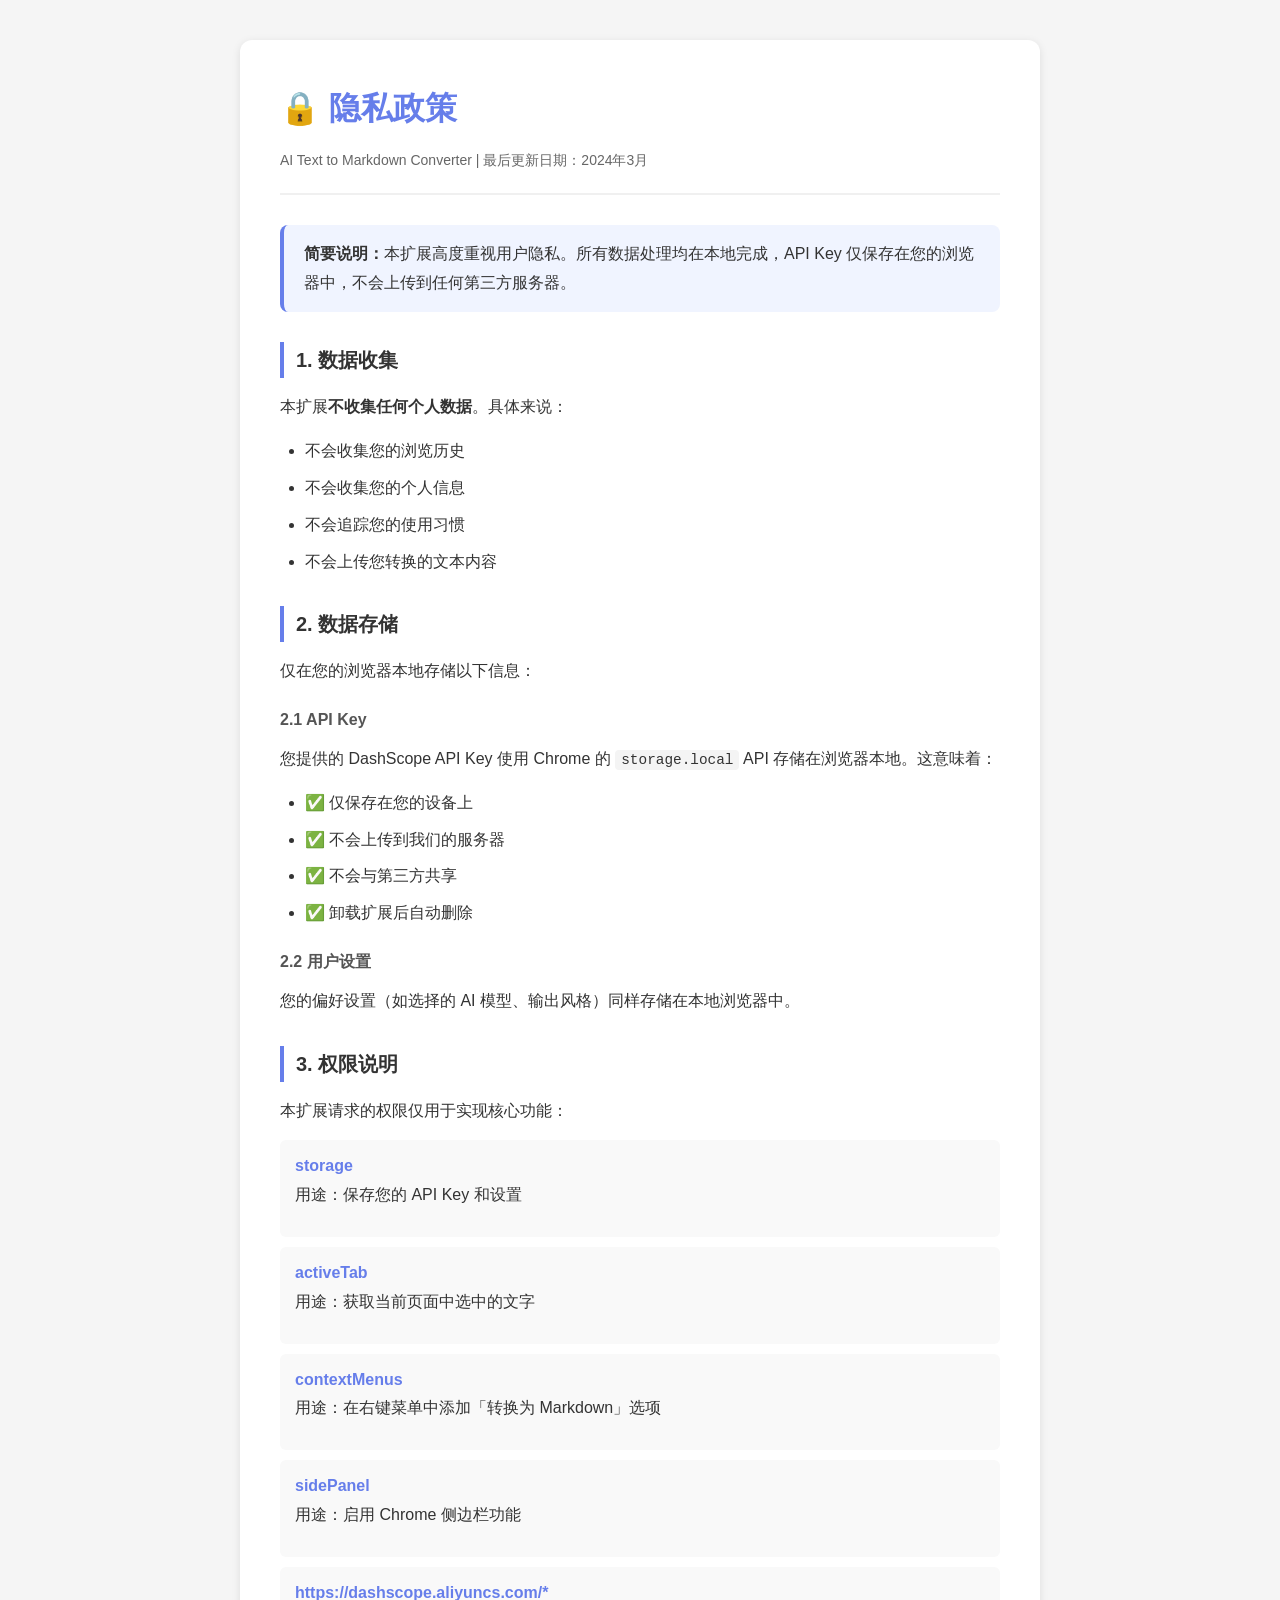
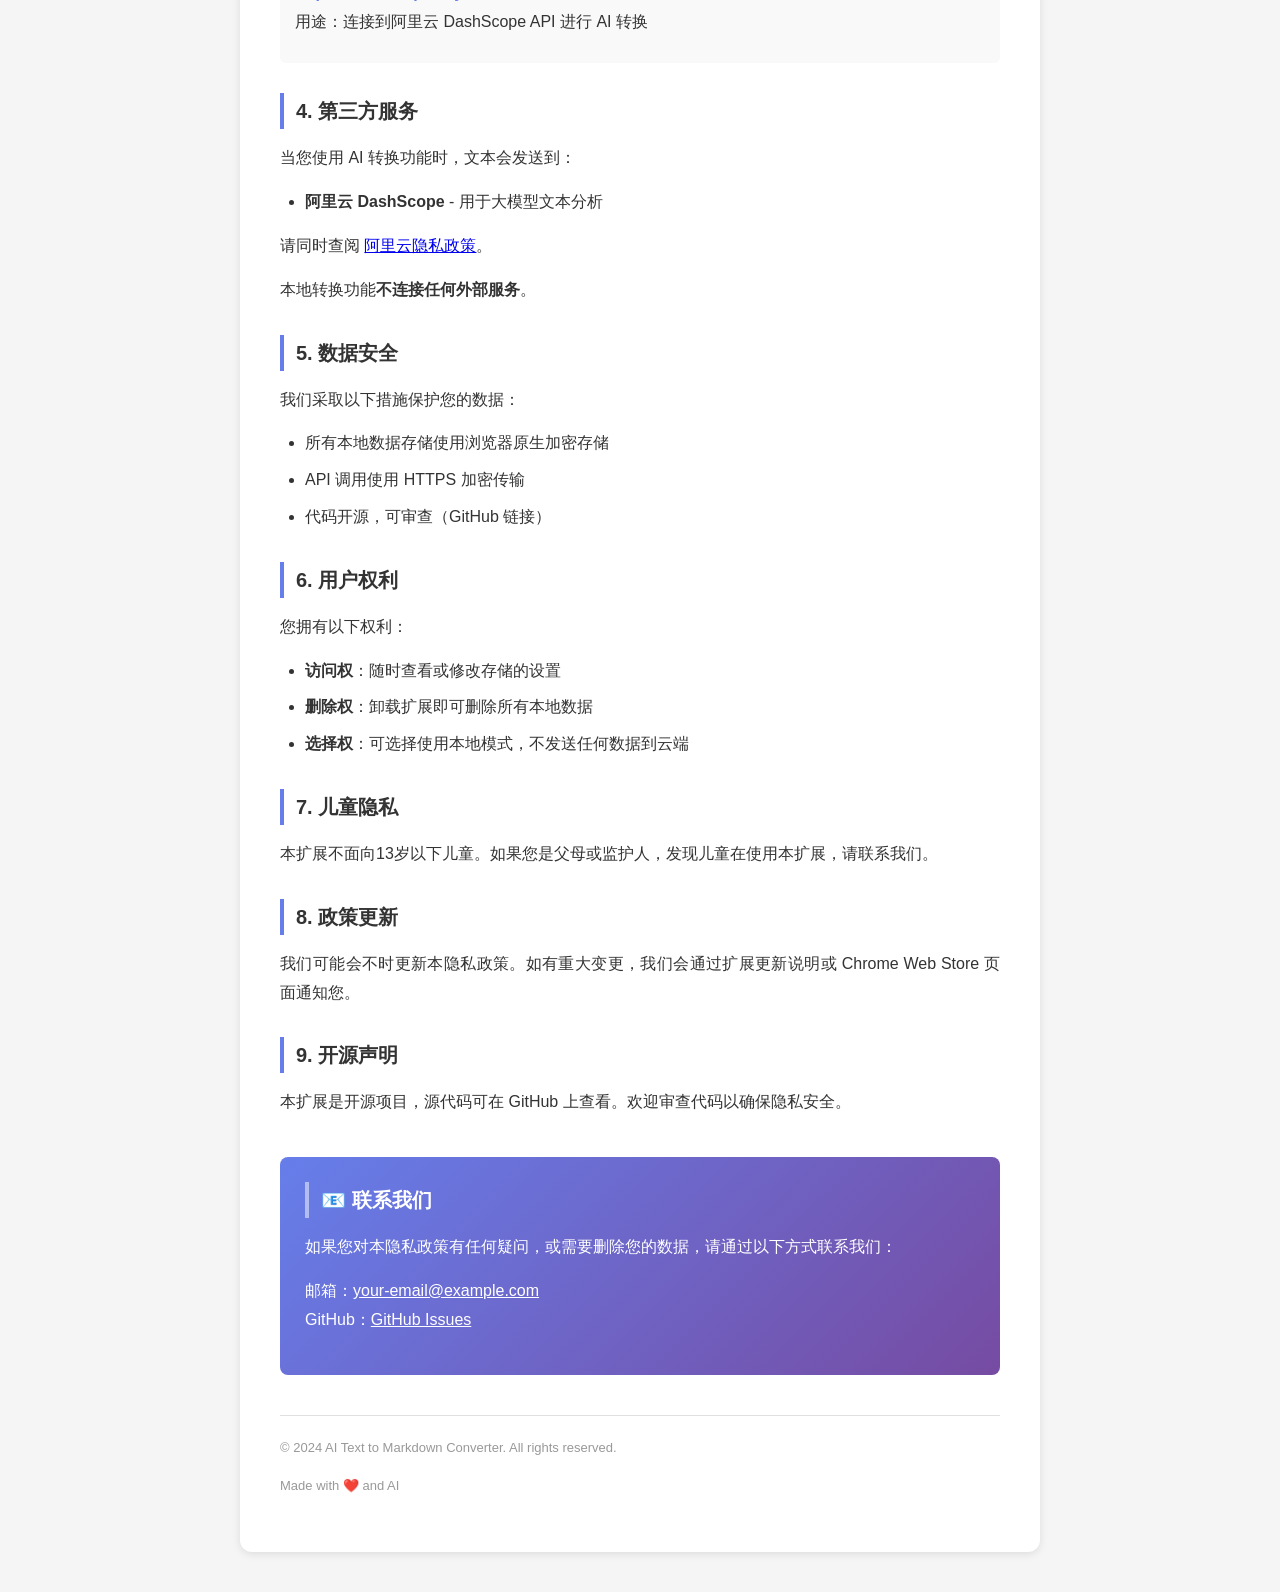
<file: privacy-policy/index.html>
<!DOCTYPE html>
<html lang="zh-CN">
<head>
    <meta charset="UTF-8">
    <meta name="viewport" content="width=device-width, initial-scale=1.0">
    <title>隐私政策 - AI Text to Markdown Converter</title>
    <style>
        * {
            margin: 0;
            padding: 0;
            box-sizing: border-box;
        }
        
        body {
            font-family: -apple-system, BlinkMacSystemFont, 'Segoe UI', Roboto, 'Helvetica Neue', Arial, sans-serif;
            line-height: 1.8;
            color: #333;
            background: #f5f5f5;
            padding: 40px 20px;
        }
        
        .container {
            max-width: 800px;
            margin: 0 auto;
            background: white;
            padding: 40px;
            border-radius: 12px;
            box-shadow: 0 2px 8px rgba(0,0,0,0.1);
        }
        
        h1 {
            color: #667eea;
            font-size: 32px;
            margin-bottom: 10px;
        }
        
        .subtitle {
            color: #666;
            font-size: 14px;
            margin-bottom: 30px;
            padding-bottom: 20px;
            border-bottom: 2px solid #f0f0f0;
        }
        
        h2 {
            color: #333;
            font-size: 20px;
            margin-top: 30px;
            margin-bottom: 15px;
            padding-left: 12px;
            border-left: 4px solid #667eea;
        }
        
        h3 {
            color: #555;
            font-size: 16px;
            margin-top: 20px;
            margin-bottom: 10px;
        }
        
        p {
            margin-bottom: 15px;
            text-align: justify;
        }
        
        ul, ol {
            margin-bottom: 15px;
            padding-left: 25px;
        }
        
        li {
            margin-bottom: 8px;
        }
        
        .highlight {
            background: #f0f4ff;
            padding: 15px 20px;
            border-radius: 8px;
            margin: 20px 0;
            border-left: 4px solid #667eea;
        }
        
        .contact {
            background: linear-gradient(135deg, #667eea, #764ba2);
            color: white;
            padding: 25px;
            border-radius: 8px;
            margin-top: 40px;
        }
        
        .contact h2 {
            color: white;
            border-left-color: rgba(255,255,255,0.5);
            margin-top: 0;
        }
        
        .contact a {
            color: #fff;
            text-decoration: underline;
        }
        
        code {
            background: #f4f4f4;
            padding: 2px 6px;
            border-radius: 4px;
            font-family: 'Consolas', monospace;
            font-size: 0.9em;
        }
        
        .permission-item {
            background: #f9f9f9;
            padding: 12px 15px;
            border-radius: 6px;
            margin-bottom: 10px;
        }
        
        .permission-name {
            font-weight: 600;
            color: #667eea;
        }
        
        footer {
            text-align: center;
            margin-top: 40px;
            padding-top: 20px;
            border-top: 1px solid #e0e0e0;
            color: #999;
            font-size: 13px;
        }
    </style>
</head>
<body>
    <div class="container">
        <h1>🔒 隐私政策</h1>
        <p class="subtitle">AI Text to Markdown Converter | 最后更新日期：2024年3月</p>
        
        <div class="highlight">
            <strong>简要说明：</strong>本扩展高度重视用户隐私。所有数据处理均在本地完成，API Key 仅保存在您的浏览器中，不会上传到任何第三方服务器。
        </div>
        
        <h2>1. 数据收集</h2>
        <p>本扩展<strong>不收集任何个人数据</strong>。具体来说：</p>
        <ul>
            <li>不会收集您的浏览历史</li>
            <li>不会收集您的个人信息</li>
            <li>不会追踪您的使用习惯</li>
            <li>不会上传您转换的文本内容</li>
        </ul>
        
        <h2>2. 数据存储</h2>
        <p>仅在您的浏览器本地存储以下信息：</p>
        
        <h3>2.1 API Key</h3>
        <p>您提供的 DashScope API Key 使用 Chrome 的 <code>storage.local</code> API 存储在浏览器本地。这意味着：</p>
        <ul>
            <li>✅ 仅保存在您的设备上</li>
            <li>✅ 不会上传到我们的服务器</li>
            <li>✅ 不会与第三方共享</li>
            <li>✅ 卸载扩展后自动删除</li>
        </ul>
        
        <h3>2.2 用户设置</h3>
        <p>您的偏好设置（如选择的 AI 模型、输出风格）同样存储在本地浏览器中。</p>
        
        <h2>3. 权限说明</h2>
        <p>本扩展请求的权限仅用于实现核心功能：</p>
        
        <div class="permission-item">
            <span class="permission-name">storage</span>
            <p>用途：保存您的 API Key 和设置</p>
        </div>
        
        <div class="permission-item">
            <span class="permission-name">activeTab</span>
            <p>用途：获取当前页面中选中的文字</p>
        </div>
        
        <div class="permission-item">
            <span class="permission-name">contextMenus</span>
            <p>用途：在右键菜单中添加「转换为 Markdown」选项</p>
        </div>
        
        <div class="permission-item">
            <span class="permission-name">sidePanel</span>
            <p>用途：启用 Chrome 侧边栏功能</p>
        </div>
        
        <div class="permission-item">
            <span class="permission-name">https://dashscope.aliyuncs.com/*</span>
            <p>用途：连接到阿里云 DashScope API 进行 AI 转换</p>
        </div>
        
        <h2>4. 第三方服务</h2>
        <p>当您使用 AI 转换功能时，文本会发送到：</p>
        <ul>
            <li><strong>阿里云 DashScope</strong> - 用于大模型文本分析</li>
        </ul>
        <p>请同时查阅 <a href="https://www.aliyun.com/legal/privacy" target="_blank">阿里云隐私政策</a>。</p>
        
        <p>本地转换功能<strong>不连接任何外部服务</strong>。</p>
        
        <h2>5. 数据安全</h2>
        <p>我们采取以下措施保护您的数据：</p>
        <ul>
            <li>所有本地数据存储使用浏览器原生加密存储</li>
            <li>API 调用使用 HTTPS 加密传输</li>
            <li>代码开源，可审查（GitHub 链接）</li>
        </ul>
        
        <h2>6. 用户权利</h2>
        <p>您拥有以下权利：</p>
        <ul>
            <li><strong>访问权</strong>：随时查看或修改存储的设置</li>
            <li><strong>删除权</strong>：卸载扩展即可删除所有本地数据</li>
            <li><strong>选择权</strong>：可选择使用本地模式，不发送任何数据到云端</li>
        </ul>
        
        <h2>7. 儿童隐私</h2>
        <p>本扩展不面向13岁以下儿童。如果您是父母或监护人，发现儿童在使用本扩展，请联系我们。</p>
        
        <h2>8. 政策更新</h2>
        <p>我们可能会不时更新本隐私政策。如有重大变更，我们会通过扩展更新说明或 Chrome Web Store 页面通知您。</p>
        
        <h2>9. 开源声明</h2>
        <p>本扩展是开源项目，源代码可在 GitHub 上查看。欢迎审查代码以确保隐私安全。</p>
        
        <div class="contact">
            <h2>📧 联系我们</h2>
            <p>如果您对本隐私政策有任何疑问，或需要删除您的数据，请通过以下方式联系我们：</p>
            <p style="margin-top: 15px;">
                邮箱：<a href="mailto:your-email@example.com">your-email@example.com</a><br>
                GitHub：<a href="https://github.com/yourusername/ai-text-to-markdown" target="_blank">GitHub Issues</a>
            </p>
        </div>
        
        <footer>
            <p>© 2024 AI Text to Markdown Converter. All rights reserved.</p>
            <p style="margin-top: 10px;">Made with ❤️ and AI</p>
        </footer>
    </div>
</body>
</html>
</file>
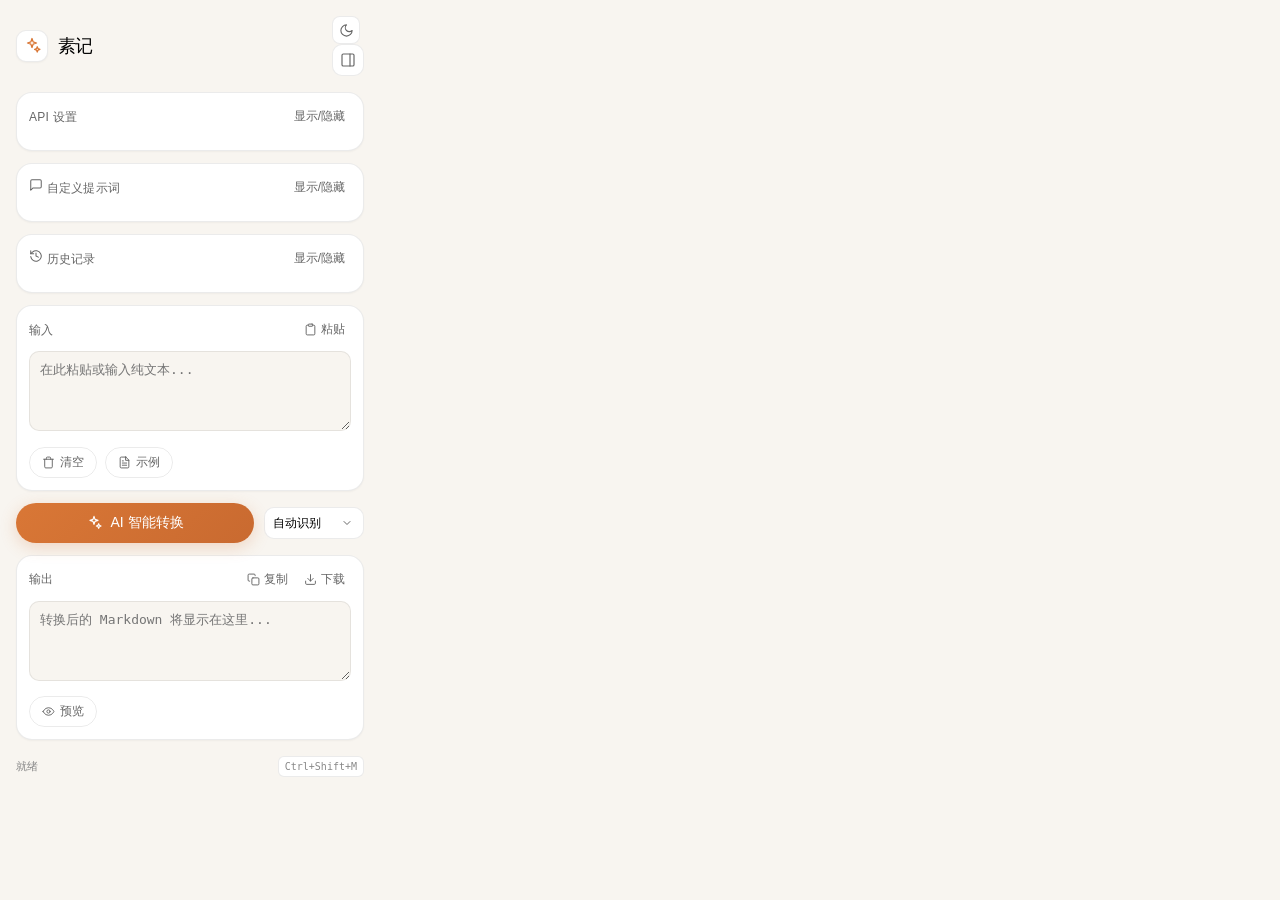
<file: plaintext-to-markdown-chrome/popup.html>
<!DOCTYPE html>
<html lang="zh-CN">
<head>
    <meta charset="UTF-8">
    <meta name="viewport" content="width=device-width, initial-scale=1.0">
    <title>素记</title>
    <link rel="stylesheet" href="popup.css">
</head>
<body>
    <!-- Icon sprite -->
    <svg width="0" height="0" style="position:absolute;" aria-hidden="true">
        <defs>
            <symbol id="icon-sparkle" viewBox="0 0 24 24" fill="none" stroke="currentColor" stroke-width="1.75" stroke-linecap="round" stroke-linejoin="round">
                <path d="M12 2l1.5 4.5L18 8l-4.5 1.5L12 14l-1.5-4.5L6 8l4.5-1.5L12 2z"/>
                <path d="M19 13l1 2.5 2.5 1-2.5 1-1 2.5-1-2.5-2.5-1 2.5-1 1-2.5z"/>
            </symbol>
            <symbol id="icon-panel" viewBox="0 0 24 24" fill="none" stroke="currentColor" stroke-width="1.75" stroke-linecap="round" stroke-linejoin="round">
                <rect x="3" y="3" width="18" height="18" rx="2"/>
                <path d="M15 3v18"/>
            </symbol>
            <symbol id="icon-sun" viewBox="0 0 24 24" fill="none" stroke="currentColor" stroke-width="1.75" stroke-linecap="round" stroke-linejoin="round">
                <circle cx="12" cy="12" r="4"/>
                <path d="M12 2v2"/>
                <path d="M12 20v2"/>
                <path d="M4.93 4.93l1.41 1.41"/>
                <path d="M17.66 17.66l1.41 1.41"/>
                <path d="M2 12h2"/>
                <path d="M20 12h2"/>
                <path d="M6.34 17.66l-1.41 1.41"/>
                <path d="M19.07 4.93l-1.41 1.41"/>
            </symbol>
            <symbol id="icon-moon" viewBox="0 0 24 24" fill="none" stroke="currentColor" stroke-width="1.75" stroke-linecap="round" stroke-linejoin="round">
                <path d="M12 3a6 6 0 0 0 9 9 9 9 0 1 1-9-9Z"/>
            </symbol>
            <symbol id="icon-history" viewBox="0 0 24 24" fill="none" stroke="currentColor" stroke-width="1.75" stroke-linecap="round" stroke-linejoin="round">
                <path d="M3 3v5h5"/>
                <path d="M3.05 13A9 9 0 1 0 6 5.3L3 8"/>
                <path d="M12 7v5l4 2"/>
            </symbol>
            <symbol id="icon-prompt" viewBox="0 0 24 24" fill="none" stroke="currentColor" stroke-width="1.75" stroke-linecap="round" stroke-linejoin="round">
                <path d="M21 15a2 2 0 0 1-2 2H7l-4 4V5a2 2 0 0 1 2-2h14a2 2 0 0 1 2 2z"/>
            </symbol>
            <symbol id="icon-paste" viewBox="0 0 24 24" fill="none" stroke="currentColor" stroke-width="1.75" stroke-linecap="round" stroke-linejoin="round">
                <path d="M15 2H9a1 1 0 0 0-1 1v2a1 1 0 0 0 1 1h6a1 1 0 0 0 1-1V3a1 1 0 0 0-1-1Z"/>
                <path d="M8 4H6a2 2 0 0 0-2 2v14a2 2 0 0 0 2 2h12a2 2 0 0 0 2-2V6a2 2 0 0 0-2-2h-2"/>
            </symbol>
            <symbol id="icon-trash" viewBox="0 0 24 24" fill="none" stroke="currentColor" stroke-width="1.75" stroke-linecap="round" stroke-linejoin="round">
                <path d="M3 6h18"/>
                <path d="M19 6v14a2 2 0 0 1-2 2H7a2 2 0 0 1-2-2V6"/>
                <path d="M8 6V4a2 2 0 0 1 2-2h4a2 2 0 0 1 2 2v2"/>
            </symbol>
            <symbol id="icon-file" viewBox="0 0 24 24" fill="none" stroke="currentColor" stroke-width="1.75" stroke-linecap="round" stroke-linejoin="round">
                <path d="M14.5 2H6a2 2 0 0 0-2 2v16a2 2 0 0 0 2 2h12a2 2 0 0 0 2-2V7.5L14.5 2z"/>
                <polyline points="14 2 14 8 20 8"/>
                <line x1="16" y1="13" x2="8" y2="13"/>
                <line x1="16" y1="17" x2="8" y2="17"/>
                <line x1="10" y1="9" x2="8" y2="9"/>
            </symbol>
            <symbol id="icon-copy" viewBox="0 0 24 24" fill="none" stroke="currentColor" stroke-width="1.75" stroke-linecap="round" stroke-linejoin="round">
                <rect x="9" y="9" width="13" height="13" rx="2" ry="2"/>
                <path d="M5 15H4a2 2 0 0 1-2-2V4a2 2 0 0 1 2-2h9a2 2 0 0 1 2 2v1"/>
            </symbol>
            <symbol id="icon-download" viewBox="0 0 24 24" fill="none" stroke="currentColor" stroke-width="1.75" stroke-linecap="round" stroke-linejoin="round">
                <path d="M21 15v4a2 2 0 0 1-2 2H5a2 2 0 0 1-2-2v-4"/>
                <polyline points="7 10 12 15 17 10"/>
                <line x1="12" y1="15" x2="12" y2="3"/>
            </symbol>
            <symbol id="icon-eye" viewBox="0 0 24 24" fill="none" stroke="currentColor" stroke-width="1.75" stroke-linecap="round" stroke-linejoin="round">
                <path d="M2 12s3-7 10-7 10 7 10 7-3 7-10 7-10-7-10-7Z"/>
                <circle cx="12" cy="12" r="3"/>
            </symbol>
        </defs>
    </svg>

    <div class="container">
        <!-- Header -->
        <header class="header">
            <div class="logo">
                <span class="logo-icon">
                    <svg class="icon icon-lg" aria-hidden="true"><use href="#icon-sparkle"/></svg>
                </span>
                <span class="logo-text">素记</span>
            </div>
            <div class="header-actions">
                <button id="theme-toggle" class="theme-toggle" title="切换深色模式" aria-label="切换深色模式">
                    <svg class="icon" aria-hidden="true"><use href="#icon-moon"/></svg>
                </button>
                <button id="open-sidepanel" class="icon-btn" title="在侧边栏打开" aria-label="在侧边栏打开">
                    <svg class="icon" aria-hidden="true"><use href="#icon-panel"/></svg>
                </button>
            </div>
        </header>

        <!-- API Settings -->
        <div class="section">
            <div class="section-header">
                <span>API 设置</span>
                <button id="toggle-api" class="link-btn">显示/隐藏</button>
            </div>
            <div id="api-panel" class="api-panel hidden">
                <select id="ai-provider" class="select"></select>
                <input type="password" id="api-key" placeholder="API Key" class="input">
                <p class="help-text"><a id="api-key-link" href="#" target="_blank">获取 API Key</a></p>
                <div class="setting-row">
                    <select id="ai-model" class="select"></select>
                    <select id="heading-level" class="select">
                        <option value="1"># H1</option>
                        <option value="2">## H2</option>
                        <option value="3">### H3</option>
                        <option value="4">#### H4</option>
                    </select>
                </div>
                <p class="help-text">标题起始级别：输出的最高级标题</p>

                <div class="switch-row">
                    <span>转换完成自动复制</span>
                    <input type="checkbox" id="auto-copy" class="switch">
                </div>

                <button id="test-api" class="btn-small">测试连接</button>
                <div class="style-template-header">
                    <label class="template-label">风格模板</label>
                    <span id="style-template-counter" class="char-counter">0 / 800</span>
                </div>
                <textarea id="style-template" class="textarea style-template-area"
                    placeholder="粘贴喜欢的 Markdown 样例，AI 会模仿其格式风格..."></textarea>
                <button id="clear-style-template" class="btn-small secondary" style="align-self:flex-end">清除</button>
            </div>
        </div>

        <!-- Custom Prompts -->
        <div class="section">
            <div class="section-header">
                <span>
                    <svg class="icon" aria-hidden="true"><use href="#icon-prompt"/></svg>
                    自定义提示词
                </span>
                <button id="toggle-prompts" class="link-btn">显示/隐藏</button>
            </div>
            <div id="prompts-panel" class="api-panel hidden">
                <select id="prompt-doc-type" class="select prompt-type-select"></select>
                <div class="prompt-editor">
                    <label>系统角色</label>
                    <textarea id="custom-system" class="textarea" placeholder="你是专业的 Markdown 格式化专家..."></textarea>
                    <span class="hint">可用占位符：{HEADING_INSTRUCTION}、{TEXT}</span>
                    <label>转换模板</label>
                    <textarea id="custom-template" class="textarea" placeholder="将以下文本转换为 Markdown..."></textarea>
                </div>
                <div class="toolbar">
                    <button id="save-prompt" class="btn-small">保存</button>
                    <button id="reset-prompt" class="btn-small secondary">重置默认</button>
                </div>
            </div>
        </div>

        <!-- History -->
        <div class="section">
            <div class="section-header">
                <span>
                    <svg class="icon" aria-hidden="true"><use href="#icon-history"/></svg>
                    历史记录
                </span>
                <button id="toggle-history" class="link-btn">显示/隐藏</button>
            </div>
            <div id="history-panel" class="history-panel hidden">
                <div class="history-empty">暂无历史记录</div>
            </div>
        </div>

        <!-- Input Area -->
        <div class="section">
            <div class="section-header">
                <span>输入</span>
                <button id="paste-btn" class="link-btn">
                    <svg class="icon" aria-hidden="true"><use href="#icon-paste"/></svg>
                    粘贴
                </button>
            </div>
            <textarea id="input-text" placeholder="在此粘贴或输入纯文本..." class="textarea"></textarea>
            <div class="toolbar">
                <button id="clear-btn" class="btn-small secondary">
                    <svg class="icon" aria-hidden="true"><use href="#icon-trash"/></svg>
                    清空
                </button>
                <button id="sample-btn" class="btn-small secondary">
                    <svg class="icon" aria-hidden="true"><use href="#icon-file"/></svg>
                    示例
                </button>
            </div>
        </div>

        <!-- Convert Button -->
        <div class="convert-row">
            <button id="convert-btn" class="btn-primary">
                <svg class="icon btn-icon-svg" aria-hidden="true"><use href="#icon-sparkle"/></svg>
                <span id="btn-text">AI 智能转换</span>
            </button>
            <select id="doc-type-override" class="select doc-type-select" title="文档类型">
                <option value="auto">自动识别</option>
                <option value="technical_doc">技术文档</option>
                <option value="meeting_notes">会议记录</option>
                <option value="code_snippet">代码片段</option>
                <option value="data_report">数据报告</option>
                <option value="general_prose">通用文本</option>
            </select>
        </div>

        <!-- Loading Indicator -->
        <div id="loading" class="loading hidden">
            <div class="spinner"></div>
            <span>AI 正在分析...</span>
        </div>

        <!-- Output Area -->
        <div class="section">
            <div class="section-header">
                <span>输出</span>
                <div class="output-actions">
                    <button id="copy-btn" class="link-btn">
                        <svg class="icon" aria-hidden="true"><use href="#icon-copy"/></svg>
                        复制
                    </button>
                    <button id="download-btn" class="link-btn">
                        <svg class="icon" aria-hidden="true"><use href="#icon-download"/></svg>
                        下载
                    </button>
                </div>
            </div>
            <textarea id="output-text" placeholder="转换后的 Markdown 将显示在这里..." class="textarea output" readonly></textarea>
            <div id="output-preview" class="preview hidden"></div>
            <div class="toolbar">
                <button id="preview-toggle" class="btn-small secondary">
                    <svg class="icon" aria-hidden="true"><use href="#icon-eye"/></svg>
                    预览
                </button>
            </div>
        </div>

        <!-- Footer -->
        <footer class="footer">
            <span id="status-text">就绪</span>
            <span class="shortcuts">Ctrl+Shift+M</span>
        </footer>
    </div>

    <script src="utils.js"></script>
    <script src="popup.js"></script>
</body>
</html>
</file>
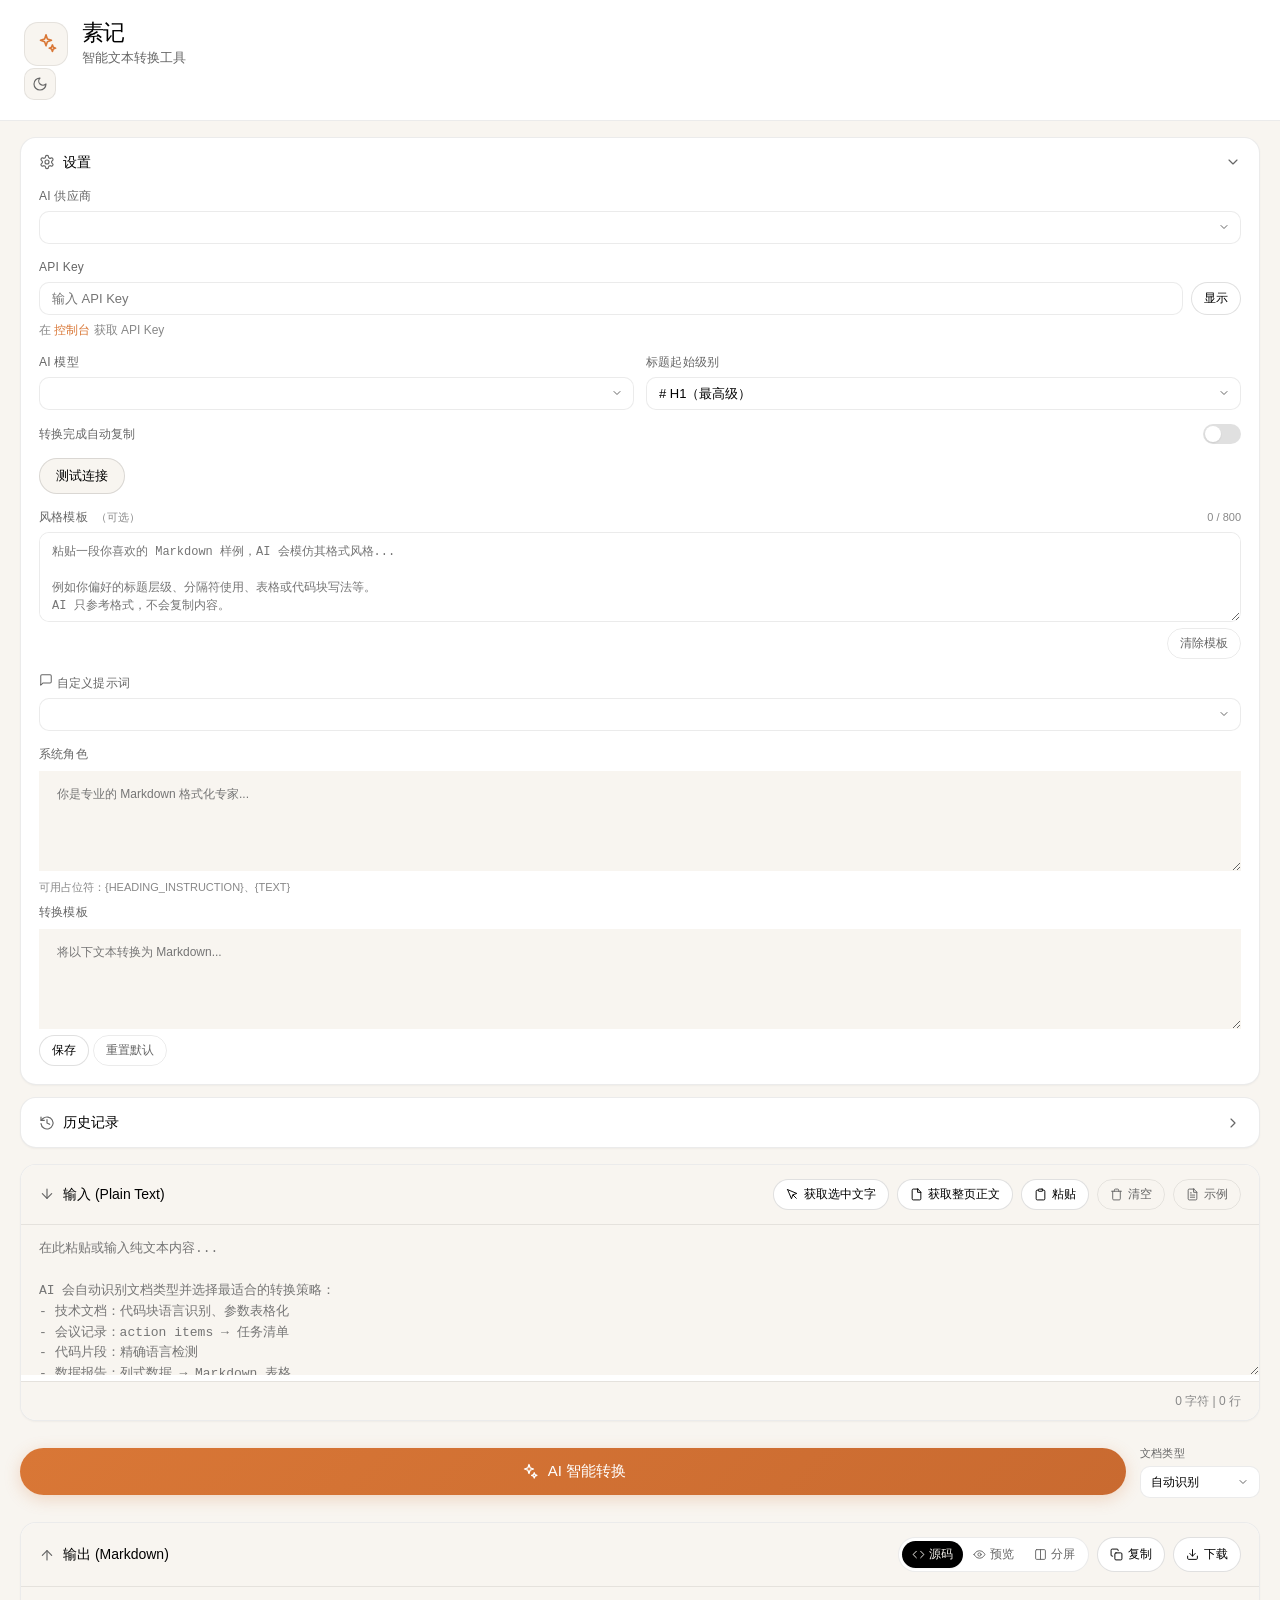
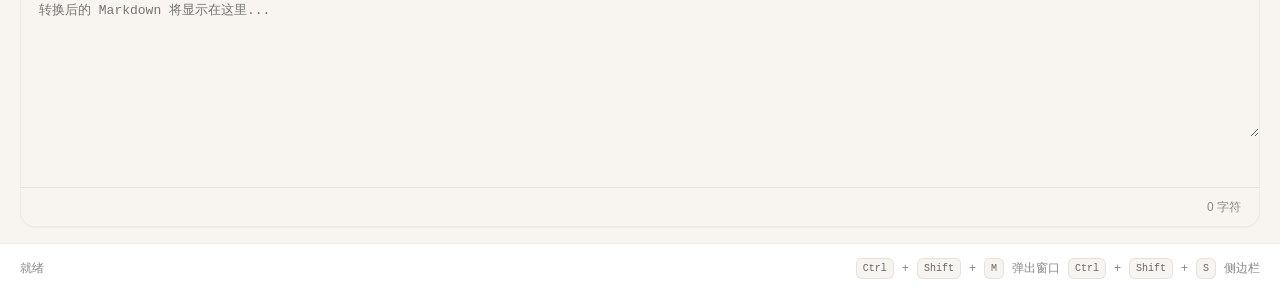
<file: plaintext-to-markdown-chrome/sidepanel.html>
<!DOCTYPE html>
<html lang="zh-CN">
<head>
    <meta charset="UTF-8">
    <meta name="viewport" content="width=device-width, initial-scale=1.0">
    <title>素记 - Side Panel</title>
    <link rel="stylesheet" href="sidepanel.css">
</head>
<body>
    <!-- Icon sprite -->
    <svg width="0" height="0" style="position:absolute;" aria-hidden="true">
        <defs>
            <symbol id="icon-sparkle" viewBox="0 0 24 24" fill="none" stroke="currentColor" stroke-width="1.75" stroke-linecap="round" stroke-linejoin="round">
                <path d="M12 2l1.5 4.5L18 8l-4.5 1.5L12 14l-1.5-4.5L6 8l4.5-1.5L12 2z"/>
                <path d="M19 13l1 2.5 2.5 1-2.5 1-1 2.5-1-2.5-2.5-1 2.5-1 1-2.5z"/>
            </symbol>
            <symbol id="icon-settings" viewBox="0 0 24 24" fill="none" stroke="currentColor" stroke-width="1.75" stroke-linecap="round" stroke-linejoin="round">
                <path d="M12.22 2h-.44a2 2 0 0 0-2 2v.18a2 2 0 0 1-1 1.73l-.43.25a2 2 0 0 1-2 0l-.15-.08a2 2 0 0 0-2.73.73l-.22.38a2 2 0 0 0 .73 2.73l.15.1a2 2 0 0 1 1 1.72v.51a2 2 0 0 1-1 1.74l-.15.09a2 2 0 0 0-.73 2.73l.22.38a2 2 0 0 0 2.73.73l.15-.08a2 2 0 0 1 2 0l.43.25a2 2 0 0 1 1 1.73V20a2 2 0 0 0 2 2h.44a2 2 0 0 0 2-2v-.18a2 2 0 0 1 1-1.73l.43-.25a2 2 0 0 1 2 0l.15.08a2 2 0 0 0 2.73-.73l.22-.39a2 2 0 0 0-.73-2.73l-.15-.08a2 2 0 0 1-1-1.74v-.47a2 2 0 0 1 1-1.74l.15-.09a2 2 0 0 0 .73-2.73l-.22-.38a2 2 0 0 0-2.73-.73l-.15.08a2 2 0 0 1-2 0l-.43-.25a2 2 0 0 1-1-1.73V4a2 2 0 0 0-2-2z"/>
                <circle cx="12" cy="12" r="3"/>
            </symbol>
            <symbol id="icon-chevron" viewBox="0 0 24 24" fill="none" stroke="currentColor" stroke-width="1.75" stroke-linecap="round" stroke-linejoin="round">
                <path d="m6 9 6 6 6-6"/>
            </symbol>
            <symbol id="icon-sun" viewBox="0 0 24 24" fill="none" stroke="currentColor" stroke-width="1.75" stroke-linecap="round" stroke-linejoin="round">
                <circle cx="12" cy="12" r="4"/>
                <path d="M12 2v2"/>
                <path d="M12 20v2"/>
                <path d="M4.93 4.93l1.41 1.41"/>
                <path d="M17.66 17.66l1.41 1.41"/>
                <path d="M2 12h2"/>
                <path d="M20 12h2"/>
                <path d="M6.34 17.66l-1.41 1.41"/>
                <path d="M19.07 4.93l-1.41 1.41"/>
            </symbol>
            <symbol id="icon-moon" viewBox="0 0 24 24" fill="none" stroke="currentColor" stroke-width="1.75" stroke-linecap="round" stroke-linejoin="round">
                <path d="M12 3a6 6 0 0 0 9 9 9 9 0 1 1-9-9Z"/>
            </symbol>
            <symbol id="icon-history" viewBox="0 0 24 24" fill="none" stroke="currentColor" stroke-width="1.75" stroke-linecap="round" stroke-linejoin="round">
                <path d="M3 3v5h5"/>
                <path d="M3.05 13A9 9 0 1 0 6 5.3L3 8"/>
                <path d="M12 7v5l4 2"/>
            </symbol>
            <symbol id="icon-prompt" viewBox="0 0 24 24" fill="none" stroke="currentColor" stroke-width="1.75" stroke-linecap="round" stroke-linejoin="round">
                <path d="M21 15a2 2 0 0 1-2 2H7l-4 4V5a2 2 0 0 1 2-2h14a2 2 0 0 1 2 2z"/>
            </symbol>
            <symbol id="icon-page" viewBox="0 0 24 24" fill="none" stroke="currentColor" stroke-width="1.75" stroke-linecap="round" stroke-linejoin="round">
                <path d="M14.5 2H6a2 2 0 0 0-2 2v16a2 2 0 0 0 2 2h12a2 2 0 0 0 2-2V7.5L14.5 2z"/>
                <polyline points="14 2 14 8 20 8"/>
            </symbol>
            <symbol id="icon-cursor" viewBox="0 0 24 24" fill="none" stroke="currentColor" stroke-width="1.75" stroke-linecap="round" stroke-linejoin="round">
                <path d="M3 3l7.07 16.97 2.51-7.39 7.39-2.51L3 3z"/>
                <path d="M13 13l6 6"/>
            </symbol>
            <symbol id="icon-paste" viewBox="0 0 24 24" fill="none" stroke="currentColor" stroke-width="1.75" stroke-linecap="round" stroke-linejoin="round">
                <path d="M15 2H9a1 1 0 0 0-1 1v2a1 1 0 0 0 1 1h6a1 1 0 0 0 1-1V3a1 1 0 0 0-1-1Z"/>
                <path d="M8 4H6a2 2 0 0 0-2 2v14a2 2 0 0 0 2 2h12a2 2 0 0 0 2-2V6a2 2 0 0 0-2-2h-2"/>
            </symbol>
            <symbol id="icon-trash" viewBox="0 0 24 24" fill="none" stroke="currentColor" stroke-width="1.75" stroke-linecap="round" stroke-linejoin="round">
                <path d="M3 6h18"/>
                <path d="M19 6v14a2 2 0 0 1-2 2H7a2 2 0 0 1-2-2V6"/>
                <path d="M8 6V4a2 2 0 0 1 2-2h4a2 2 0 0 1 2 2v2"/>
            </symbol>
            <symbol id="icon-file" viewBox="0 0 24 24" fill="none" stroke="currentColor" stroke-width="1.75" stroke-linecap="round" stroke-linejoin="round">
                <path d="M14.5 2H6a2 2 0 0 0-2 2v16a2 2 0 0 0 2 2h12a2 2 0 0 0 2-2V7.5L14.5 2z"/>
                <polyline points="14 2 14 8 20 8"/>
                <line x1="16" y1="13" x2="8" y2="13"/>
                <line x1="16" y1="17" x2="8" y2="17"/>
                <line x1="10" y1="9" x2="8" y2="9"/>
            </symbol>
            <symbol id="icon-code" viewBox="0 0 24 24" fill="none" stroke="currentColor" stroke-width="1.75" stroke-linecap="round" stroke-linejoin="round">
                <polyline points="16 18 22 12 16 6"/>
                <polyline points="8 6 2 12 8 18"/>
            </symbol>
            <symbol id="icon-eye" viewBox="0 0 24 24" fill="none" stroke="currentColor" stroke-width="1.75" stroke-linecap="round" stroke-linejoin="round">
                <path d="M2 12s3-7 10-7 10 7 10 7-3 7-10 7-10-7-10-7Z"/>
                <circle cx="12" cy="12" r="3"/>
            </symbol>
            <symbol id="icon-split" viewBox="0 0 24 24" fill="none" stroke="currentColor" stroke-width="1.75" stroke-linecap="round" stroke-linejoin="round">
                <rect x="3" y="3" width="18" height="18" rx="2"/>
                <path d="M12 3v18"/>
            </symbol>
            <symbol id="icon-copy" viewBox="0 0 24 24" fill="none" stroke="currentColor" stroke-width="1.75" stroke-linecap="round" stroke-linejoin="round">
                <rect x="9" y="9" width="13" height="13" rx="2" ry="2"/>
                <path d="M5 15H4a2 2 0 0 1-2-2V4a2 2 0 0 1 2-2h9a2 2 0 0 1 2 2v1"/>
            </symbol>
            <symbol id="icon-download" viewBox="0 0 24 24" fill="none" stroke="currentColor" stroke-width="1.75" stroke-linecap="round" stroke-linejoin="round">
                <path d="M21 15v4a2 2 0 0 1-2 2H5a2 2 0 0 1-2-2v-4"/>
                <polyline points="7 10 12 15 17 10"/>
                <line x1="12" y1="15" x2="12" y2="3"/>
            </symbol>
            <symbol id="icon-arrow-down" viewBox="0 0 24 24" fill="none" stroke="currentColor" stroke-width="1.75" stroke-linecap="round" stroke-linejoin="round">
                <path d="M12 3v14"/>
                <path d="m19 10-7 7-7-7"/>
            </symbol>
            <symbol id="icon-arrow-up" viewBox="0 0 24 24" fill="none" stroke="currentColor" stroke-width="1.75" stroke-linecap="round" stroke-linejoin="round">
                <path d="M12 21V7"/>
                <path d="m5 14 7-7 7 7"/>
            </symbol>
        </defs>
    </svg>

    <div class="container">
        <!-- Header -->
        <header class="header">
            <div class="logo">
                <span class="logo-icon">
                    <svg class="icon icon-lg" aria-hidden="true"><use href="#icon-sparkle"/></svg>
                </span>
                <div>
                    <div class="logo-title">素记</div>
                    <div class="logo-subtitle">智能文本转换工具</div>
                </div>
            </div>
            <button id="theme-toggle" class="theme-toggle" title="切换深色模式" aria-label="切换深色模式">
                <svg class="icon" aria-hidden="true"><use href="#icon-moon"/></svg>
            </button>
        </header>

        <!-- Settings Panel -->
        <div class="settings-panel" id="settings-panel">
            <div class="panel-header" id="toggle-settings">
                <span class="panel-title">
                    <svg class="icon" aria-hidden="true"><use href="#icon-settings"/></svg>
                    设置
                </span>
                <svg class="icon chevron" aria-hidden="true"><use href="#icon-chevron"/></svg>
            </div>
            <div class="panel-content" id="settings-content">
                <div class="setting-group">
                    <label>AI 供应商</label>
                    <select id="ai-provider" class="select"></select>
                </div>

                <div class="setting-group">
                    <label>API Key</label>
                    <div class="input-group">
                        <input type="password" id="api-key" class="input" placeholder="输入 API Key">
                        <button id="toggle-key-visibility" class="btn-small">显示</button>
                    </div>
                    <p class="help-text">在 <a id="api-key-link" href="#" target="_blank">控制台</a> 获取 API Key</p>
                </div>

                <div class="setting-row">
                    <div class="setting-group">
                        <label>AI 模型</label>
                        <select id="ai-model" class="select"></select>
                    </div>

                    <div class="setting-group">
                        <label>标题起始级别</label>
                        <select id="heading-level" class="select">
                            <option value="1"># H1（最高级）</option>
                            <option value="2">## H2</option>
                            <option value="3">### H3</option>
                            <option value="4">#### H4</option>
                        </select>
                    </div>
                </div>

                <div class="switch-row">
                    <span>转换完成自动复制</span>
                    <input type="checkbox" id="auto-copy" class="switch">
                </div>

                <button id="test-api" class="btn-secondary">测试连接</button>

                <div class="setting-group">
                    <div class="style-template-header">
                        <label>风格模板 <span class="label-optional">（可选）</span></label>
                        <span id="style-template-counter" class="char-counter">0 / 800</span>
                    </div>
                    <textarea id="style-template" class="textarea style-template-area"
                        placeholder="粘贴一段你喜欢的 Markdown 样例，AI 会模仿其格式风格...

例如你偏好的标题层级、分隔符使用、表格或代码块写法等。
AI 只参考格式，不会复制内容。"></textarea>
                    <button id="clear-style-template" class="btn-small secondary" style="align-self:flex-end">清除模板</button>
                </div>

                <div class="setting-group">
                    <div class="style-template-header">
                        <label>
                            <svg class="icon" aria-hidden="true"><use href="#icon-prompt"/></svg>
                            自定义提示词
                        </label>
                    </div>
                    <select id="prompt-doc-type" class="select prompt-type-select"></select>
                    <div class="prompt-editor">
                        <label>系统角色</label>
                        <textarea id="custom-system" class="textarea" placeholder="你是专业的 Markdown 格式化专家..."></textarea>
                        <span class="hint">可用占位符：{HEADING_INSTRUCTION}、{TEXT}</span>
                        <label>转换模板</label>
                        <textarea id="custom-template" class="textarea" placeholder="将以下文本转换为 Markdown..."></textarea>
                    </div>
                    <div class="toolbar">
                        <button id="save-prompt" class="btn-small">保存</button>
                        <button id="reset-prompt" class="btn-small secondary">重置默认</button>
                    </div>
                </div>
            </div>
        </div>

        <!-- History -->
        <div class="settings-panel" style="margin-top:12px;">
            <div class="panel-header" id="toggle-history">
                <span class="panel-title">
                    <svg class="icon" aria-hidden="true"><use href="#icon-history"/></svg>
                    历史记录
                </span>
                <svg class="icon chevron" aria-hidden="true"><use href="#icon-chevron"/></svg>
            </div>
            <div class="panel-content collapsed" id="history-panel">
                <div class="history-empty">暂无历史记录</div>
            </div>
        </div>

        <!-- Main Content -->
        <div class="main-content">
            <!-- Input Section -->
            <div class="section">
                <div class="section-header">
                    <div class="section-title">
                        <svg class="icon" aria-hidden="true"><use href="#icon-arrow-down"/></svg>
                        输入 (Plain Text)
                    </div>
                    <div class="section-actions">
                        <button id="get-page-text" class="btn-small">
                            <svg class="icon" aria-hidden="true"><use href="#icon-cursor"/></svg>
                            获取选中文字
                        </button>
                        <button id="get-page-content" class="btn-small">
                            <svg class="icon" aria-hidden="true"><use href="#icon-page"/></svg>
                            获取整页正文
                        </button>
                        <button id="paste-btn" class="btn-small">
                            <svg class="icon" aria-hidden="true"><use href="#icon-paste"/></svg>
                            粘贴
                        </button>
                        <button id="clear-btn" class="btn-small secondary">
                            <svg class="icon" aria-hidden="true"><use href="#icon-trash"/></svg>
                            清空
                        </button>
                        <button id="sample-btn" class="btn-small secondary">
                            <svg class="icon" aria-hidden="true"><use href="#icon-file"/></svg>
                            示例
                        </button>
                    </div>
                </div>
                <textarea id="input-text" class="textarea" placeholder="在此粘贴或输入纯文本内容...

AI 会自动识别文档类型并选择最适合的转换策略：
- 技术文档：代码块语言识别、参数表格化
- 会议记录：action items → 任务清单
- 代码片段：精确语言检测
- 数据报告：列式数据 → Markdown 表格
- 通用文本：标准结构化转换"></textarea>
                <div class="input-stats" id="input-stats">0 字符 | 0 行</div>
            </div>

            <!-- Convert Button -->
            <div class="convert-bar">
                <div class="convert-row">
                    <button id="convert-btn" class="btn-convert">
                        <svg class="icon btn-icon-svg" aria-hidden="true"><use href="#icon-sparkle"/></svg>
                        <span id="btn-text">AI 智能转换</span>
                    </button>
                    <div class="doc-type-selector">
                        <label class="selector-label">文档类型</label>
                        <select id="doc-type-override" class="select doc-type-select">
                            <option value="auto">自动识别</option>
                            <option value="technical_doc">技术文档</option>
                            <option value="meeting_notes">会议记录</option>
                            <option value="code_snippet">代码片段</option>
                            <option value="data_report">数据报告</option>
                            <option value="general_prose">通用文本</option>
                        </select>
                    </div>
                </div>
                <div id="loading-indicator" class="loading hidden">
                    <div class="spinner"></div>
                    <span id="loading-text">分析文档结构...</span>
                </div>
            </div>

            <!-- Output Section -->
            <div class="section">
                <div class="section-header">
                    <div class="section-title">
                        <svg class="icon" aria-hidden="true"><use href="#icon-arrow-up"/></svg>
                        输出 (Markdown)
                    </div>
                    <div class="section-actions">
                        <div class="view-toggle">
                            <button class="view-btn active" data-view="source">
                                <svg class="icon" aria-hidden="true"><use href="#icon-code"/></svg>
                                源码
                            </button>
                            <button class="view-btn" data-view="preview">
                                <svg class="icon" aria-hidden="true"><use href="#icon-eye"/></svg>
                                预览
                            </button>
                            <button class="view-btn" data-view="split">
                                <svg class="icon" aria-hidden="true"><use href="#icon-split"/></svg>
                                分屏
                            </button>
                        </div>
                        <button id="copy-btn" class="btn-small">
                            <svg class="icon" aria-hidden="true"><use href="#icon-copy"/></svg>
                            复制
                        </button>
                        <button id="download-btn" class="btn-small">
                            <svg class="icon" aria-hidden="true"><use href="#icon-download"/></svg>
                            下载
                        </button>
                    </div>
                </div>

                <div class="output-container">
                    <!-- Source View -->
                    <div id="view-source" class="view-content">
                        <textarea id="output-text" class="textarea output" readonly placeholder="转换后的 Markdown 将显示在这里..."></textarea>
                    </div>

                    <!-- Preview View -->
                    <div id="view-preview" class="view-content hidden">
                        <div id="preview-content" class="preview-area"></div>
                    </div>

                    <!-- Split View -->
                    <div id="view-split" class="view-content split hidden">
                        <textarea id="output-text-split" class="textarea output" readonly></textarea>
                        <div id="preview-content-split" class="preview-area"></div>
                    </div>
                </div>

                <div class="output-stats" id="output-stats">0 字符</div>
            </div>
        </div>

        <!-- Footer -->
        <footer class="footer">
            <span id="status-text">就绪</span>
            <div class="shortcuts">
                <kbd>Ctrl</kbd>+<kbd>Shift</kbd>+<kbd>M</kbd> 弹出窗口
                <kbd>Ctrl</kbd>+<kbd>Shift</kbd>+<kbd>S</kbd> 侧边栏
            </div>
        </footer>
    </div>

    <script src="utils.js"></script>
    <script src="sidepanel.js"></script>
</body>
</html>
</file>
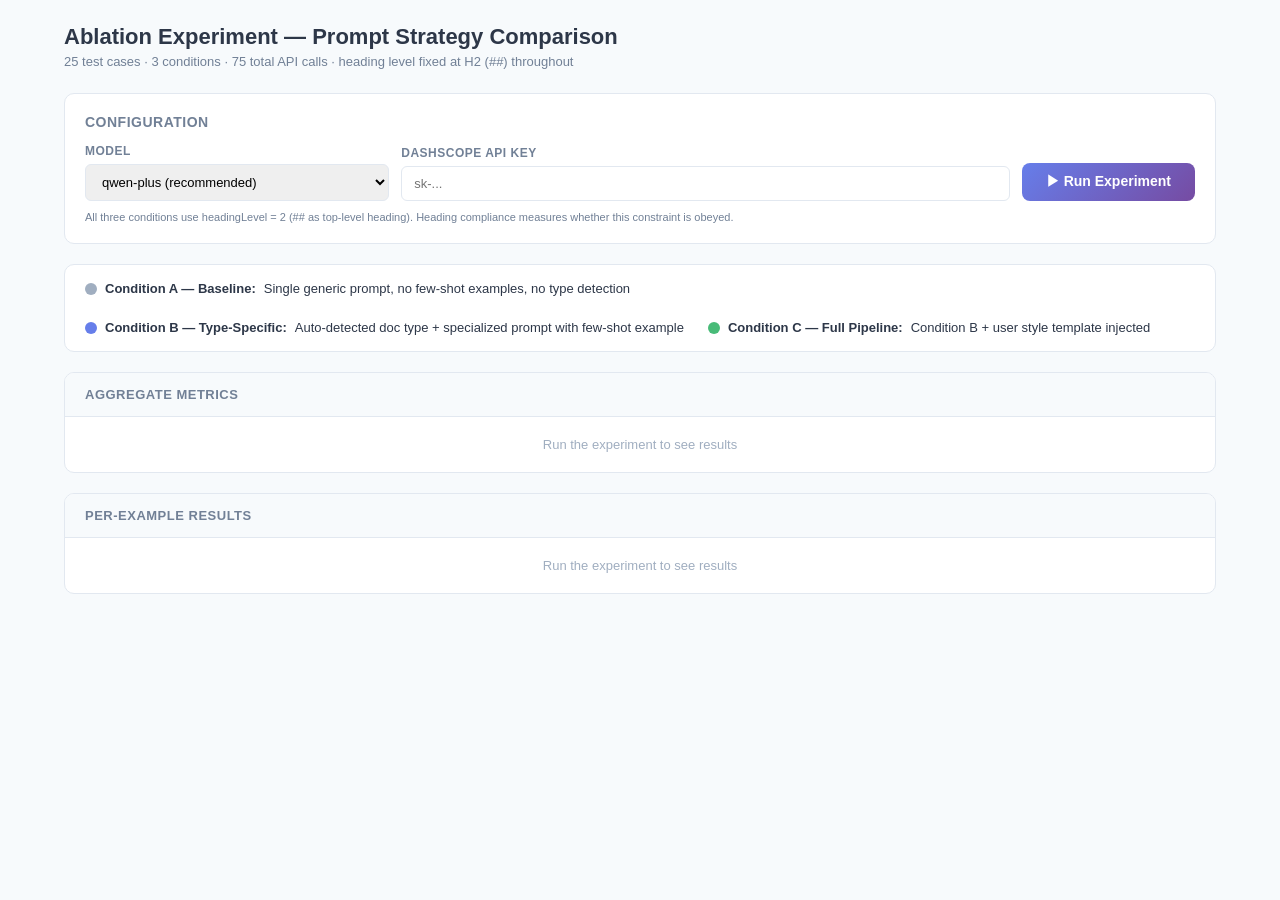
<file: plaintext-to-markdown-chrome/test-ablation.html>
<!DOCTYPE html>
<html lang="zh-CN">
<head>
<meta charset="UTF-8">
<title>Ablation Experiment — Prompt Strategy Comparison</title>
<style>
  * { box-sizing: border-box; margin: 0; padding: 0; }
  body { font-family: -apple-system, BlinkMacSystemFont, 'Segoe UI', sans-serif; background: #f7fafc; color: #2d3748; font-size: 14px; }
  .container { max-width: 1200px; margin: 0 auto; padding: 24px; }
  h1 { font-size: 22px; font-weight: 700; margin-bottom: 4px; }
  .subtitle { color: #718096; margin-bottom: 24px; font-size: 13px; }
  .setup { background: white; border-radius: 10px; border: 1px solid #e2e8f0; padding: 20px; margin-bottom: 20px; }
  .setup h2 { font-size: 14px; font-weight: 600; margin-bottom: 14px; color: #718096; text-transform: uppercase; letter-spacing: 0.5px; }
  .setup-row { display: grid; grid-template-columns: 1fr 2fr auto; gap: 12px; align-items: end; }
  label { font-size: 12px; font-weight: 600; color: #718096; text-transform: uppercase; letter-spacing: 0.5px; display: block; margin-bottom: 6px; }
  input, select { width: 100%; padding: 9px 12px; border: 1px solid #e2e8f0; border-radius: 6px; font-size: 13px; outline: none; }
  input:focus, select:focus { border-color: #667eea; }
  .run-btn { background: linear-gradient(135deg, #667eea, #764ba2); color: white; border: none; padding: 10px 24px; border-radius: 8px; font-size: 14px; font-weight: 600; cursor: pointer; white-space: nowrap; }
  .run-btn:hover { opacity: 0.9; }
  .run-btn:disabled { opacity: 0.5; cursor: not-allowed; }
  .legend { background: white; border-radius: 10px; border: 1px solid #e2e8f0; padding: 16px 20px; margin-bottom: 20px; display: flex; gap: 24px; flex-wrap: wrap; }
  .legend-item { display: flex; align-items: center; gap: 8px; font-size: 13px; }
  .dot { width: 12px; height: 12px; border-radius: 50%; flex-shrink: 0; }
  .dot-a { background: #a0aec0; }
  .dot-b { background: #667eea; }
  .dot-c { background: #48bb78; }
  .progress-bar { background: white; border-radius: 10px; border: 1px solid #e2e8f0; padding: 16px 20px; margin-bottom: 20px; }
  .progress-track { background: #e2e8f0; border-radius: 4px; height: 8px; margin: 10px 0; }
  .progress-fill { background: linear-gradient(90deg, #667eea, #764ba2); height: 100%; border-radius: 4px; transition: width 0.3s; }
  .progress-label { font-size: 12px; color: #718096; }
  .section { background: white; border-radius: 10px; border: 1px solid #e2e8f0; margin-bottom: 20px; overflow: hidden; }
  .section-title { padding: 14px 20px; font-weight: 600; border-bottom: 1px solid #e2e8f0; background: #f7fafc; font-size: 13px; text-transform: uppercase; letter-spacing: 0.5px; color: #718096; }
  /* Summary cards */
  .summary-grid { display: grid; grid-template-columns: repeat(5, 1fr); gap: 1px; background: #e2e8f0; }
  .metric-card { background: white; padding: 16px; text-align: center; }
  .metric-name { font-size: 11px; color: #718096; text-transform: uppercase; letter-spacing: 0.5px; margin-bottom: 8px; }
  .metric-row { display: flex; justify-content: center; gap: 12px; }
  .metric-val { font-size: 18px; font-weight: 700; }
  .val-a { color: #a0aec0; }
  .val-b { color: #667eea; }
  .val-c { color: #48bb78; }
  .metric-delta { font-size: 11px; margin-top: 2px; }
  .delta-pos { color: #48bb78; }
  .delta-neg { color: #f56565; }
  /* Results table */
  .results-wrap { padding: 0; overflow-x: auto; }
  table.results { width: 100%; border-collapse: collapse; font-size: 13px; }
  .results th { padding: 10px 14px; background: #f7fafc; font-size: 11px; font-weight: 600; text-transform: uppercase; letter-spacing: 0.5px; color: #718096; border-bottom: 1px solid #e2e8f0; text-align: left; }
  .results td { padding: 10px 14px; border-bottom: 1px solid #f7fafc; vertical-align: top; }
  .results tr:hover td { background: #f7fafc; }
  .tag-ct { display: inline-block; padding: 2px 8px; border-radius: 10px; font-size: 11px; font-weight: 600; }
  .tag-td { background: #bee3f8; color: #2c5282; }
  .tag-mn { background: #fefcbf; color: #744210; }
  .tag-cs { background: #c6f6d5; color: #22543d; }
  .tag-dr { background: #e9d8fd; color: #44337a; }
  .tag-gp { background: #e2e8f0; color: #4a5568; }
  .check { color: #48bb78; font-weight: 700; }
  .cross { color: #f56565; font-weight: 700; }
  .cell-a { color: #a0aec0; }
  .cell-b { color: #667eea; font-weight: 600; }
  .cell-c { color: #48bb78; font-weight: 600; }
  .pending { color: #cbd5e0; font-style: italic; font-size: 12px; }
  .running { color: #667eea; font-style: italic; font-size: 12px; }
  .error-cell { color: #f56565; font-size: 11px; }
  .input-preview { font-size: 11px; color: #718096; font-family: monospace; max-width: 200px; overflow: hidden; text-overflow: ellipsis; white-space: nowrap; }
  .empty-note { color: #a0aec0; font-size: 13px; padding: 20px; text-align: center; }
  .heading-note { font-size: 11px; color: #718096; margin-top: 4px; }
  .warn { background: #fffbeb; border: 1px solid #f6e05e; border-radius: 8px; padding: 10px 14px; font-size: 13px; color: #744210; margin-bottom: 16px; }
</style>
</head>
<body>
<div class="container">
  <h1>Ablation Experiment — Prompt Strategy Comparison</h1>
  <p class="subtitle">25 test cases · 3 conditions · 75 total API calls · heading level fixed at H2 (##) throughout</p>

  <div class="setup">
    <h2>Configuration</h2>
    <div class="setup-row">
      <div>
        <label>Model</label>
        <select id="model-select">
          <option value="qwen-turbo">qwen-turbo (faster, cheaper)</option>
          <option value="qwen-plus" selected>qwen-plus (recommended)</option>
          <option value="qwen-max">qwen-max (best quality)</option>
        </select>
      </div>
      <div>
        <label>DashScope API Key</label>
        <input type="password" id="api-key" placeholder="sk-...">
      </div>
      <button class="run-btn" id="run-btn" onclick="startExperiment()">▶ Run Experiment</button>
    </div>
    <p class="heading-note" style="margin-top:10px">All three conditions use headingLevel = 2 (## as top-level heading). Heading compliance measures whether this constraint is obeyed.</p>
  </div>

  <div class="legend">
    <div class="legend-item"><div class="dot dot-a"></div><strong>Condition A — Baseline:</strong> Single generic prompt, no few-shot examples, no type detection</div>
    <div class="legend-item"><div class="dot dot-b"></div><strong>Condition B — Type-Specific:</strong> Auto-detected doc type + specialized prompt with few-shot example</div>
    <div class="legend-item"><div class="dot dot-c"></div><strong>Condition C — Full Pipeline:</strong> Condition B + user style template injected</div>
  </div>

  <div class="progress-bar" id="progress-bar" style="display:none">
    <div id="progress-label" class="progress-label">Starting...</div>
    <div class="progress-track"><div class="progress-fill" id="progress-fill" style="width:0%"></div></div>
  </div>

  <div class="section">
    <div class="section-title">Aggregate Metrics</div>
    <div id="summary">
      <div class="empty-note">Run the experiment to see results</div>
    </div>
  </div>

  <div class="section">
    <div class="section-title">Per-Example Results</div>
    <div class="results-wrap" id="results-wrap">
      <div class="empty-note">Run the experiment to see results</div>
    </div>
  </div>
</div>

<script>
// ─── Shared helpers (mirrored from sidepanel.js) ─────────────────────────────

function buildHeadingInstruction(level) {
  const h = n => '#'.repeat(n);
  return `标题层级规则：最高级标题使用 ${h(level)}（H${level}），二级标题使用 ${h(level+1)}，三级标题使用 ${h(level+2)}，文档中不得出现比 ${h(level)} 级别更高的标题。`;
}

class DocumentFeatureExtractor {
  extract(text) {
    const lines = text.split('\n');
    const nonEmpty = lines.filter(l => l.trim().length > 0);
    if (nonEmpty.length === 0) return this._empty();
    const codeKwRx = /\b(function|class|def|const|let|var|return|import|from|select|if|for|while|public|private|void|int|float|double|bool|#include|namespace|struct|interface|extends|implements|fn|func|async|await|enum|impl|trait)\b/i;
    const codeDensity = nonEmpty.filter(l => codeKwRx.test(l)).length / nonEmpty.length;
    const indentDepth = Math.max(0, ...nonEmpty.map(l => {
      const m = l.match(/^(\t+| +)/);
      if (!m) return 0;
      return m[0].includes('\t') ? m[0].length : Math.floor(m[0].length / 2);
    }));
    const upperRatio = nonEmpty.filter(l => {
      const t = l.trim();
      return t.length > 3 && t.length < 60 && t === t.toUpperCase() && /[A-Z]/.test(t);
    }).length / nonEmpty.length;
    const hasTable = lines.filter(l => l.trim().split(/\s{2,}/).filter(Boolean).length >= 3).length >= 2;
    const avgLen = nonEmpty.reduce((s, l) => s + l.length, 0) / nonEmpty.length;
    const dateRx = /\b(\d{4}[-/]\d{1,2}[-/]\d{1,2}|\d{1,2}[-/]\d{1,2}[-/]\d{2,4}|Q[1-4]\s*\d{4}|(Jan|Feb|Mar|Apr|May|Jun|Jul|Aug|Sep|Oct|Nov|Dec)\s+\d{1,2})/i;
    const hasDate = lines.some(l => dateRx.test(l));
    const hasEmailHeaders = lines.some(l => /^(From|To|Subject|Cc|Bcc|Date)\s*:/i.test(l.trim()));
    const numericDensity = (text.match(/\d/g) || []).length / Math.max(text.length, 1);
    const proseSentenceRx = /^[A-Z][a-zA-Z].{38,}/;
    const proseDensity = nonEmpty.filter(l => proseSentenceRx.test(l.trim())).length / nonEmpty.length;
    const indentedCodeLines = nonEmpty.filter(l => /^(\s{2,}|\t)/.test(l) && codeKwRx.test(l));
    const hasCodeBlock = indentedCodeLines.length >= 2;
    const sqlStartRx = /^\s*(SELECT\b|FROM\s+\w|INSERT\s+INTO\b|UPDATE\s+\w|DELETE\s+FROM\b|CREATE\s+(TABLE|INDEX|VIEW)\b|WITH\s+\w+\s+AS\b|GROUP\s+BY\b|ORDER\s+BY\b|HAVING\b)/i;
    const hasSqlBlock = nonEmpty.filter(l => sqlStartRx.test(l)).length >= 2;
    const techDocPatterns = [
      /^(GET|POST|PUT|DELETE|PATCH|HEAD|OPTIONS)\s+\//i,
      /^--[\w-]+/,
      /^\w[\w.]*:\s+(int|str|string|bool|float|number|void|array|list|object|any)\b/i,
      /^\w[\w.-]*\s{3,}(int|str|string|bool|float|number|array|list)\b/i,
      /^[A-Z][A-Z_0-9]{3,}\b/,
      /^[2-5]\d{2}\s+[A-Z][a-z]/,
    ];
    const hasTechPatterns = nonEmpty.filter(l => techDocPatterns.some(p => p.test(l.trim()))).length >= 2;
    const meetKwRx = /\b(attendees?|action\s+items?|agenda|sprint\s+(review|planning|goal|retro)|retrospective|stand[\s-]?up|blockers?|next\s+steps?)\b/i;
    const hasMeetingKeywords = meetKwRx.test(text);
    const firstLine = (nonEmpty[0] || '').trim();
    const firstLineIsTitle =
      firstLine.length >= 3 && firstLine.length <= 50 &&
      /\s/.test(firstLine) &&
      !/[(){}[\];=<>@#]/.test(firstLine) &&
      !/:$/.test(firstLine) &&
      /[a-z]/.test(firstLine);
    return { codeDensity, indentDepth, upperRatio, hasTable, avgLen, hasDate, hasEmailHeaders, numericDensity, proseDensity, hasCodeBlock, hasSqlBlock, hasTechPatterns, hasMeetingKeywords, firstLineIsTitle };
  }
  classify(f) {
    if (f.numericDensity > 0.08 && f.hasTable) return { type: 'data_report', label: '数据报告' };
    if (f.numericDensity > 0.13) return { type: 'data_report', label: '数据报告' };
    if (f.hasDate && (f.upperRatio > 0.08 || f.avgLen < 50 || f.hasMeetingKeywords)) return { type: 'meeting_notes', label: '会议记录' };
    if (f.hasEmailHeaders) return { type: 'meeting_notes', label: '会议记录' };
    if (f.hasMeetingKeywords && f.upperRatio > 0.05) return { type: 'meeting_notes', label: '会议记录' };
    if ((f.codeDensity > 0.15 || f.hasSqlBlock) && f.proseDensity < 0.20 && !f.firstLineIsTitle) return { type: 'code_snippet', label: '代码片段' };
    if (f.firstLineIsTitle && f.indentDepth >= 3) return { type: 'technical_doc', label: '技术文档' };
    if (f.codeDensity > 0.02 && f.indentDepth >= 2 && f.proseDensity < 0.50) return { type: 'technical_doc', label: '技术文档' };
    if (f.hasCodeBlock && f.indentDepth >= 2) return { type: 'technical_doc', label: '技术文档' };
    if (f.hasTechPatterns) return { type: 'technical_doc', label: '技术文档' };
    return { type: 'general_prose', label: '通用文本' };
  }
  _empty() {
    return { codeDensity: 0, indentDepth: 0, upperRatio: 0, hasTable: false, avgLen: 0, hasDate: false, hasEmailHeaders: false, numericDensity: 0 };
  }
}

// ─── Prompt definitions ───────────────────────────────────────────────────────

const BASELINE_SYSTEM = '你是一位专业的文档格式分析专家，请将用户提供的纯文本转换为格式规范的 Markdown 文档。';
const BASELINE_TEMPLATE = `{HEADING_INSTRUCTION}

请将以下纯文本转换为格式规范的 Markdown 文档。要求：
1. 识别标题层级和文档结构
2. 代码片段用 fenced code block 包裹并标注语言
3. 识别列表、表格、链接
4. 只输出 Markdown，不要添加解释

待转换文本：
{TEXT}`;

const TYPE_CONFIGS = {
  technical_doc: {
    system: '你是专业的技术文档格式化专家，擅长将混合了代码、配置和说明的技术文本转换为规范 Markdown。',
    template: `{HEADING_INSTRUCTION}

将以下技术文档转换为 Markdown。规则：
1. 代码、命令、配置内容用 fenced code block 包裹并标注语言
2. 函数名、变量名、路径用 \`inline code\` 标记
3. 参数/选项列表优先转为 Markdown 表格
4. 保留所有技术细节，不做解释性改动

示例输入：
INSTALLATION
    Requirements: Python 3.8+
    pip install mylib
    Config options
        timeout: int  default 30
        retry: bool   default True

示例输出：
## Installation
**Requirements:** Python 3.8+
\`\`\`bash
pip install mylib
\`\`\`
### Config Options
| 参数 | 类型 | 默认值 |
|------|------|--------|
| \`timeout\` | int | 30 |
| \`retry\` | bool | True |

---
待转换文本：
{TEXT}`
  },
  meeting_notes: {
    system: '你是专业的会议记录整理助手，擅长将非结构化会议文本转换为结构清晰的 Markdown。',
    template: `{HEADING_INSTRUCTION}

将以下会议记录转换为 Markdown。规则：
1. Action items / 待办事项转换为 GitHub 任务列表格式 \`- [ ] 内容\`
2. 日期时间精确保留，不得修改
3. 与会人员列为无序列表
4. 决策结论用粗体标注

示例输入：
Sprint Review  2024-01-15
Attendees: Alice, Bob
Action Items
    Alice: send report by Friday
    Bob: fix the bug

示例输出：
## Sprint Review
**日期：** 2024-01-15
**与会人员：** Alice、Bob
### Action Items
- [ ] Alice：在周五前发送报告
- [ ] Bob：修复 bug

---
待转换文本：
{TEXT}`
  },
  code_snippet: {
    system: '你是代码文档专家。输入文本主体是源代码，需要正确格式化为带语言标注的 Markdown 代码块。',
    template: `{HEADING_INSTRUCTION}

将以下内容转换为 Markdown。规则：
1. 代码主体用 fenced code block 包裹并标注编程语言
2. 注释和说明性文字保留在代码块外作为正文
3. 多段代码之间用简短说明文字分隔
4. 只输出 Markdown，不添加原文没有的解释

---
待转换文本：
{TEXT}`
  },
  data_report: {
    system: '你是数据报告格式化专家，擅长将含有大量数字、表格和统计数据的文本转换为规范 Markdown。',
    template: `{HEADING_INSTRUCTION}

将以下数据报告转换为 Markdown。规则：
1. 对齐的列式数据必须转换为 Markdown 表格
2. 所有数字和百分比精确保留，不得四舍五入或省略
3. 关键指标用粗体标注

---
待转换文本：
{TEXT}`
  },
  general_prose: {
    system: '你是专业的文档格式化助手，将纯文本转换为格式规范的 Markdown。',
    template: `{HEADING_INSTRUCTION}

将以下文本转换为 Markdown。规则：
1. 根据上方标题层级规则分配各级标题
2. 识别并转换列表、链接、邮箱地址
3. 保持原文语义，不添加原文没有的内容
4. 只输出 Markdown，不要添加解释

---
待转换文本：
{TEXT}`
  }
};

// Style template injected for Condition C
const STYLE_TEMPLATE = `## 示例章节

这是一个标准段落，说明主要概念。

### 子章节

**关键点：** 重要内容用粗体标注。

- 列表项使用短横线
- 保持简洁
- 避免过度嵌套

\`\`\`python
# 代码块带语言标注
def example():
    return "示例"
\`\`\`

| 列1 | 列2 | 说明 |
|-----|-----|------|
| 数据 | 数据 | 描述 |`;

// ─── Test dataset (5 per type = 25 total) ────────────────────────────────────

const TEST_CASES = [
  // technical_doc × 5
  { type: 'technical_doc', label: '技术文档', text: `REST API Authentication

All requests must include an Authorization header with a Bearer token.

Endpoints
    GET /api/users
        Returns list of users.
        Params: limit (int, default 20), offset (int, default 0)
        Response: 200 OK with users array

    POST /api/users
        Create new user.
        Body: { name: string, email: string, role?: string }
        Errors: 400 validation, 409 duplicate email

Rate Limits
    100 requests per minute per API key
    Exceeded: 429 Too Many Requests with Retry-After header` },

  { type: 'technical_doc', label: '技术文档', text: `Redis Cache Configuration

    REDIS_HOST=localhost
    REDIS_PORT=6379
    REDIS_PASSWORD=your_password_here
    REDIS_DB=0
    REDIS_MAX_CONNECTIONS=20
    REDIS_TIMEOUT=5000
    REDIS_TTL_DEFAULT=3600

TTL Values by Data Type
    user_session      86400    24 hours
    search_results    300      5 minutes
    config_values     30       30 seconds
    rate_limit        60       1 minute` },

  { type: 'technical_doc', label: '技术文档', text: `WebSocket Event Reference

    Client-to-Server Events
        join_room      { roomId: string }
        send_message   { roomId: string, content: string, type: 'text'|'image' }
        leave_room     { roomId: string }
        typing_start   { roomId: string }
        typing_stop    { roomId: string }

    Server-to-Client Events
        message_received   { id, roomId, sender, content, timestamp }
        user_joined        { roomId, user }
        user_left          { roomId, userId }
        room_updated       { roomId, changes }
        error              { code, message }

    Connection Setup
        const socket = io(SERVER_URL, { auth: { token: JWT_TOKEN } });` },

  { type: 'technical_doc', label: '技术文档', text: `Build and Deploy Pipeline

    build:
        docker build \
            --build-arg VERSION=$(git describe --tags) \
            --build-arg BUILD_DATE=$(date -u +%Y-%m-%dT%H:%M:%SZ) \
            -t $(IMAGE):$(TAG) .

    test:
        docker run --rm $(IMAGE):$(TAG) npm test

    push:
        docker tag $(IMAGE):$(TAG) $(REGISTRY)/$(IMAGE):$(TAG)
        docker push $(REGISTRY)/$(IMAGE):$(TAG)

    deploy:
        helm upgrade --install $(APP) ./charts/$(APP) \
            --set image.tag=$(TAG) \
            --set env=$(ENV) \
            --namespace $(NAMESPACE) \
            --wait --timeout 300s` },

  { type: 'technical_doc', label: '技术文档', text: `Pagination API

All list endpoints support cursor-based pagination.

Request Parameters
    cursor    string   Opaque cursor from previous response (omit for first page)
    limit     int      Items per page, default 20, max 100
    order     string   Sort field, default created_at
    direction string   asc or desc, default desc

Response Structure
    {
      "data": [...],
      "pagination": {
        "next_cursor": "eyJpZCI6MTIzfQ==",
        "has_more": true,
        "total_count": 847
      }
    }

To fetch subsequent pages, pass next_cursor as the cursor parameter.` },

  // meeting_notes × 5
  { type: 'meeting_notes', label: '会议记录', text: `Sprint 18 Planning  2024-02-05  10am

Attendees: Sarah (PM), Marcus (EM), 5 Engineers

SPRINT GOAL
    Complete SSO integration foundation and ship search improvements

STORIES COMMITTED
    #1842  SSO: SAML 2.0 implementation       13 pts
    #1851  Search: result highlighting          5 pts
    #1867  Search: filter persistence           3 pts
    #1871  Perf: reduce API latency for /feed   8 pts
    Total: 29 points (team capacity 32)

ACTION ITEMS
    Sarah: share SSO requirements doc by Feb 6
    Marcus: assign #1842 to senior engineer today
    All: review system design for SSO before Wednesday standup` },

  { type: 'meeting_notes', label: '会议记录', text: `Quarterly Business Review  Q1 2024  April 10

ATTENDEES
    CEO, CTO, VP Product, VP Sales, VP Engineering, CFO

Q1 RESULTS SUMMARY
    Revenue: $3.73M vs $3.20M target (+16.6%)
    Gross Margin: 71.3% (target 70%)
    New Logos: 47 vs 40 target
    NRR: 118% (target 115%)
    Churn: 2.3% (target <3%)

CONCERNS
    Engineering velocity dropped 18% in March (two key engineers on leave)
    Customer support SLA compliance at 89%, below 95% target

DECISIONS
    Hire 2 additional support engineers, priority for Q2
    Conduct engineering capacity review before Q2 planning

ACTION ITEMS
    CTO: capacity analysis ready by April 15
    HR: open support engineer reqs by April 12
    VP Product: adjust Q2 roadmap for reduced eng capacity by April 17` },

  { type: 'meeting_notes', label: '会议记录', text: `Technical Debt Review  March 22, 2024  2pm

Attendees: CTO, 3 Tech Leads, 1 Architect

ITEMS REVIEWED

    High Priority
        Legacy auth service (Node 14, EOL) — security risk
        Monolithic job queue needs breaking apart — blocks scaling

    Medium Priority
        Frontend bundle size 2.8MB (target <1.5MB)
        Missing database indexes on 6 high-traffic queries

    Low Priority
        Outdated internal library versions
        Inconsistent error handling patterns

DECISIONS
    Allocate 20% of each sprint to tech debt starting Sprint 19
    Auth service migration is P1, start Q2

ACTION ITEMS
    Arch: create auth migration RFC by March 29
    FE Lead: bundle analysis and reduction plan by March 28
    DB Lead: index audit and PR by March 25` },

  { type: 'meeting_notes', label: '会议记录', text: `Customer Success Review  Feb 28 2024

Attendees: CS Lead (Dana), Sales (Mike), Product (Elena)

AT-RISK ACCOUNTS
    Acme Corp (ARR $84K): unhappy with API rate limits, renewal in 45 days
    TechStart (ARR $24K): low product adoption, 3 users out of 20 seats

EXPANSION OPPORTUNITIES
    GlobalFirm: considering upgrade to Enterprise (worth +$60K ARR)
    DataCo: wants data export feature, would expand seat count significantly

ACTION ITEMS
    Dana: schedule EBR with Acme Corp this week, offer rate limit increase
    Elena: add API rate limit flexibility to Q2 roadmap consideration
    Dana: kick off activation campaign for TechStart with CS playbook
    Mike: begin GlobalFirm expansion conversation, loop in solutions eng
    Elena: get DataCo export requirements for scoping` },

  { type: 'meeting_notes', label: '会议记录', text: `Post-Launch Review  v3.0  2024-01-19  3pm

Attendees: Full product and engineering team (12 people)

WHAT WENT WELL
    Deployment went smoothly, zero rollbacks needed
    Performance improvements exceeded targets (43% p95 reduction vs 30% goal)
    Customer feedback on new dashboard overwhelmingly positive
    Zero P1 incidents in first 7 days post-launch

WHAT COULD IMPROVE
    Documentation published 2 days late, caused support ticket spike
    QA sign-off took 3 days longer than planned due to unclear criteria
    Not all team members were aware of go-live timing

ACTION ITEMS
    PM: add doc deadline to release checklist as hard dependency
    QA Lead: define written acceptance criteria template for future releases
    EM: add launch comms to sprint planning as explicit task
    Team: retrospective doc to be written and shared by Jan 26` },

  // code_snippet × 5
  { type: 'code_snippet', label: '代码片段', text: `async def fetch_with_retry(url: str, max_retries: int = 3) -> dict:
    for attempt in range(max_retries):
        try:
            async with aiohttp.ClientSession() as session:
                async with session.get(url, timeout=aiohttp.ClientTimeout(total=10)) as resp:
                    resp.raise_for_status()
                    return await resp.json()
        except (aiohttp.ClientError, asyncio.TimeoutError) as e:
            if attempt == max_retries - 1:
                raise
            await asyncio.sleep(2 ** attempt)` },

  { type: 'code_snippet', label: '代码片段', text: `class Singleton:
    _instance = None
    _lock = threading.Lock()

    def __new__(cls):
        if cls._instance is None:
            with cls._lock:
                if cls._instance is None:
                    cls._instance = super().__new__(cls)
        return cls._instance

    def __init__(self):
        if not hasattr(self, 'initialized'):
            self.initialized = True
            self.data = {}` },

  { type: 'code_snippet', label: '代码片段', text: `function throttle(fn, limit) {
    let lastCall = 0;
    let timeout = null;

    return function(...args) {
        const now = Date.now();
        const remaining = limit - (now - lastCall);

        if (remaining <= 0) {
            if (timeout) {
                clearTimeout(timeout);
                timeout = null;
            }
            lastCall = now;
            return fn.apply(this, args);
        }

        if (!timeout) {
            timeout = setTimeout(() => {
                lastCall = Date.now();
                timeout = null;
                fn.apply(this, args);
            }, remaining);
        }
    };
}` },

  { type: 'code_snippet', label: '代码片段', text: `WITH monthly_cohorts AS (
    SELECT
        DATE_TRUNC('month', first_active_date) AS cohort_month,
        user_id
    FROM users
),
activity AS (
    SELECT
        u.user_id,
        c.cohort_month,
        DATE_TRUNC('month', e.event_date) AS activity_month,
        DATE_DIFF('month', c.cohort_month, DATE_TRUNC('month', e.event_date)) AS month_number
    FROM events e
    JOIN monthly_cohorts c USING (user_id)
)
SELECT
    cohort_month,
    month_number,
    COUNT(DISTINCT user_id) AS active_users
FROM activity
GROUP BY 1, 2
ORDER BY 1, 2;` },

  { type: 'code_snippet', label: '代码片段', text: `pub async fn process_batch<T: Send + 'static>(
    items: Vec<T>,
    concurrency: usize,
    processor: impl Fn(T) -> impl Future<Output = Result<(), Error>> + Send + Sync + 'static,
) -> Vec<Result<(), Error>> {
    let processor = Arc::new(processor);
    let semaphore = Arc::new(Semaphore::new(concurrency));

    let tasks: Vec<_> = items.into_iter().map(|item| {
        let sem = semaphore.clone();
        let proc = processor.clone();
        tokio::spawn(async move {
            let _permit = sem.acquire().await.unwrap();
            proc(item).await
        })
    }).collect();

    futures::future::join_all(tasks)
        .await
        .into_iter()
        .map(|r| r.unwrap_or_else(|e| Err(Error::TaskPanic(e.to_string()))))
        .collect()
}` },

  // data_report × 5
  { type: 'data_report', label: '数据报告', text: `Weekly Active Users  Week of April 8-14, 2024

Day          WAU        New Users   Returning   Sessions
Monday       18,420     1,204       17,216      52,840
Tuesday      19,840     1,387       18,453      57,120
Wednesday    21,300     1,498       19,802      62,440
Thursday     20,180     1,344       18,836      58,920
Friday       17,640     982         16,658      49,380
Saturday     12,840     1,120       11,720      34,220
Sunday       11,200     1,040       10,160      29,180
Total (WAU)  121,420    8,575       112,845     344,100

vs Prior Week: +8.4%   +12.3%      +7.9%       +9.1%` },

  { type: 'data_report', label: '数据报告', text: `Q1 Infrastructure Costs vs Budget

Service            Budget       Actual       Variance     % Over/Under
Compute            $145,000     $154,300     +$9,300      +6.4%
Database           $62,000      $67,200      +$5,200      +8.4%
CDN                $18,000      $19,600      +$1,600      +8.9%
Storage            $24,000      $26,500      +$2,500      +10.4%
Networking         $12,000      $13,500      +$1,500      +12.5%
Monitoring         $9,000       $9,700       +$700        +7.8%
Other              $8,000       $8,800       +$800        +10.0%
Total              $278,000     $299,600     +$21,600     +7.8%

Primary driver of overage: unexpected 34% traffic growth in March` },

  { type: 'data_report', label: '数据报告', text: `Benchmark Results  Search Service  April 2024

Test Setup: 4 vCPU / 16 GB RAM / NVMe SSD, warm cache, 10k document index

Query Type           QPS      p50 (ms)   p95 (ms)   p99 (ms)   CPU%
Simple keyword       2,840    8          24          67         38%
Multi-field query    1,920    14         48          124        52%
Fuzzy search         1,240    22         89          247        71%
Aggregation          840      38         142         389        84%
Complex filter       680      51         198         542        91%

vs Previous Version (v2.8)
Simple keyword:    +22% QPS, -31% p99
Aggregation:       +15% QPS, -28% p99
Complex filter:    +8% QPS, -19% p99` },

  { type: 'data_report', label: '数据报告', text: `Conversion Rate by Acquisition Channel  Q1 2024

Channel              Visitors    Trials     Trial Rate   Paid Conv.   CAC
Organic Search       84,200      6,740      8.0%         1,820        $0
Paid Search (SEM)    31,840      4,780      15.0%        1,290        $124
Product Hunt         8,420       2,106      25.0%        589          $0
Referral             12,300      1,845      15.0%        499          $0
Direct               41,280      3,302      8.0%         892          $0
Social (paid)        18,600      1,302      7.0%         260          $248
Email nurture        9,840       1,968      20.0%        689          $18
Total               206,480     22,043     10.7%         6,039        $68` },

  { type: 'data_report', label: '数据报告', text: `Reliability Report  March 2024

Service SLA Compliance (target: 99.9%)
Service              Uptime     Downtime    SLA Met    Incidents
API Gateway          99.97%     13 min      Yes        1 (P2)
Auth Service         100.00%    0 min       Yes        0
Payment Service      99.99%     4 min       Yes        0
Search               99.94%     35 min      No         2 (1×P2, 1×P3)
Notifications        99.91%     47 min      No         1 (P2)

MTTR by Priority
    P1: N/A (no P1 incidents)
    P2: 24 minutes average (3 incidents)
    P3: 8 minutes average (1 incident)

On-call pages: 4 total (1 false positive)` },

  // general_prose × 5
  { type: 'general_prose', label: '通用文本', text: `The Problem with Feature Flags

Feature flags are a powerful technique for separating deployment from release. When used well, they let you ship code to production before it is visible to users, run gradual rollouts, and quickly disable a feature if something goes wrong.

But feature flags accumulate. Developers add them and then forget to remove them. The codebase fills up with branching conditions that nobody fully understands. Testing becomes harder because the number of possible combinations grows exponentially.

The discipline that makes feature flags work is treating them as temporary. Every flag should have a planned removal date. Cleaning up old flags should be a first-class engineering task, not something that happens when somebody finally gets annoyed enough.` },

  { type: 'general_prose', label: '通用文本', text: `Understanding Our Pricing Model

We offer three plans designed to fit teams of every size.

The Starter plan is built for individuals and small teams just getting started. It includes the core features you need to be productive, with room to grow.

The Professional plan adds advanced features like custom integrations, priority support, and higher usage limits. It is our most popular choice for growing teams.

The Enterprise plan is designed for organizations that need additional security controls, compliance features, dedicated support, and custom contract terms. Pricing is customized based on your specific needs.

All plans come with a 14-day free trial. No credit card required. You can switch plans or cancel at any time from your account settings.` },

  { type: 'general_prose', label: '通用文本', text: `Why Documentation Matters

Good documentation is one of the highest-leverage investments an engineering team can make. It reduces the time new engineers spend getting up to speed. It reduces interruptions for senior engineers who would otherwise be answering the same questions repeatedly. And it forces clarity of thought: you cannot write clearly about something you do not understand.

The biggest obstacle to good documentation is the belief that writing it takes too much time. This calculation is usually wrong. The time spent writing a good document is almost always less than the cumulative time that would be spent answering questions, debugging misunderstandings, and reworking decisions made on incorrect assumptions.

The second biggest obstacle is not knowing where to put things. A documentation strategy that everyone understands matters more than the quality of any individual document.` },

  { type: 'general_prose', label: '通用文本', text: `What We Look for in Engineering Candidates

We care deeply about how you think and how you work with others. We do not believe in trivia questions or algorithm puzzles that have no relationship to the actual work.

Our interview process is designed to simulate the kind of work you would actually do here. You will talk through a system design problem to see how you approach ambiguity and tradeoffs. You will write code in a real environment with access to documentation. You will talk with your potential teammates about past projects and how you handle disagreement.

We are looking for engineers who communicate clearly, who take ownership of outcomes rather than just tasks, and who make the people around them more effective. We believe strongly in giving honest and specific feedback after every interview, regardless of the outcome.` },

  { type: 'general_prose', label: '通用文本', text: `The Value of Small Pull Requests

Large pull requests are harder to review well. When a reviewer is faced with eight hundred lines of changes across twenty files, they cannot give each part the careful attention it deserves. They approve quickly to clear their queue, and the subtle bugs slip through.

Small pull requests are not just easier to review. They are also faster to ship. A small change can go from idea to production in a few hours. A large change requires scheduling and coordination, accumulates merge conflicts, and sits in code review limbo while the author waits.

The discipline of keeping pull requests small is mostly about breaking problems down. Almost every large change can be decomposed into a sequence of smaller changes, each of which moves the system forward without breaking anything.` },
];

// ─── Metric measurement ───────────────────────────────────────────────────────

function measureOutput(output, expectedType) {
  const headingLevel = 2; // fixed for all conditions
  const h1Count = (output.match(/^# [^#]/gm) || []).length; // strict H1 detection
  const codeBlocks = Math.floor((output.match(/^```/gm) || []).length / 2);
  const taskItems = (output.match(/^- \[ \]/gm) || []).length;
  const tableRows = (output.match(/^\|[-: |]+\|$/gm) || []).length; // separator rows = tables
  const inlineCode = (output.match(/`[^`]+`/g) || []).length;
  const headings = (output.match(/^#{1,6} /gm) || []).length;
  const boldItems = (output.match(/\*\*[^*]+\*\*/g) || []).length;

  const headingCompliant = h1Count === 0;

  let typeScore = 0;
  switch(expectedType) {
    case 'code_snippet':    typeScore = codeBlocks > 0 ? 1 : 0; break;
    case 'meeting_notes':   typeScore = taskItems > 0 ? 1 : 0; break;
    case 'data_report':     typeScore = tableRows > 0 ? 1 : 0; break;
    case 'technical_doc':   typeScore = (codeBlocks > 0 || tableRows > 0 || inlineCode > 0) ? 1 : 0; break;
    case 'general_prose':   typeScore = headings > 0 ? 1 : 0; break;
  }

  return { headingCompliant, typeScore, codeBlocks, taskItems, tableRows, inlineCode, headings, boldItems };
}

// ─── API call ─────────────────────────────────────────────────────────────────

async function callAPI(apiKey, model, system, prompt) {
  const response = await fetch('https://dashscope.aliyuncs.com/compatible-mode/v1/chat/completions', {
    method: 'POST',
    headers: { 'Content-Type': 'application/json', 'Authorization': `Bearer ${apiKey}` },
    body: JSON.stringify({
      model,
      messages: [{ role: 'system', content: system }, { role: 'user', content: prompt }],
      temperature: 0.3
    })
  });
  if (!response.ok) {
    const err = await response.json().catch(() => ({}));
    throw new Error(err.error?.message || `HTTP ${response.status}`);
  }
  const data = await response.json();
  let result = data.choices[0].message.content;
  result = result.replace(/^```markdown\n/, '').replace(/^```\n/, '').replace(/\n```$/, '');
  if ((result.match(/^```/gm) || []).length % 2 !== 0) result = result.trimEnd() + '\n```';
  return result;
}

// ─── Run experiment ────────────────────────────────────────────────────────────

const extractor = new DocumentFeatureExtractor();
let allResults = [];

async function startExperiment() {
  const apiKey = document.getElementById('api-key').value.trim();
  const model = document.getElementById('model-select').value;
  if (!apiKey) { alert('Please enter your DashScope API Key.'); return; }

  const btn = document.getElementById('run-btn');
  btn.disabled = true;

  document.getElementById('progress-bar').style.display = 'block';
  const totalCalls = TEST_CASES.length * 3;
  let completedCalls = 0;

  allResults = TEST_CASES.map(tc => ({ ...tc, a: null, b: null, c: null, error: null }));

  // Build initial table
  renderResultsTable(allResults);
  renderSummary(allResults);

  for (let i = 0; i < TEST_CASES.length; i++) {
    const tc = TEST_CASES[i];
    const hi = buildHeadingInstruction(2);
    const features = extractor.extract(tc.text);
    const detectedType = extractor.classify(features).type;

    // Condition A: baseline
    updateProgress(completedCalls, totalCalls, `[${i+1}/25] ${tc.label} — Condition A`);
    try {
      const prompt = BASELINE_TEMPLATE.replace('{HEADING_INSTRUCTION}', hi).replace('{TEXT}', tc.text);
      const output = await callAPI(apiKey, model, BASELINE_SYSTEM, prompt);
      allResults[i].a = { output, metrics: measureOutput(output, tc.type) };
    } catch(e) { allResults[i].a = { error: e.message }; }
    completedCalls++;
    renderResultsTable(allResults);

    // Condition B: type-specific
    updateProgress(completedCalls, totalCalls, `[${i+1}/25] ${tc.label} — Condition B`);
    try {
      const cfg = TYPE_CONFIGS[detectedType] || TYPE_CONFIGS.general_prose;
      const prompt = cfg.template.replace('{HEADING_INSTRUCTION}', hi).replace('{TEXT}', tc.text);
      const output = await callAPI(apiKey, model, cfg.system, prompt);
      allResults[i].b = { output, metrics: measureOutput(output, tc.type), detectedType };
    } catch(e) { allResults[i].b = { error: e.message }; }
    completedCalls++;
    renderResultsTable(allResults);

    // Condition C: type-specific + style template
    updateProgress(completedCalls, totalCalls, `[${i+1}/25] ${tc.label} — Condition C`);
    try {
      const cfg = TYPE_CONFIGS[detectedType] || TYPE_CONFIGS.general_prose;
      const prompt = cfg.template.replace('{HEADING_INSTRUCTION}', hi).replace('{TEXT}', tc.text)
        + `\n\n## 用户风格参考\n\n以下是用户提供的 Markdown 风格样例，请模仿其格式习惯，但不要复制内容：\n\n${STYLE_TEMPLATE}\n\n**最终约束（优先级高于上方样例）：** ${hi}`;
      const output = await callAPI(apiKey, model, cfg.system, prompt);
      allResults[i].c = { output, metrics: measureOutput(output, tc.type), detectedType };
    } catch(e) { allResults[i].c = { error: e.message }; }
    completedCalls++;
    renderResultsTable(allResults);
    renderSummary(allResults);

    // Brief pause to avoid rate limiting
    await new Promise(r => setTimeout(r, 400));
  }

  updateProgress(totalCalls, totalCalls, 'Complete!');
  btn.disabled = false;
}

function updateProgress(done, total, label) {
  document.getElementById('progress-label').textContent = `${label} (${done}/${total} API calls)`;
  document.getElementById('progress-fill').style.width = `${(done/total*100).toFixed(0)}%`;
}

// ─── Rendering ────────────────────────────────────────────────────────────────

const TAG_CLASS = { technical_doc:'tag-td', meeting_notes:'tag-mn', code_snippet:'tag-cs', data_report:'tag-dr', general_prose:'tag-gp' };

function renderSummary(results) {
  const completed = results.filter(r => r.a && r.b && r.c && !r.a.error && !r.b.error && !r.c.error);
  if (completed.length === 0) { document.getElementById('summary').innerHTML = '<div class="empty-note">No completed results yet</div>'; return; }

  const avg = (arr) => arr.length ? (arr.reduce((a,b) => a+b, 0) / arr.length * 100).toFixed(0) + '%' : '—';
  const metrics = ['headingCompliant', 'typeScore'];
  const metricLabels = { headingCompliant: '标题层级遵从率', typeScore: '类型专项得分' };

  // Per-type type scores
  const types = ['technical_doc','meeting_notes','code_snippet','data_report','general_prose'];
  const typeLabels = { technical_doc:'技术文档', meeting_notes:'会议记录', code_snippet:'代码片段', data_report:'数据报告', general_prose:'通用文本' };

  let html = '<div class="summary-grid">';

  for (const metric of metrics) {
    const aVals = completed.filter(r => r.a.metrics).map(r => r.a.metrics[metric] ? 1 : 0);
    const bVals = completed.filter(r => r.b.metrics).map(r => r.b.metrics[metric] ? 1 : 0);
    const cVals = completed.filter(r => r.c.metrics).map(r => r.c.metrics[metric] ? 1 : 0);
    const aAvg = aVals.length ? (aVals.reduce((a,b)=>a+b,0)/aVals.length*100) : 0;
    const bAvg = bVals.length ? (bVals.reduce((a,b)=>a+b,0)/bVals.length*100) : 0;
    const cAvg = cVals.length ? (cVals.reduce((a,b)=>a+b,0)/cVals.length*100) : 0;
    const bDelta = bAvg - aAvg;
    const cDelta = cAvg - aAvg;
    html += `<div class="metric-card">
      <div class="metric-name">${metricLabels[metric]}</div>
      <div class="metric-row">
        <div><div class="metric-val val-a">${aAvg.toFixed(0)}%</div><div style="font-size:10px;color:#a0aec0">A</div></div>
        <div><div class="metric-val val-b">${bAvg.toFixed(0)}%</div><div class="metric-delta ${bDelta>=0?'delta-pos':'delta-neg'}">${bDelta>=0?'+':''}${bDelta.toFixed(0)}pp</div></div>
        <div><div class="metric-val val-c">${cAvg.toFixed(0)}%</div><div class="metric-delta ${cDelta>=0?'delta-pos':'delta-neg'}">${cDelta>=0?'+':''}${cDelta.toFixed(0)}pp</div></div>
      </div>
    </div>`;
  }

  // Per-type typeScore comparison
  for (const t of types) {
    const tr = completed.filter(r => r.type === t);
    if (tr.length === 0) continue;
    const s = cond => tr.filter(r => r[cond]?.metrics?.typeScore).length;
    const aS = (s('a')/tr.length*100).toFixed(0);
    const bS = (s('b')/tr.length*100).toFixed(0);
    const cS = (s('c')/tr.length*100).toFixed(0);
    html += `<div class="metric-card">
      <div class="metric-name"><span class="tag-ct ${TAG_CLASS[t]}">${typeLabels[t]}</span><br><span style="font-size:10px">专项得分</span></div>
      <div class="metric-row">
        <div><div class="metric-val val-a">${aS}%</div><div style="font-size:10px;color:#a0aec0">A</div></div>
        <div><div class="metric-val val-b">${bS}%</div></div>
        <div><div class="metric-val val-c">${cS}%</div></div>
      </div>
    </div>`;
  }

  html += '</div>';
  document.getElementById('summary').innerHTML = html;
}

function renderResultsTable(results) {
  let html = `<table class="results">
    <thead><tr>
      <th>#</th><th>Type</th><th>Input</th>
      <th>A: Heading ✓</th><th>A: Type ✓</th>
      <th>B: Heading ✓</th><th>B: Type ✓</th><th>B: Detected</th>
      <th>C: Heading ✓</th><th>C: Type ✓</th>
    </tr></thead><tbody>`;

  results.forEach((r, i) => {
    const cell = (cond, metric) => {
      const res = r[cond];
      if (!res) return `<td class="pending">pending</td>`;
      if (res.error) return `<td class="error-cell">⚠ ${res.error.slice(0,40)}</td>`;
      const v = res.metrics[metric];
      return `<td style="text-align:center">${v ? '<span class="check">✓</span>' : '<span class="cross">✗</span>'}</td>`;
    };
    const detected = (cond) => {
      const res = r[cond];
      if (!res || res.error || !res.detectedType) return '<td>—</td>';
      const same = res.detectedType === r.type;
      return `<td><span class="tag-ct ${TAG_CLASS[res.detectedType]}" style="font-size:11px">${{technical_doc:'Tech',meeting_notes:'Meet',code_snippet:'Code',data_report:'Data',general_prose:'Prose'}[res.detectedType]}${same ? '' : ' ⚠'}</span></td>`;
    };
    const preview = r.text.trim().slice(0, 80).replace(/</g,'&lt;');
    html += `<tr>
      <td>${i+1}</td>
      <td><span class="tag-ct ${TAG_CLASS[r.type]}">${r.label}</span></td>
      <td><div class="input-preview" title="${r.text.replace(/"/g,'&quot;')}">${preview}…</div></td>
      ${cell('a','headingCompliant')}${cell('a','typeScore')}
      ${cell('b','headingCompliant')}${cell('b','typeScore')}${detected('b')}
      ${cell('c','headingCompliant')}${cell('c','typeScore')}
    </tr>`;
  });

  html += '</tbody></table>';
  document.getElementById('results-wrap').innerHTML = html;
}
</script>
</body>
</html>
</file>
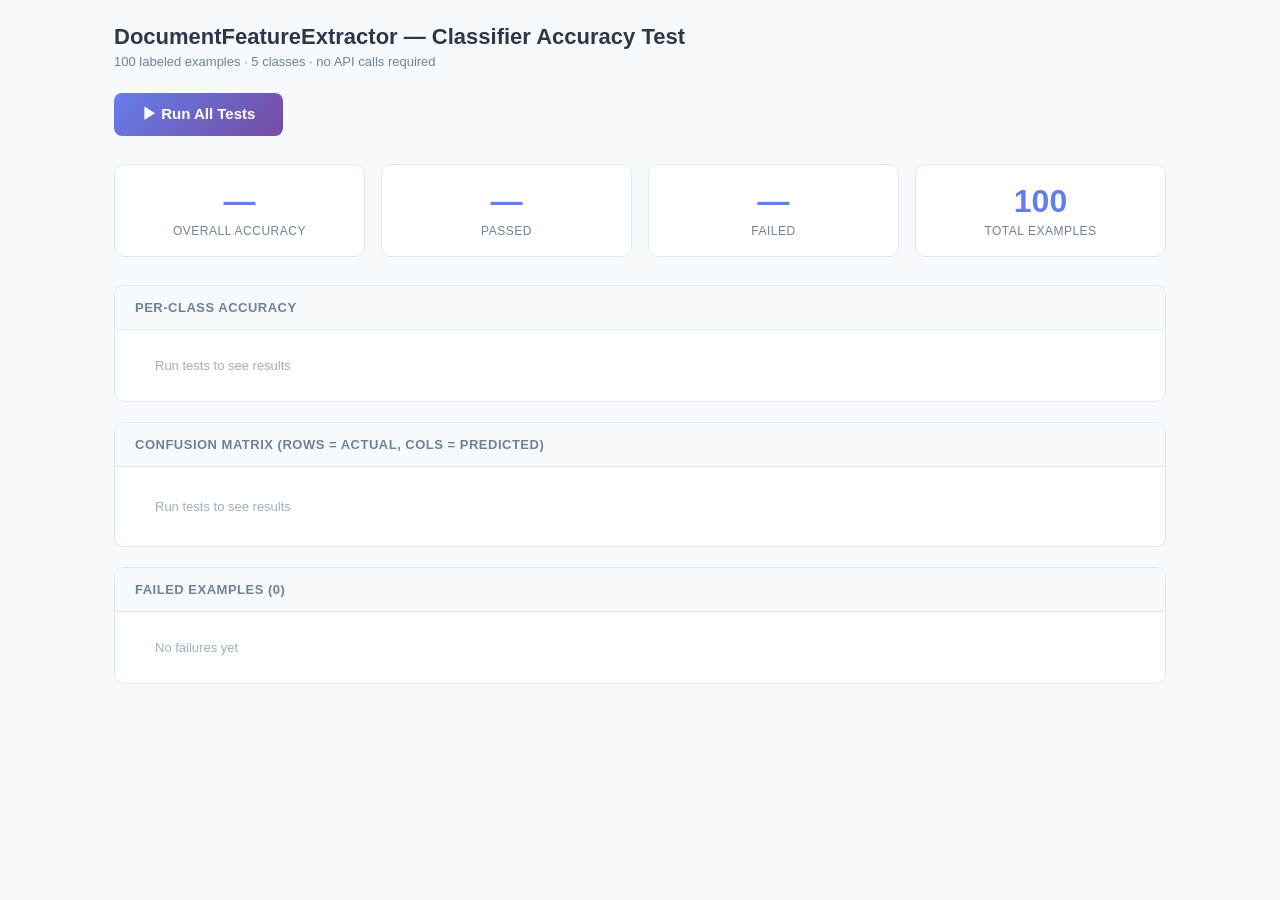
<file: plaintext-to-markdown-chrome/test-classifier.html>
<!DOCTYPE html>
<html lang="zh-CN">
<head>
<meta charset="UTF-8">
<title>DocumentFeatureExtractor — Classifier Accuracy Test</title>
<style>
  * { box-sizing: border-box; margin: 0; padding: 0; }
  body { font-family: -apple-system, BlinkMacSystemFont, 'Segoe UI', sans-serif; background: #f7fafc; color: #2d3748; font-size: 14px; }
  .container { max-width: 1100px; margin: 0 auto; padding: 24px; }
  h1 { font-size: 22px; font-weight: 700; margin-bottom: 4px; }
  .subtitle { color: #718096; margin-bottom: 24px; font-size: 13px; }
  .summary-grid { display: grid; grid-template-columns: repeat(4, 1fr); gap: 16px; margin-bottom: 28px; }
  .card { background: white; border-radius: 10px; padding: 18px; border: 1px solid #e2e8f0; text-align: center; }
  .card-value { font-size: 32px; font-weight: 700; color: #667eea; }
  .card-label { font-size: 12px; color: #718096; margin-top: 4px; text-transform: uppercase; letter-spacing: 0.5px; }
  .section { background: white; border-radius: 10px; border: 1px solid #e2e8f0; margin-bottom: 20px; overflow: hidden; }
  .section-title { padding: 14px 20px; font-weight: 600; border-bottom: 1px solid #e2e8f0; background: #f7fafc; font-size: 13px; text-transform: uppercase; letter-spacing: 0.5px; color: #718096; }
  .per-class { padding: 16px 20px; display: flex; flex-direction: column; gap: 12px; }
  .class-row { display: grid; grid-template-columns: 120px 1fr 80px 80px; gap: 12px; align-items: center; }
  .class-name { font-weight: 600; font-size: 13px; }
  .bar-bg { background: #e2e8f0; border-radius: 4px; height: 10px; overflow: hidden; }
  .bar-fill { height: 100%; border-radius: 4px; background: linear-gradient(90deg, #667eea, #764ba2); transition: width 0.5s; }
  .bar-fill.low { background: linear-gradient(90deg, #f56565, #ed8936); }
  .acc-val { font-weight: 700; font-size: 14px; text-align: right; }
  .counts { font-size: 12px; color: #718096; text-align: right; }
  /* Confusion matrix */
  .matrix-wrap { padding: 20px; overflow-x: auto; }
  table.matrix { border-collapse: collapse; min-width: 560px; }
  .matrix th, .matrix td { border: 1px solid #e2e8f0; padding: 8px 12px; text-align: center; font-size: 12px; min-width: 80px; }
  .matrix th { background: #f7fafc; font-weight: 600; }
  .matrix td.diagonal { background: #ebf4ff; font-weight: 700; color: #3182ce; }
  .matrix td.error { background: #fff5f5; color: #e53e3e; }
  .matrix td.zero { color: #cbd5e0; }
  .matrix td.label { background: #f7fafc; font-weight: 600; text-align: left; }
  /* Failures */
  .failures { padding: 16px 20px; display: flex; flex-direction: column; gap: 10px; }
  .failure-item { background: #fff5f5; border: 1px solid #fed7d7; border-radius: 8px; padding: 12px; }
  .failure-header { display: flex; gap: 8px; margin-bottom: 6px; align-items: center; font-size: 12px; }
  .tag { padding: 2px 8px; border-radius: 12px; font-weight: 600; font-size: 11px; }
  .tag.expected { background: #c6f6d5; color: #276749; }
  .tag.got { background: #fed7d7; color: #9b2335; }
  .failure-text { font-family: monospace; font-size: 11px; color: #4a5568; white-space: pre-wrap; background: #fff; padding: 8px; border-radius: 4px; border: 1px solid #e2e8f0; max-height: 80px; overflow: hidden; }
  .features { font-size: 11px; color: #718096; margin-top: 4px; font-family: monospace; }
  .run-btn { background: linear-gradient(135deg, #667eea, #764ba2); color: white; border: none; padding: 12px 28px; border-radius: 8px; font-size: 15px; font-weight: 600; cursor: pointer; margin-bottom: 28px; }
  .run-btn:hover { opacity: 0.9; }
  .tag-ct { padding: 2px 8px; border-radius: 12px; font-size: 11px; font-weight: 600; }
  .tag-td { background: #bee3f8; color: #2c5282; }
  .tag-mn { background: #fefcbf; color: #744210; }
  .tag-cs { background: #c6f6d5; color: #22543d; }
  .tag-dr { background: #e9d8fd; color: #44337a; }
  .tag-gp { background: #e2e8f0; color: #4a5568; }
  .empty-note { color: #a0aec0; font-size: 13px; padding: 12px 20px; }
</style>
</head>
<body>
<div class="container">
  <h1>DocumentFeatureExtractor — Classifier Accuracy Test</h1>
  <p class="subtitle">100 labeled examples · 5 classes · no API calls required</p>
  <button class="run-btn" onclick="runTests()">▶ Run All Tests</button>

  <div class="summary-grid">
    <div class="card"><div class="card-value" id="overall-acc">—</div><div class="card-label">Overall Accuracy</div></div>
    <div class="card"><div class="card-value" id="total-pass">—</div><div class="card-label">Passed</div></div>
    <div class="card"><div class="card-value" id="total-fail">—</div><div class="card-label">Failed</div></div>
    <div class="card"><div class="card-value" id="total-n">100</div><div class="card-label">Total Examples</div></div>
  </div>

  <div class="section">
    <div class="section-title">Per-Class Accuracy</div>
    <div class="per-class" id="per-class"><div class="empty-note">Run tests to see results</div></div>
  </div>

  <div class="section">
    <div class="section-title">Confusion Matrix (rows = actual, cols = predicted)</div>
    <div class="matrix-wrap" id="matrix-wrap"><div class="empty-note">Run tests to see results</div></div>
  </div>

  <div class="section">
    <div class="section-title">Failed Examples (<span id="fail-count">0</span>)</div>
    <div class="failures" id="failures"><div class="empty-note">No failures yet</div></div>
  </div>
</div>

<script>
// ─── Classifier (copy from sidepanel.js) ────────────────────────────────────

class DocumentFeatureExtractor {
  extract(text) {
    const lines = text.split('\n');
    const nonEmpty = lines.filter(l => l.trim().length > 0);
    if (nonEmpty.length === 0) return this._empty();

    const codeKwRx = /\b(function|class|def|const|let|var|return|import|from|select|if|for|while|public|private|void|int|float|double|bool|#include|namespace|struct|interface|extends|implements|fn|func|async|await|enum|impl|trait)\b/i;
    const codeDensity = nonEmpty.filter(l => codeKwRx.test(l)).length / nonEmpty.length;

    const indentDepth = Math.max(0, ...nonEmpty.map(l => {
      const m = l.match(/^(\t+| +)/);
      if (!m) return 0;
      return m[0].includes('\t') ? m[0].length : Math.floor(m[0].length / 2);
    }));

    const upperRatio = nonEmpty.filter(l => {
      const t = l.trim();
      return t.length > 3 && t.length < 60 && t === t.toUpperCase() && /[A-Z]/.test(t);
    }).length / nonEmpty.length;

    const hasTable = lines.filter(l => l.trim().split(/\s{2,}/).filter(Boolean).length >= 3).length >= 2;
    const avgLen = nonEmpty.reduce((s, l) => s + l.length, 0) / nonEmpty.length;

    const dateRx = /\b(\d{4}[-/]\d{1,2}[-/]\d{1,2}|\d{1,2}[-/]\d{1,2}[-/]\d{2,4}|Q[1-4]\s*\d{4}|(Jan|Feb|Mar|Apr|May|Jun|Jul|Aug|Sep|Oct|Nov|Dec)\s+\d{1,2})/i;
    const hasDate = lines.some(l => dateRx.test(l));
    const hasEmailHeaders = lines.some(l => /^(From|To|Subject|Cc|Bcc|Date)\s*:/i.test(l.trim()));
    const numericDensity = (text.match(/\d/g) || []).length / Math.max(text.length, 1);

    const proseSentenceRx = /^[A-Z][a-zA-Z].{38,}/;
    const proseDensity = nonEmpty.filter(l => proseSentenceRx.test(l.trim())).length / nonEmpty.length;

    const indentedCodeLines = nonEmpty.filter(l => /^(\s{2,}|\t)/.test(l) && codeKwRx.test(l));
    const hasCodeBlock = indentedCodeLines.length >= 2;

    const sqlStartRx = /^\s*(SELECT\b|FROM\s+\w|INSERT\s+INTO\b|UPDATE\s+\w|DELETE\s+FROM\b|CREATE\s+(TABLE|INDEX|VIEW)\b|WITH\s+\w+\s+AS\b|GROUP\s+BY\b|ORDER\s+BY\b|HAVING\b)/i;
    const hasSqlBlock = nonEmpty.filter(l => sqlStartRx.test(l)).length >= 2;

    const techDocPatterns = [
      /^(GET|POST|PUT|DELETE|PATCH|HEAD|OPTIONS)\s+\//i,
      /^--[\w-]+/,
      /^\w[\w.]*:\s+(int|str|string|bool|float|number|void|array|list|object|any)\b/i,
      /^\w[\w.-]*\s{3,}(int|str|string|bool|float|number|array|list)\b/i,
      /^[A-Z][A-Z_0-9]{3,}\b/,
      /^[2-5]\d{2}\s+[A-Z][a-z]/,
    ];
    const hasTechPatterns = nonEmpty.filter(l => techDocPatterns.some(p => p.test(l.trim()))).length >= 2;

    const meetKwRx = /\b(attendees?|action\s+items?|agenda|sprint\s+(review|planning|goal|retro)|retrospective|stand[\s-]?up|blockers?|next\s+steps?)\b/i;
    const hasMeetingKeywords = meetKwRx.test(text);

    // First line is a descriptive title (multi-word phrase, no code punctuation)
    // This separates technical docs (start with a title) from raw code (starts with code)
    const firstLine = (nonEmpty[0] || '').trim();
    const firstLineIsTitle =
      firstLine.length >= 3 && firstLine.length <= 50 &&
      /\s/.test(firstLine) &&              // has a space (multi-word)
      !/[(){}[\];=<>@#]/.test(firstLine) && // no code punctuation
      !/:$/.test(firstLine) &&             // not ending with a colon
      /[a-z]/.test(firstLine);             // has lowercase (excludes ALL-CAPS headers)

    return { codeDensity, indentDepth, upperRatio, hasTable, avgLen, hasDate, hasEmailHeaders, numericDensity, proseDensity, hasCodeBlock, hasSqlBlock, hasTechPatterns, hasMeetingKeywords, firstLineIsTitle };
  }

  classify(f) {
    if (f.numericDensity > 0.08 && f.hasTable) return { type: 'data_report' };
    if (f.numericDensity > 0.13) return { type: 'data_report' };
    if (f.hasDate && (f.upperRatio > 0.08 || f.avgLen < 50 || f.hasMeetingKeywords)) return { type: 'meeting_notes' };
    if (f.hasEmailHeaders) return { type: 'meeting_notes' };
    if (f.hasMeetingKeywords && f.upperRatio > 0.05) return { type: 'meeting_notes' };
    // code_snippet: code-heavy AND does NOT open with a descriptive title line
    if ((f.codeDensity > 0.15 || f.hasSqlBlock) && f.proseDensity < 0.20 && !f.firstLineIsTitle) return { type: 'code_snippet' };
    // technical_doc: opens with a title and contains an indented code/config block
    if (f.firstLineIsTitle && f.indentDepth >= 3) return { type: 'technical_doc' };
    if (f.codeDensity > 0.02 && f.indentDepth >= 2 && f.proseDensity < 0.50) return { type: 'technical_doc' };
    if (f.hasCodeBlock && f.indentDepth >= 2) return { type: 'technical_doc' };
    if (f.hasTechPatterns) return { type: 'technical_doc' };
    return { type: 'general_prose' };
  }

  _empty() {
    return { codeDensity: 0, indentDepth: 0, upperRatio: 0, hasTable: false, avgLen: 0, hasDate: false, hasEmailHeaders: false, numericDensity: 0 };
  }
}

// ─── Test Dataset (100 labeled examples) ─────────────────────────────────────

const DATASET = [

// ── technical_doc (20) ───────────────────────────────────────────────────────
{ type: 'technical_doc', text: `REST API Reference

Authentication
    All requests require a Bearer token in the Authorization header.

GET /api/v2/users
    Returns paginated list of users.
    Query params:
        limit   int   default 20
        offset  int   default 0
        active  bool  default true

POST /api/v2/users
    Creates a new user account.
    Body: { name: string, email: string, role?: string }
    Returns: 201 Created with user object` },

{ type: 'technical_doc', text: `Installation Guide

Requirements: Node.js 18+, npm 9+

    npm install @myorg/sdk

    Configuration
        Create .env file in project root:
            API_URL=https://api.example.com
            API_KEY=your_key_here
            TIMEOUT=5000
            RETRY_COUNT=3` },

{ type: 'technical_doc', text: `WebhookHandler Class

    class WebhookHandler:
        def __init__(self, secret: str, endpoint: str):
            self.secret = secret
            self.endpoint = endpoint

        def verify_signature(self, payload: bytes, sig: str) -> bool:
            expected = hmac.new(self.secret.encode(), payload, sha256)
            return hmac.compare_digest(expected.hexdigest(), sig)` },

{ type: 'technical_doc', text: `Database Schema — users table

    CREATE TABLE users (
        id          BIGSERIAL PRIMARY KEY,
        email       VARCHAR(255) UNIQUE NOT NULL,
        password    VARCHAR(60) NOT NULL,
        role        user_role DEFAULT 'viewer',
        created_at  TIMESTAMPTZ DEFAULT NOW(),
        updated_at  TIMESTAMPTZ DEFAULT NOW()
    );

    CREATE INDEX idx_users_email ON users(email);` },

{ type: 'technical_doc', text: `CLI Reference

    myapp [command] [options]

    Commands
        init        Initialize a new project
        build       Compile source files
        deploy      Push to remote environment
        rollback    Revert to previous version

    Global Options
        --config    Path to config file  default .myapprc
        --verbose   Enable debug logging
        --dry-run   Simulate without executing
        --env       Target environment   default production` },

{ type: 'technical_doc', text: `Middleware Setup

    app.use(cors({
        origin: process.env.ALLOWED_ORIGINS.split(','),
        credentials: true,
        methods: ['GET', 'POST', 'PUT', 'DELETE']
    }));

    app.use(rateLimit({
        windowMs: 15 * 60 * 1000,
        max: 100,
        message: 'Too many requests'
    }));` },

{ type: 'technical_doc', text: `Error Codes Reference

    4xx Client Errors
        400  Bad Request       Malformed request body or missing required fields
        401  Unauthorized      Missing or invalid API key
        403  Forbidden         Insufficient permissions for this resource
        404  Not Found         Resource does not exist
        409  Conflict          Duplicate entry, unique constraint violated
        429  Too Many Requests Rate limit exceeded, retry after header present

    5xx Server Errors
        500  Internal Server Error  Unexpected error, contact support
        503  Service Unavailable    Scheduled maintenance or overload` },

{ type: 'technical_doc', text: `Docker Compose Setup

    services:
      api:
        build: .
        ports:
          - "3000:3000"
        environment:
          NODE_ENV: production
          DB_URL: postgres://user:pass@db:5432/mydb
        depends_on:
          - db
      db:
        image: postgres:15
        volumes:
          - pgdata:/var/lib/postgresql/data` },

{ type: 'technical_doc', text: `OAuth2 Authentication Flow

    Step 1: Redirect user to authorization URL
        https://auth.example.com/authorize
            ?client_id=YOUR_CLIENT_ID
            &redirect_uri=https://yourapp.com/callback
            &response_type=code
            &scope=read write
            &state=RANDOM_STATE_VALUE

    Step 2: Exchange code for tokens
        POST /oauth/token
        Content-Type: application/x-www-form-urlencoded

        grant_type=authorization_code
        &code=RECEIVED_CODE
        &client_id=YOUR_CLIENT_ID
        &client_secret=YOUR_CLIENT_SECRET` },

{ type: 'technical_doc', text: `Performance Tuning Guide

    Connection Pool Settings
        pool.min_connections = 5
        pool.max_connections = 20
        pool.acquire_timeout = 30000
        pool.idle_timeout = 600000

    Query Optimization
        Enable query result caching for read-heavy routes
        Add indexes on columns used in WHERE clauses
        Use SELECT with explicit columns instead of SELECT *
        Batch inserts with INSERT ... VALUES (...), (...), (...)` },

{ type: 'technical_doc', text: `useDataFetcher Hook

    function useDataFetcher(endpoint, options = {}) {
        const [data, setData] = useState(null);
        const [loading, setLoading] = useState(false);
        const [error, setError] = useState(null);

        useEffect(() => {
            setLoading(true);
            fetch(endpoint, options)
                .then(r => r.json())
                .then(setData)
                .catch(setError)
                .finally(() => setLoading(false));
        }, [endpoint]);

        return { data, loading, error };
    }` },

{ type: 'technical_doc', text: `Makefile Targets

    build:
        go build -ldflags "-s -w" -o bin/server ./cmd/server

    test:
        go test ./... -race -coverprofile=coverage.out

    lint:
        golangci-lint run ./...

    docker-push:
        docker build -t $(IMAGE):$(TAG) .
        docker push $(IMAGE):$(TAG)

    migrate-up:
        goose -dir migrations postgres "$(DB_URL)" up` },

{ type: 'technical_doc', text: `Retry Policy Configuration

    RetryConfig
        max_attempts     int    Maximum number of retry attempts  default 3
        initial_delay    ms     Initial backoff delay              default 1000
        max_delay        ms     Maximum backoff delay              default 30000
        backoff_factor   float  Multiplier for each retry          default 2.0
        retry_on         list   HTTP status codes to retry on

    Example:
        retry_on: [429, 500, 502, 503, 504]
        max_attempts: 5
        initial_delay: 500
        backoff_factor: 1.5` },

{ type: 'technical_doc', text: `Event System Architecture

    Publishers emit typed events via EventBus.emit(type, payload).
    Subscribers register handlers with EventBus.on(type, handler).

    Built-in event types
        user.created      Fired after new user persisted to DB
        user.updated      Fired after profile changes saved
        order.placed      Fired when payment confirmed
        order.shipped     Fired when fulfillment updates tracking

    Handler signature:
        async (event: Event<T>) => void
        event.type: string
        event.payload: T
        event.timestamp: Date` },

{ type: 'technical_doc', text: `Nginx Config for SPA

    server {
        listen 80;
        server_name example.com;
        root /var/www/html;

        location / {
            try_files $uri $uri/ /index.html;
        }

        location /api/ {
            proxy_pass http://backend:3000;
            proxy_set_header Host $host;
            proxy_set_header X-Real-IP $remote_addr;
        }

        location ~* \.(js|css|png|jpg)$ {
            expires 1y;
            add_header Cache-Control public;
        }
    }` },

{ type: 'technical_doc', text: `Caching Strategy

    Cache layers (outermost to innermost)
        CDN         Static assets, TTL 1 year
        Nginx       Proxied responses, TTL 5 minutes
        Redis       Application data, TTL configurable per key
        In-process  Hot config values, TTL 30 seconds

    Cache invalidation
        use cache.del(key) for explicit invalidation
        use cache.set(key, value, ttl) to update with new TTL
        Tag-based invalidation: cache.invalidateTag('user:123')` },

{ type: 'technical_doc', text: `GraphQL Schema Types

    type User {
        id: ID!
        email: String!
        profile: Profile
        posts(limit: Int, offset: Int): [Post!]!
        createdAt: DateTime!
    }

    type Profile {
        displayName: String
        avatarUrl: String
        bio: String
    }

    type Mutation {
        createUser(input: CreateUserInput!): User!
        updateProfile(userId: ID!, input: UpdateProfileInput!): Profile!
        deleteUser(id: ID!): Boolean!
    }` },

{ type: 'technical_doc', text: `Test Setup with Jest

    module.exports = {
        testEnvironment: 'node',
        setupFilesAfterFramework: ['./tests/setup.js'],
        globalSetup: './tests/globalSetup.js',
        globalTeardown: './tests/globalTeardown.js',
        coverageThreshold: {
            global: { branches: 80, functions: 90, lines: 90 }
        },
        moduleNameMapper: {
            '^@/(.*)$': '<rootDir>/src/$1'
        }
    };` },

{ type: 'technical_doc', text: `Message Queue Worker

    class QueueWorker:
        def __init__(self, queue_name: str, concurrency: int = 5):
            self.queue_name = queue_name
            self.concurrency = concurrency
            self.handlers = {}

        def register(self, task_type: str, handler):
            self.handlers[task_type] = handler

        async def process(self, message: dict):
            handler = self.handlers.get(message['type'])
            if not handler:
                raise ValueError(f"Unknown task type: {message['type']}")
            await handler(message['payload'])` },

{ type: 'technical_doc', text: `Feature Flag Configuration

    Features are controlled via environment variables or remote config.

    Flag naming convention: FEATURE_{MODULE}_{FLAG_NAME}

        FEATURE_AUTH_SOCIAL_LOGIN     bool  default false
        FEATURE_BILLING_ANNUAL_PLAN   bool  default true
        FEATURE_UI_DARK_MODE          bool  default false
        FEATURE_API_RATE_LIMIT_V2     bool  default false

    To check a flag in code:
        if featureFlags.isEnabled('auth.social_login'):
            show_social_buttons()` },

// ── meeting_notes (20) ───────────────────────────────────────────────────────
{ type: 'meeting_notes', text: `Sprint 24 Review  2024-04-12  2:00PM - 3:30PM

Attendees: Sarah Chen, Marcus Webb, Priya Nair, Tom Liu, Dana Park

SPRINT SUMMARY
    Velocity: 38 points (target 35)
    Stories completed: 12 of 14
    Bugs fixed: 8

DEMOS
    Sarah: New onboarding flow — stakeholders approved
    Marcus: API rate limiting — pending security review

DECISIONS
    Delay story #204 to Sprint 25, dependencies not resolved
    Launch date confirmed: May 3rd

ACTION ITEMS
    Marcus: complete security review by 2024-04-15
    Priya: update documentation before launch
    Tom: schedule customer beta testing for April 22nd` },

{ type: 'meeting_notes', text: `Daily Standup  Jan 8, 2024  9:15AM

Attendees: Alice, Bob, Carol, Dave

UPDATES

    Alice
        Yesterday: finished PR for search pagination
        Today: will write unit tests
        Blockers: none

    Bob
        Yesterday: investigated memory leak in prod
        Today: deploying hotfix to staging
        Blockers: need access to prod logs, Carol to grant

    Carol
        Yesterday: design review with product team
        Today: revising mockups per feedback
        Blockers: none

ACTION ITEMS
    Carol: grant Bob prod log access today` },

{ type: 'meeting_notes', text: `Architecture Review  2024-03-20

Attendees: CTO, Lead Engineers (4), Platform Team

PROPOSAL: Migrate from monolith to microservices

DISCUSSION
    Current pain points: slow deployments, team coupling, scaling issues
    Proposed timeline: 6 months phased migration
    Risk: data consistency during transition period
    Mitigation: strangler fig pattern, event sourcing for audit trail

DECISIONS
    Approved to start with billing service extraction (lowest risk)
    API gateway selection: defer to separate RFC
    Do not migrate auth service until Q3

ACTION ITEMS
    Lead Eng: write migration RFC by March 28
    CTO: review RFC and schedule board presentation
    Platform: benchmark current system throughput as baseline` },

{ type: 'meeting_notes', text: `Q2 Planning Session  2024-04-01  All day

ATTENDEES
    Product: Elena, James
    Eng: Full team (8)
    Design: Mia

THEMES FOR Q2
    1. Performance improvements
    2. Mobile app parity
    3. Enterprise features

ROADMAP DECISIONS
    P1: SSO integration (enterprise requirement, 3 customers blocked)
    P2: Dashboard redesign (NPS feedback driver)
    P3: Bulk import/export (nice to have)

ACTION ITEMS
    Elena: finalize Q2 OKRs by April 5th
    James: customer interviews for SSO requirements, complete by April 8th
    Mia: begin wireframes for dashboard redesign
    Eng: estimate P1 stories by April 3rd` },

{ type: 'meeting_notes', text: `Customer Feedback Session  March 15 2024

Customer: Acme Corp (Jane Smith, Head of Engineering)
Internal: Sales (Mike), Product (Priya), CS (Dana)

FEEDBACK THEMES

    Positive
        API reliability much better than last quarter
        New search feature saves significant time

    Concerns
        Bulk export limited to 10,000 rows (need 500k+)
        SSO integration not available (blocks enterprise rollout)
        Documentation outdated, missing new endpoints

    Feature Requests
        Audit log export
        Custom webhook retry configuration
        SCIM provisioning support

ACTION ITEMS
    Mike: send proposal for enterprise tier to Jane by March 20
    Priya: add bulk export to Q2 roadmap, schedule scoping
    Dana: update documentation for new endpoints this week` },

{ type: 'meeting_notes', text: `Incident Retrospective  2024-02-28

Incident: Database outage Feb 26, 14:32 - 16:17 UTC (1h 45m)
Severity: P1  Impact: 100% of users

TIMELINE
    14:32  Automated alert: DB connection pool exhausted
    14:38  On-call engineer paged
    14:55  Root cause identified: connection leak in new deploy
    15:10  Rolled back to previous version
    16:17  Service fully restored

ROOT CAUSE
    Memory leak in ORM connection handling introduced in v2.14.1
    Not caught by staging (different connection pool size)

ACTION ITEMS
    Platform: match staging DB config to production by March 5
    Security: add connection pool monitoring alert before March 1
    Eng: write runbook for DB connection issues
    All: schedule chaos engineering exercise for April` },

{ type: 'meeting_notes', text: `1:1 Check-in  Alex & Manager  Feb 14, 2024

CAREER DEVELOPMENT
    Alex wants to move toward tech lead role in 12-18 months
    Interested in more cross-team projects for visibility

CURRENT PROJECTS
    Payment service refactor going well, on track
    Struggling with stakeholder communication in project X

FEEDBACK
    Manager: Alex needs to speak up more in design reviews
    Alex: Would like earlier access to product specs

ACTION ITEMS
    Manager: include Alex in next architecture discussion (March meeting)
    Alex: prepare 5-minute design proposal for next 1:1
    Manager: connect Alex with senior engineer as informal mentor` },

{ type: 'meeting_notes', text: `All-Hands Meeting  Q1 2024  April 4, 9:00AM

AGENDA
    Company update (CEO)
    Q1 results review
    Q2 priorities
    Team recognition
    Open Q&A

Q1 HIGHLIGHTS
    ARR grew 34% YoY
    Net promoter score: 67 (up from 52 last quarter)
    Shipped 3 major features, resolved 94% of P1 bugs

Q2 PRIORITIES
    Enterprise expansion (target: 5 new enterprise logos)
    Platform performance (reduce p99 latency by 40%)
    Team growth (8 open headcount)

ACTION ITEMS
    All managers: headcount planning submitted by April 12
    HR: finalize Q2 hiring plan by April 10
    Product: Q2 roadmap published internally by April 8` },

{ type: 'meeting_notes', text: `Product Roadmap Review  2024-01-22  3pm

ATTENDEES: Product, Engineering Leads, Design, Sales

ITEMS REVIEWED

    Feature A: Advanced Analytics Dashboard
        Status: 70% complete
        ETA: Feb 15
        Risk: Data pipeline dependency not yet unblocked

    Feature B: Team Collaboration Tools
        Status: Design approved, dev not started
        ETA: March 30
        Dependency: Requires Feature A completion

    Feature C: Mobile Notifications
        Status: On hold
        Reason: Backend infra changes needed first

ACTION ITEMS
    PM: unblock data pipeline with infra team by Jan 25
    Eng Lead: revise timeline for Feature B given dependency
    Design: begin mobile notification wireframes regardless of hold` },

{ type: 'meeting_notes', text: `Security Review Meeting  March 5, 2024

Attendees: CISO, Lead Engineer, DevOps, External Auditor

AUDIT FINDINGS

    Critical (must fix before next release)
        SQL injection vulnerability in search endpoint
        Session tokens not expiring correctly

    High Priority
        Dependencies with known CVEs (7 found)
        Logging PII in production error logs

    Medium
        Missing rate limiting on password reset endpoint
        CORS policy too permissive

ACTION ITEMS
    Eng: patch SQL injection this week, deploy Friday
    Eng: fix session expiry bug, PR by March 8
    DevOps: update all dependencies with CVEs by March 12
    Eng: strip PII from error logs, PR by March 10` },

{ type: 'meeting_notes', text: `Design Review  2024-02-01  2pm

ATTENDEES: Mia (Lead Designer), Product, 2 Engineers, QA

DESIGNS REVIEWED
    New checkout flow (3 screens)
    Mobile responsive navigation
    Error state library

FEEDBACK

    Checkout flow
        Good: streamlined to 3 steps from 5
        Change: add progress indicator on step 2
        Change: CTA button color too similar to warning state

    Navigation
        Approved as-is
        Engineering flagged: animation may cause performance issues on low-end devices

ACTION ITEMS
    Mia: revise checkout CTA color by Feb 5
    Mia: add progress indicator to step 2
    Eng: prototype navigation animation, test on target devices` },

{ type: 'meeting_notes', text: `Partner Integration Sync  Jan 30 2024

Partners: Stripe (Sarah), Twilio (Ben)
Internal: Engineering (3), Product (Priya)

STRIPE INTEGRATION STATUS
    Payment links API: live in production
    Subscription management: 80% complete, ETA Feb 20
    Issue: webhook signature verification failing on some edge cases

TWILIO STATUS
    SMS verification: live
    WhatsApp Business: planning phase
    Issue: rate limits affecting OTP delivery during peak hours

ACTION ITEMS
    Stripe Sarah: share webhook edge case logs by Feb 2
    Eng: investigate and patch webhook verification issue
    Twilio Ben: propose rate limit increase for OTP endpoint
    Priya: add WhatsApp to Q3 roadmap consideration` },

{ type: 'meeting_notes', text: `Hiring Debrief  2024-03-18  4pm

Role: Senior Backend Engineer
Candidate: John Doe

INTERVIEW PANEL
    Alice (Eng): System design round
    Bob (Eng): Coding challenge
    Carol (EM): Values and culture
    Dana (Product): Product thinking

SCORES
    Alice: Strong Hire — excellent distributed systems knowledge
    Bob: Hire — solved efficiently, good code quality
    Carol: Hire — collaborative, good communication
    Dana: Lean No Hire — limited product curiosity

DECISION: Hire (3 yes, 1 lean no)

ACTION ITEMS
    HR: send offer letter by March 20
    Alice: reach out to John for questions before offer expires` },

{ type: 'meeting_notes', text: `Budget Planning  FY2025  Oct 15 2024

Attendees: CFO, CTO, VP Product, VP Sales, HR

PROPOSED HEADCOUNT INCREASES
    Engineering: +12 (8 IC, 3 EM, 1 Director)
    Product: +4
    Sales: +6
    Total new headcount: 22

OPEX ITEMS
    Cloud infrastructure: +40% due to new regions
    Tooling and licenses: +15%
    Travel and offsites: restored to pre-2022 budget

DECISIONS
    Engineering headcount approved at +10 (2 deferred to Q2)
    Product headcount approved as proposed
    Cloud budget approved with quarterly review checkpoints

ACTION ITEMS
    HR: open first 5 engineering reqs by Oct 22
    CTO: prioritize hiring plan by role
    CFO: share updated model by Oct 18` },

{ type: 'meeting_notes', text: `Release Planning  v3.2  2024-05-06

Release Date: May 24, 2024
Release Manager: Tom

FEATURES INCLUDED
    SSO with SAML 2.0
    Bulk export up to 500k rows
    API pagination improvements
    Performance optimizations (38% p95 improvement)

FEATURES DEFERRED
    Audit log UI (moved to v3.3)
    Custom webhook retry (needs more design work)

GO/NO-GO CRITERIA
    All P0 bugs resolved
    Load testing passing at 2x baseline
    Security review sign-off
    Documentation updated

ACTION ITEMS
    QA: complete regression by May 20
    Security: review SSO implementation by May 16
    Tom: write customer communication for SSO launch
    Docs: update API reference and migration guide by May 22` },

{ type: 'meeting_notes', text: `Onboarding Session  New Hire: Kevin Park  March 4, 2024

Buddy: Alice

DAY 1 CHECKLIST REVIEW
    All system access granted
    Dev environment set up (took 2.5 hours, will improve docs)
    Met team during standup

FIRST WEEK PLAN
    Day 1-2: read architecture docs and codebase overview
    Day 3: shadow Alice on current feature
    Day 4-5: first small PR (fix documentation or small bug)

FEEDBACK FROM KEVIN
    Onboarding docs missing local DB setup instructions
    Slack channels not documented anywhere

ACTION ITEMS
    Alice: add Kevin to all relevant Slack channels
    Kevin: submit PR fixing at least one doc gap found this week
    HR: update onboarding checklist with DB setup steps` },

{ type: 'meeting_notes', text: `Retrospective  Sprint 22  Feb 23 2024  4pm

Attendees: Full team (7)

WENT WELL
    Deployment pipeline much faster after last sprint's work
    Good collaboration between design and engineering on checkout flow
    Zero P1 incidents this sprint

COULD IMPROVE
    PR review turnaround still too slow (avg 2 days)
    Sprint planning ran 30 minutes over, need better preparation
    Unclear ownership on infrastructure tickets

ACTION ITEMS
    Team: agree on 24-hour PR review SLA starting next sprint
    EM: send pre-planning prep template before each sprint
    Platform: assign clear DRI for each infrastructure component` },

{ type: 'meeting_notes', text: `Vendor Evaluation  Database Selection  Apr 18 2024

Attendees: CTO, 2 Senior Engineers, Platform Lead

CANDIDATES EVALUATED
    PlanetScale
    CockroachDB
    Aurora PostgreSQL

EVALUATION CRITERIA
    Cost at 10TB scale
    Read/write latency p99
    Operational complexity
    Vendor lock-in risk
    Migration path from existing PostgreSQL

PRELIMINARY DECISION
    Aurora PostgreSQL preferred — lowest migration risk, team familiarity
    PlanetScale strong contender for new services

ACTION ITEMS
    Platform Lead: run 1-week benchmark on Aurora with production traffic copy
    CTO: get pricing quotes from all three vendors by Apr 22
    Senior Eng: write migration plan draft for Aurora by Apr 25` },

{ type: 'meeting_notes', text: `Product-Engineering Sync  Weekly  2024-04-09

Attendees: Elena (PM), James (PM), 3 Eng Leads

TICKETS CLARIFIED
    #2041 — Search ranking: use recency + engagement, not just recency
    #2089 — Export format: CSV and XLSX both required, not either-or
    #2103 — Empty state: show onboarding checklist, not blank screen

PRIORITIES DISCUSSION
    Eng concerned about #2089 scope creep (XLSX requires new dependency)
    Agreed: XLSX in v1, CSV only for v1.0, XLSX added in v1.1

NEW REQUESTS FROM PRODUCT
    Analytics events on all new features (standard requirement going forward)
    Dark mode setting stored server-side (not just localStorage)

ACTION ITEMS
    Elena: update #2089 ticket scope to CSV-only for this sprint
    Eng Lead: estimate dark mode server storage work for next planning` },

{ type: 'meeting_notes', text: `Technical Interview Debrief  Apr 2 2024

Role: Staff Engineer
Candidate: Maria Santos

ROUNDS
    System design: design a distributed rate limiter
        Strong — proposed token bucket with Redis cluster, handled edge cases
    Coding: implement LRU cache
        Very strong — clean O(1) solution, good variable names, wrote tests
    Leadership: prior team leadership and conflict resolution
        Strong — clear examples, showed good judgment

DISCUSSION NOTES
    Concern: May be overqualified, risk of leaving in 1-2 years
    Counter: exactly what we need for Platform team maturity
    Compensation: will need senior band, approved budget exists

DECISION: Strong Hire (unanimous)

ACTION ITEMS
    HR: prepare offer at senior band by April 4
    CTO: reach out personally before formal offer` },

// ── code_snippet (20) ────────────────────────────────────────────────────────
{ type: 'code_snippet', text: `def binary_search(arr, target):
    left, right = 0, len(arr) - 1
    while left <= right:
        mid = (left + right) // 2
        if arr[mid] == target:
            return mid
        elif arr[mid] < target:
            left = mid + 1
        else:
            right = mid - 1
    return -1` },

{ type: 'code_snippet', text: `class EventEmitter {
    constructor() {
        this.listeners = new Map();
    }

    on(event, callback) {
        if (!this.listeners.has(event)) {
            this.listeners.set(event, []);
        }
        this.listeners.get(event).push(callback);
        return () => this.off(event, callback);
    }

    emit(event, ...args) {
        const handlers = this.listeners.get(event) || [];
        handlers.forEach(fn => fn(...args));
    }

    off(event, callback) {
        const handlers = this.listeners.get(event) || [];
        this.listeners.set(event, handlers.filter(fn => fn !== callback));
    }
}` },

{ type: 'code_snippet', text: `SELECT
    u.id,
    u.email,
    COUNT(o.id) AS order_count,
    SUM(o.total_amount) AS lifetime_value,
    MAX(o.created_at) AS last_order_date
FROM users u
LEFT JOIN orders o ON o.user_id = u.id
WHERE u.created_at >= NOW() - INTERVAL '90 days'
    AND u.active = true
GROUP BY u.id, u.email
HAVING COUNT(o.id) > 0
ORDER BY lifetime_value DESC
LIMIT 100;` },

{ type: 'code_snippet', text: `#!/bin/bash
set -euo pipefail

ENVIRONMENT=\${1:-staging}
IMAGE_TAG=$(git rev-parse --short HEAD)
REGISTRY="registry.example.com/myapp"

echo "Deploying $IMAGE_TAG to $ENVIRONMENT..."

docker build -t "$REGISTRY:$IMAGE_TAG" .
docker push "$REGISTRY:$IMAGE_TAG"

kubectl set image deployment/app \
    app="$REGISTRY:$IMAGE_TAG" \
    --namespace="$ENVIRONMENT"

kubectl rollout status deployment/app \
    --namespace="$ENVIRONMENT" \
    --timeout=300s

echo "Deploy complete."` },

{ type: 'code_snippet', text: `type Result[T any] struct {
    Value T
    Err   error
}

func FetchUser(ctx context.Context, id int64) Result[*User] {
    user := &User{}
    err := db.QueryRowContext(ctx,
        "SELECT id, email, name FROM users WHERE id = $1", id,
    ).Scan(&user.ID, &user.Email, &user.Name)
    if err == sql.ErrNoRows {
        return Result[*User]{Err: ErrNotFound}
    }
    if err != nil {
        return Result[*User]{Err: fmt.Errorf("db query: %w", err)}
    }
    return Result[*User]{Value: user}
}` },

{ type: 'code_snippet', text: `interface Repository<T, ID> {
    findById(id: ID): Promise<T | null>;
    findAll(filter?: Partial<T>): Promise<T[]>;
    save(entity: T): Promise<T>;
    delete(id: ID): Promise<void>;
}

class UserRepository implements Repository<User, string> {
    constructor(private readonly db: Database) {}

    async findById(id: string): Promise<User | null> {
        return this.db.query('SELECT * FROM users WHERE id = $1', [id])
            .then(rows => rows[0] ?? null);
    }

    async save(user: User): Promise<User> {
        const { id, ...data } = user;
        return this.db.upsert('users', { id }, data);
    }
}` },

{ type: 'code_snippet', text: `@dataclass
class Pipeline:
    steps: list[Callable]

    def run(self, input_data):
        result = input_data
        for step in self.steps:
            try:
                result = step(result)
            except Exception as e:
                raise PipelineError(f"Step {step.__name__} failed: {e}") from e
        return result

    def __or__(self, other_step):
        return Pipeline(steps=self.steps + [other_step])

pipeline = Pipeline([normalize]) | tokenize | embed | classify` },

{ type: 'code_snippet', text: `const useDebounce = (value, delay = 300) => {
    const [debouncedValue, setDebouncedValue] = useState(value);

    useEffect(() => {
        const timer = setTimeout(() => setDebouncedValue(value), delay);
        return () => clearTimeout(timer);
    }, [value, delay]);

    return debouncedValue;
};

const SearchInput = ({ onSearch }) => {
    const [query, setQuery] = useState('');
    const debouncedQuery = useDebounce(query, 500);

    useEffect(() => {
        if (debouncedQuery) onSearch(debouncedQuery);
    }, [debouncedQuery]);

    return <input value={query} onChange={e => setQuery(e.target.value)} />;
};` },

{ type: 'code_snippet', text: `public class LRUCache<K, V> {
    private final int capacity;
    private final LinkedHashMap<K, V> cache;

    public LRUCache(int capacity) {
        this.capacity = capacity;
        this.cache = new LinkedHashMap<>(capacity, 0.75f, true) {
            protected boolean removeEldestEntry(Map.Entry<K,V> eldest) {
                return size() > capacity;
            }
        };
    }

    public V get(K key) {
        return cache.getOrDefault(key, null);
    }

    public void put(K key, V value) {
        cache.put(key, value);
    }
}` },

{ type: 'code_snippet', text: `fn merge_sort(arr: &mut Vec<i32>) {
    let len = arr.len();
    if len <= 1 { return; }

    let mid = len / 2;
    let mut left = arr[..mid].to_vec();
    let mut right = arr[mid..].to_vec();

    merge_sort(&mut left);
    merge_sort(&mut right);

    let (mut i, mut j, mut k) = (0, 0, 0);
    while i < left.len() && j < right.len() {
        if left[i] <= right[j] { arr[k] = left[i]; i += 1; }
        else { arr[k] = right[j]; j += 1; }
        k += 1;
    }
    while i < left.len() { arr[k] = left[i]; i += 1; k += 1; }
    while j < right.len() { arr[k] = right[j]; j += 1; k += 1; }
}` },

{ type: 'code_snippet', text: `def decorator_with_args(retries=3, delay=1.0):
    def decorator(func):
        @functools.wraps(func)
        async def wrapper(*args, **kwargs):
            last_error = None
            for attempt in range(retries):
                try:
                    return await func(*args, **kwargs)
                except Exception as e:
                    last_error = e
                    if attempt < retries - 1:
                        await asyncio.sleep(delay * (2 ** attempt))
            raise last_error
        return wrapper
    return decorator

@decorator_with_args(retries=5, delay=0.5)
async def fetch_data(url: str) -> dict:
    async with aiohttp.ClientSession() as session:
        async with session.get(url) as response:
            return await response.json()` },

{ type: 'code_snippet', text: `const middleware = (store) => (next) => (action) => {
    if (typeof action === 'function') {
        return action(store.dispatch, store.getState);
    }

    if (action.type?.startsWith('async/')) {
        const { type, payload } = action;
        store.dispatch({ type: type + '/pending' });
        return Promise.resolve(payload)
            .then(result => store.dispatch({ type: type + '/fulfilled', payload: result }))
            .catch(err => store.dispatch({ type: type + '/rejected', error: err.message }));
    }

    return next(action);
};` },

{ type: 'code_snippet', text: `template <typename T>
class ThreadSafeQueue {
    std::queue<T> queue_;
    mutable std::mutex mutex_;
    std::condition_variable cond_;

public:
    void push(T value) {
        std::lock_guard<std::mutex> lock(mutex_);
        queue_.push(std::move(value));
        cond_.notify_one();
    }

    bool try_pop(T& value) {
        std::lock_guard<std::mutex> lock(mutex_);
        if (queue_.empty()) return false;
        value = std::move(queue_.front());
        queue_.pop();
        return true;
    }

    void wait_and_pop(T& value) {
        std::unique_lock<std::mutex> lock(mutex_);
        cond_.wait(lock, [this] { return !queue_.empty(); });
        value = std::move(queue_.front());
        queue_.pop();
    }
};` },

{ type: 'code_snippet', text: `class CircuitBreaker:
    CLOSED = 'closed'
    OPEN = 'open'
    HALF_OPEN = 'half_open'

    def __init__(self, failure_threshold=5, recovery_timeout=60):
        self.state = self.CLOSED
        self.failure_count = 0
        self.failure_threshold = failure_threshold
        self.recovery_timeout = recovery_timeout
        self.last_failure_time = None

    def call(self, func, *args, **kwargs):
        if self.state == self.OPEN:
            if time.time() - self.last_failure_time > self.recovery_timeout:
                self.state = self.HALF_OPEN
            else:
                raise CircuitOpenError("Circuit breaker is OPEN")

        try:
            result = func(*args, **kwargs)
            self._on_success()
            return result
        except Exception as e:
            self._on_failure()
            raise` },

{ type: 'code_snippet', text: `module.exports = {
    async up(db) {
        await db.schema.createTable('user_sessions', table => {
            table.uuid('id').primary().defaultTo(db.fn.uuid());
            table.bigInteger('user_id').notNullable()
                 .references('id').inTable('users').onDelete('CASCADE');
            table.string('token', 64).notNullable().unique();
            table.string('ip_address', 45);
            table.string('user_agent');
            table.timestamp('expires_at').notNullable();
            table.timestamps(true, true);
        });
        await db.schema.table('user_sessions', table => {
            table.index(['user_id', 'expires_at']);
        });
    },

    async down(db) {
        await db.schema.dropTableIfExists('user_sessions');
    }
};` },

{ type: 'code_snippet', text: `SELECT
    date_trunc('week', created_at) AS week,
    COUNT(*) AS signups,
    COUNT(*) FILTER (WHERE converted_at IS NOT NULL) AS converted,
    ROUND(
        100.0 * COUNT(*) FILTER (WHERE converted_at IS NOT NULL) / COUNT(*), 2
    ) AS conversion_rate
FROM trial_users
WHERE created_at >= '2024-01-01'
GROUP BY 1
ORDER BY 1;` },

{ type: 'code_snippet', text: `const rateLimiter = (maxRequests, windowMs) => {
    const requests = new Map();

    return (req, res, next) => {
        const key = req.ip;
        const now = Date.now();
        const windowStart = now - windowMs;

        const userRequests = (requests.get(key) || [])
            .filter(timestamp => timestamp > windowStart);

        if (userRequests.length >= maxRequests) {
            return res.status(429).json({
                error: 'Too many requests',
                retryAfter: Math.ceil((userRequests[0] - windowStart) / 1000)
            });
        }

        userRequests.push(now);
        requests.set(key, userRequests);
        next();
    };
};` },

{ type: 'code_snippet', text: `@Component
public class JwtAuthFilter extends OncePerRequestFilter {

    @Autowired
    private JwtService jwtService;

    @Override
    protected void doFilterInternal(HttpServletRequest req,
            HttpServletResponse res, FilterChain chain)
            throws ServletException, IOException {

        String header = req.getHeader("Authorization");
        if (header == null || !header.startsWith("Bearer ")) {
            chain.doFilter(req, res);
            return;
        }

        String token = header.substring(7);
        if (jwtService.isValid(token)) {
            SecurityContextHolder.getContext()
                .setAuthentication(jwtService.getAuth(token));
        }
        chain.doFilter(req, res);
    }
}` },

{ type: 'code_snippet', text: `impl<T: Send + 'static> Worker<T> {
    pub fn new(id: usize, receiver: Arc<Mutex<mpsc::Receiver<Job<T>>>>) -> Worker<T> {
        let thread = thread::spawn(move || loop {
            let job = receiver.lock().unwrap().recv();
            match job {
                Ok(job) => {
                    println!("Worker {id} executing job");
                    job();
                }
                Err(_) => {
                    println!("Worker {id} shutting down");
                    break;
                }
            }
        });
        Worker { id, thread: Some(thread) }
    }
}` },

{ type: 'code_snippet', text: `async function* streamResponse(prompt, options = {}) {
    const response = await fetch('/api/chat', {
        method: 'POST',
        headers: { 'Content-Type': 'application/json' },
        body: JSON.stringify({ prompt, stream: true, ...options })
    });

    const reader = response.body.getReader();
    const decoder = new TextDecoder();

    while (true) {
        const { done, value } = await reader.read();
        if (done) break;

        const chunk = decoder.decode(value);
        const lines = chunk.split('\n').filter(Boolean);
        for (const line of lines) {
            if (line.startsWith('data: ')) {
                const data = JSON.parse(line.slice(6));
                if (data.content) yield data.content;
            }
        }
    }
}` },

// ── data_report (20) ─────────────────────────────────────────────────────────
{ type: 'data_report', text: `Monthly Active Users Report — March 2024

Metric                    Feb 2024     Mar 2024     MoM Change
Total MAU                 42,180       47,320       +12.2%
New Users                 8,940        10,120       +13.2%
Returning Users           33,240       37,200       +11.9%
Mobile MAU                18,650       21,440       +14.9%
Web MAU                   23,530       25,880       +10.0%
Avg Sessions/User         5.2          5.8          +11.5%
Avg Session Duration      8m 42s       9m 15s       +6.3%` },

{ type: 'data_report', text: `Server Performance Summary — Week of Apr 8-14, 2024

Service        p50 (ms)   p95 (ms)   p99 (ms)   Error Rate   Uptime
API Gateway    18         87         234        0.12%         99.97%
Auth Service   9          44         112        0.03%         100%
Search         45         189        478        0.28%         99.94%
Payments       67         298        891        0.08%         99.99%
Notifications  12         56         143        0.41%         99.91%
Storage        23         98         267        0.05%         100%` },

{ type: 'data_report', text: `Q1 2024 Financial Summary

Revenue Breakdown
    Subscription Revenue      $2,847,300    76.4%
    Professional Services     $612,400      16.4%
    Usage-based               $267,800       7.2%
    Total Revenue             $3,727,500   100.0%

vs Q1 2023
    Total Revenue:   +34.2%  ($2,776,200)
    Gross Margin:    71.3%   (was 68.9%)
    Operating Expenses: $1,820,400 (+22.1%)
    EBITDA:          $808,350 (+61.7%)

Key Metrics
    ARR:                 $12.4M (up from $9.2M)
    Net Revenue Retention:  118%
    Customer Count:      847 (up from 623)` },

{ type: 'data_report', text: `A/B Test Results  Checkout Flow Redesign

Test period: March 1-31, 2024
Sample size: 24,890 users (50/50 split)

                        Control    Variant    Delta      Significance
Checkout Start Rate     62.4%      64.8%      +2.4pp     p < 0.01
Step 2 Completion       78.1%      83.6%      +5.5pp     p < 0.001
Payment Success         71.3%      76.9%      +5.6pp     p < 0.001
Avg Order Value         $84.20     $87.40     +3.8%      p < 0.05
Time to Complete (s)    127        98         -22.8%     p < 0.001

RESULT: Ship variant. Expected +$420K ARR impact.` },

{ type: 'data_report', text: `Support Ticket Analysis  Q1 2024

Category                  Volume   % of Total   Avg Resolution (h)   CSAT
Billing Issues            1,204    24.1%         4.2                  78%
Feature Questions         987      19.8%         1.8                  91%
Bug Reports               743      14.9%         18.4                 72%
Account Access            612      12.3%         2.1                  88%
Integration Help          589      11.8%         6.7                  83%
Performance Issues        401       8.0%         9.2                  69%
Other                     452       9.1%         3.4                  85%
Total                     4,988   100.0%         6.1                  82%

SLA Compliance: 89.3% (target: 95%)
Tickets Escalated: 147 (2.9%)` },

{ type: 'data_report', text: `CDN and Bandwidth Report  March 2024

Region          Requests (M)   Bandwidth (TB)   Cache Hit Rate   Avg Latency (ms)
North America   1,847          48.3             94.2%            28
Europe          1,203          31.7             93.8%            31
Asia Pacific    964            25.1             91.4%            47
South America   287            7.4              89.1%            68
Other           142            3.8              87.3%            94
Total           4,443          116.3            93.1%            36

Top 5 Assets by Traffic
    /static/js/main.abc123.js    38.4 TB
    /static/css/app.def456.css   12.1 TB
    /images/hero-banner.webp      9.8 TB
    /api/v2/feed                  8.7 TB
    /static/fonts/Inter.woff2     6.2 TB` },

{ type: 'data_report', text: `NPS Survey Results  Q1 2024  (n = 1,847 responses)

Score Distribution
    Promoters  (9-10)    743   40.2%
    Passives   (7-8)     682   36.9%
    Detractors (0-6)     422   22.9%

NPS Score: 17.3  (previous quarter: 11.8,  +5.5 points)

Segment Breakdown
Segment           n       NPS     vs Last Quarter
Enterprise        312     34      +8
Mid-market        589     19      +6
SMB               946     10      +4

Top Feedback Themes
    Positive: reliability improvements, new search feature
    Negative: pricing transparency, slow customer support` },

{ type: 'data_report', text: `Feature Adoption Metrics  New Features (90-day cohort)

Feature                     Users Eligible   Adopted   Rate    Avg Uses/Week
Advanced Search Filters     47,320           31,840    67.3%   8.4
Export to Excel             47,320           18,420    38.9%   2.1
Team Collaboration          28,100           14,870    52.9%   12.7
Custom Dashboards           28,100           9,340     33.2%   6.3
API Webhooks                8,400            4,120     49.0%   3.8
SSO (Enterprise only)       2,180            1,960     89.9%   N/A

Stickiness Score (DAU/MAU)
    Core Features:      68.4%
    New Features:       31.2%
    Target:             45%` },

{ type: 'data_report', text: `Deployment Frequency Report  Q1 2024

Month       Deployments   Rollbacks   MTTR (min)   Change Failure Rate
January     84            3           18.4         3.6%
February    91            2           14.2         2.2%
March       108           4           12.8         3.7%
Q1 Total    283           9           15.1         3.2%

vs Q4 2023
    Deployments:         +31% (216 in Q4)
    Rollbacks:           +12.5% (8 in Q4)
    MTTR:                -34% (23.0 min in Q4)
    Change Failure Rate: -0.8pp (4.0% in Q4)

DORA Metrics Classification: Elite (top 25%)` },

{ type: 'data_report', text: `Sales Pipeline Report  April 2024

Stage               Deals   Total Value   Avg Deal Size   Win Rate (hist.)
Qualified Lead      87      $4.2M         $48,300         —
Discovery           43      $3.1M         $72,100         —
Demo Completed      31      $2.8M         $90,300         —
Proposal Sent       24      $2.4M         $100,000        —
Negotiation         18      $1.9M         $105,600        —
Closed Won (MTD)    12      $1.1M         $91,700         —
Closed Lost (MTD)   8       $0.6M         $75,000         —

Forecast
    Conservative:  $3.2M  (Q2 weighted pipeline × 0.8)
    Base Case:     $4.0M
    Optimistic:    $4.8M` },

{ type: 'data_report', text: `Load Test Results  Payment Service  April 12 2024

Test scenario: Black Friday simulation (10× normal traffic)
Duration: 60 minutes  Target RPS: 2,000

RPS             p50    p95    p99    Error Rate   CPU %   Memory %
500 (baseline)  67ms   298ms  891ms  0.08%        23%     41%
1,000           74ms   342ms  1,012ms 0.11%       47%     58%
1,500           89ms   489ms  1,847ms 0.19%       71%     74%
2,000           134ms  892ms  4,210ms 0.84%       94%     89%
2,500 (burst)   DEGRADED — 12.4% error rate, service unstable

RECOMMENDATION: Scale to 6 instances before Black Friday (currently 4)
Current max sustainable: ~1,800 RPS` },

{ type: 'data_report', text: `Email Campaign Performance  April 2024

Campaign               Sent      Open Rate   CTR     Unsubscribe   Revenue
Monthly Newsletter     48,320    24.8%       3.2%    0.18%         $12,400
Feature Announcement   31,840    41.2%       8.7%    0.09%         $28,700
Re-engagement Series   12,400    18.3%       2.1%    0.94%         $4,200
Trial Expiry (3-day)   3,920     67.4%       22.8%   0.04%         $31,800
Upgrade Prompt         18,600    31.6%       5.4%    0.12%         $19,400

Best performers: Trial expiry sequence (highest CTR and revenue)
Worst performer: Re-engagement (high unsubscribe, review cadence)` },

{ type: 'data_report', text: `Infrastructure Cost Breakdown  Q1 2024

Service                 Jan        Feb        Mar        Q1 Total   vs Q4
Compute (EC2/GKE)       $48,200    $51,400    $54,700    $154,300   +18.2%
Database (RDS/Spanner)  $21,300    $22,100    $23,800    $67,200    +12.4%
Storage (S3/GCS)        $8,400     $8,900     $9,200     $26,500    +8.6%
CDN (CloudFront)        $6,100     $6,400     $7,100     $19,600    +14.0%
Networking              $4,200     $4,500     $4,800     $13,500    +9.8%
Monitoring/Logging      $3,100     $3,200     $3,400     $9,700     +5.4%
Other                   $2,800     $2,900     $3,100     $8,800     +6.1%
Total                   $94,100    $99,400    $106,100   $299,600   +14.8%

Cost per MAU: $2.23 (Q4: $2.41, -7.5% efficiency improvement)` },

{ type: 'data_report', text: `User Retention Cohort  Jan 2024 New Users  (n = 10,120)

Week    Retained    Rate     vs Nov Cohort
0       10,120      100%     —
1       7,284       72.0%    +3.2pp
2       5,868       58.0%    +2.8pp
4       4,244       41.9%    +2.1pp
8       3,085       30.5%    +1.9pp
12      2,428       24.0%    +1.6pp
16      1,960       19.4%    +1.1pp
24      1,620       16.0%    +1.3pp (projected)

Activation Rate (completed setup): 81.4% (target 80%)
Habit formation (3+ sessions in week 2): 44.2%` },

{ type: 'data_report', text: `Security Audit Summary  Q1 2024

Vulnerability Type      Critical   High   Medium   Low   Total   Resolved
SQL Injection           1          0      0        0     1       1
XSS                     0          2      4        1     7       7
Authentication          0          1      2        3     6       5
Authorization           0          0      3        2     5       5
Dependency CVEs         0          7      14       23    44      41
Config Issues           0          0      2        8     10      10
Total                   1          10     25       37    73      69

Resolution Rate: 94.5%
Critical resolved within SLA (24h): Yes (1/1)
Mean time to resolve (High): 3.4 days (SLA: 7 days)` },

{ type: 'data_report', text: `Team Velocity Tracking  Last 6 Sprints

Sprint    Story Points   Bug Fixes   Planned   Velocity   Completion
Sprint 19   42              6          48        42         87.5%
Sprint 20   38              8          44        38         86.4%
Sprint 21   51              4          52        51         98.1%
Sprint 22   46              9          48        46         95.8%
Sprint 23   35              12         45        35         77.8%
Sprint 24   38              8          43        38         88.4%
Average     41.7            7.8        46.7      41.7       89.0%

6-sprint trend: stable velocity, bug count slightly elevated
Unplanned work avg: 18.9% of capacity` },

{ type: 'data_report', text: `Conversion Funnel Analysis  March 2024

Stage               Users       Conversion   Drop-off    vs Feb
Homepage Visit      284,200     —            —           +8.4%
Signup Page View    47,320      16.6%        83.4%       +0.9pp
Registration Start  31,840      67.3%        32.7%       +1.2pp
Registration Done   28,100      88.3%        11.7%       +0.8pp
Onboarding Step 1   24,620      87.6%        12.4%       +0.3pp
Onboarding Done     19,480      79.1%        20.9%       -1.2pp
First Core Action   14,870      76.3%        23.7%       +2.1pp
Day 7 Active        10,820      72.8%        27.2%       +1.4pp` },

{ type: 'data_report', text: `Inventory Report  March 31, 2024

SKU          Name                Units In Stock   Units Sold (Mar)   Reorder Point
SKU-1041     Pro Plan License    ∞ (digital)      1,204              N/A
SKU-1042     Enterprise License  ∞ (digital)      87                 N/A
SKU-2001     USB Dongle          842              143                250
SKU-2002     Hardware Key        1,247            89                 200
SKU-3001     Premium Support     ∞ (service)      312                N/A
SKU-3002     Onboarding Package  ∞ (service)      64                 N/A

Physical Items Below Reorder Point: 1 (SKU-2001)
Action Required: Place USB Dongle reorder immediately` },

{ type: 'data_report', text: `API Usage Report  March 2024

Endpoint               Calls (M)   Avg Latency   p99 Latency   Error Rate
GET /api/v2/users      18.4        24ms          187ms         0.04%
POST /api/v2/export    4.2         1,240ms       8,420ms       0.31%
GET /api/v2/search     12.8        89ms          743ms         0.18%
POST /api/v2/webhooks  3.1         67ms          341ms         0.08%
GET /api/v2/reports    2.4         342ms         2,140ms       0.12%
All Other Endpoints    8.7         45ms          289ms         0.06%
Total                  49.6        84ms          1,024ms       0.11%

SDK Version Distribution
    v3.x   74.2%
    v2.x   21.4%
    v1.x   4.4% (deprecated, notify users)` },

{ type: 'data_report', text: `Customer Segmentation  Q1 2024

Segment          Customers   ARR          Avg ACV     NRR    Churn
Enterprise       87          $5.84M       $67,100     128%   1.1%
Mid-market       234         $3.96M       $16,900     115%   3.2%
SMB Growth       526         $2.02M       $3,840      108%   8.4%
SMB Basic        1,244       $1.08M       $868        97%    18.7%
Total / Blended  2,091       $12.90M      $6,170      114%   7.8%

Top expansion drivers: seat expansion (41%), tier upgrades (33%), add-ons (26%)
Top churn reasons: price (38%), feature gaps (29%), consolidation (22%)` },

// ── general_prose (20) ──────────────────────────────────────────────────────
{ type: 'general_prose', text: `Welcome to StreamlineDB

StreamlineDB is a cloud-native database built for teams that need predictable performance at any scale. Unlike traditional databases that require constant tuning, StreamlineDB adapts to your workload automatically.

Whether you are running a startup or managing enterprise data, StreamlineDB handles millions of queries per day without the operational overhead.

Key benefits include automatic scaling, built-in replication, zero-downtime migrations, and a familiar SQL interface. StreamlineDB integrates with all major cloud providers and supports your existing tools and workflows.

Get started at streamlinedb.com or contact our sales team for a personalized demo.` },

{ type: 'general_prose', text: `How HTTP Caching Works

When a browser requests a resource, the server can include cache headers that tell the browser how long to store the response locally. On subsequent requests for the same resource, the browser can serve it directly from its cache without contacting the server at all.

The two most important cache headers are Cache-Control and ETag. Cache-Control specifies the maximum age of the cached response. ETag provides a version identifier so the browser can ask the server whether its cached copy is still current.

Effective caching dramatically reduces latency and server load. Static assets like fonts, images, and JavaScript bundles can be cached for a year or more, while API responses typically need much shorter cache lifetimes.` },

{ type: 'general_prose', text: `About Our Engineering Team

We are a team of 45 engineers distributed across San Francisco, Amsterdam, and Singapore. We ship weekly, deploy to production dozens of times per day, and maintain a strong culture of code review, documentation, and operational excellence.

We believe in pragmatic engineering. We choose boring, proven technology over novel solutions unless there is a compelling reason. We invest heavily in developer tooling, test infrastructure, and observability because we believe the cost of quality pays for itself many times over.

If you want to work on hard problems with great teammates, check out our open positions at careers.example.com.` },

{ type: 'general_prose', text: `Understanding Database Transactions

A transaction is a unit of work that is treated as a single operation. Either everything inside the transaction succeeds and the changes are committed to the database, or something fails and all changes are rolled back as if nothing happened.

This property, known as atomicity, is one of the four ACID guarantees that reliable databases provide. The others are consistency, isolation, and durability.

Transactions are essential whenever you need to update multiple related records together. For example, transferring money between two bank accounts requires debiting one and crediting the other, and both operations must either succeed together or fail together.` },

{ type: 'general_prose', text: `Version 4.0 Release Announcement

We are excited to announce the release of version 4.0, our most significant update in three years. This release includes a completely redesigned dashboard, significant performance improvements across the entire product, and a new collaboration layer that makes it easier for teams to work together.

The performance work alone reduced average page load times by more than forty percent. We also reduced memory usage substantially, which will particularly benefit users on lower-powered devices.

The new collaboration features include shared workspaces, real-time co-editing, and an activity feed that keeps everyone on the same page. These features are available immediately to all users on the Team and Enterprise plans.` },

{ type: 'general_prose', text: `Introduction to Event-Driven Architecture

Event-driven architecture is a software design pattern in which components communicate by producing and consuming events. Rather than calling each other directly, services emit events when something meaningful happens, and other services react to those events independently.

This approach has several advantages. Services become loosely coupled, meaning changes to one service are less likely to break others. The system becomes more resilient because events can be queued and processed even if some services are temporarily unavailable. And new features can often be added by introducing a new event consumer without touching existing code.

The tradeoffs include increased complexity in debugging and monitoring, and the challenge of ensuring events are processed in the right order.` },

{ type: 'general_prose', text: `Privacy Policy Summary

We take your privacy seriously. This summary explains what data we collect, why we collect it, and how you can control it.

We collect information you provide directly, such as your name and email address when you create an account. We also collect usage data to understand how people use our product and to improve it over time.

We do not sell your personal data to third parties. We share data with service providers who help us operate our business, but only under strict data processing agreements.

You have the right to access, correct, or delete your personal data at any time. To exercise these rights, contact our privacy team at privacy@example.com or visit your account settings.` },

{ type: 'general_prose', text: `Why We Chose PostgreSQL

When we designed our data layer, we evaluated several database options including MySQL, MongoDB, and CockroachDB. We ultimately chose PostgreSQL and have not regretted that decision.

PostgreSQL's maturity matters enormously in production. It has been under continuous development for over 25 years, and its stability and correctness are exceptional. When we encounter an unexpected behavior, the documentation and community are always there to help.

We also appreciate its flexibility. JSON support lets us handle semi-structured data when needed, without sacrificing the relational model for our core data. Full-text search, window functions, and lateral joins cover use cases that would require separate systems in other databases.

The operational story is also excellent. Streaming replication, point-in-time recovery, and mature monitoring tooling give us confidence that we can recover from any failure.` },

{ type: 'general_prose', text: `Our Approach to Incident Response

When something goes wrong in production, the most important thing is restoring service quickly. Root cause analysis can wait. We use a simple priority order: detect, communicate, mitigate, resolve, and then learn.

During an incident, one person takes the role of incident commander. Their job is to coordinate the response, not to solve the technical problem personally. They delegate investigation to engineers, keep stakeholders informed, and make decisions when there is disagreement about next steps.

After every significant incident, we hold a blameless retrospective. The goal is to understand what happened and how to prevent it, not to assign fault. We document the timeline, the contributing factors, and the actions we will take to reduce the likelihood of recurrence.` },

{ type: 'general_prose', text: `Getting Started Guide

Welcome to our platform. This guide will walk you through the key steps to get up and running in your first session.

Start by completing your profile. A complete profile helps your teammates know who you are and makes collaboration smoother. You will want to add a photo, a short bio, and set your notification preferences.

Next, connect your tools. We integrate with GitHub, Jira, Slack, and dozens of other services. Head to the Integrations page in your settings to connect the tools your team already uses.

Finally, invite your team. The platform works best when everyone is on it. Use the invite button in the top navigation to send email invitations, or share your team's invite link.

If you get stuck at any point, our help center at help.example.com has answers to the most common questions, and our support team is always available by chat.` },

{ type: 'general_prose', text: `The Case for Boring Technology

There is a temptation in software engineering to reach for the newest, most exciting tools and frameworks. The tech industry celebrates innovation, and there is real professional reward in being on the cutting edge.

But for most product engineering work, boring technology is better technology. Boring technology has been used in production for years. Its failure modes are understood. The community is large. Documentation is comprehensive. Hiring is easier because more engineers know it.

Every new technology you adopt creates ongoing costs. You need to stay current with its evolution, train your team, deal with its rough edges, and eventually decide whether to migrate away from it when something better comes along.

None of this means you should never try something new. It means you should have a strong reason for deviating from the boring path, and you should be honest about the costs.` },

{ type: 'general_prose', text: `Understanding WebSockets

HTTP is a request-response protocol. The client asks for something, the server responds, and the connection closes. This works well for most web interactions, but it creates problems when the server needs to push updates to the client in real time.

WebSockets solve this by establishing a persistent bidirectional connection. Once the initial HTTP handshake upgrades to a WebSocket connection, both sides can send messages at any time without waiting for the other to initiate.

WebSockets are well suited for live notifications, collaborative editing, chat applications, and real-time dashboards. They are not a good fit for situations where simple polling or server-sent events would suffice, because persistent connections consume server resources even when no messages are being exchanged.` },

{ type: 'general_prose', text: `Designing for Failure

Every distributed system will experience failures. Servers crash, networks partition, third-party services become unavailable. The question is not whether these things will happen but whether your system degrades gracefully when they do.

Defensive design starts with identifying the failure modes that matter most. Not every component is equally critical. A search service being slow is unfortunate. A payment service being unavailable is a business emergency.

Useful patterns include circuit breakers, which stop sending traffic to a failing dependency to give it time to recover. Bulkheads isolate failures by separating resource pools, so one slow component cannot exhaust resources needed by healthy parts of the system. Timeouts ensure that slow responses do not cause cascading delays.

The most important principle is to test your failure handling before failures happen in production.` },

{ type: 'general_prose', text: `Engineering Blog: Scaling Our Search Infrastructure

Over the past year, search query volume on our platform grew by four hundred percent. What started as a straightforward Elasticsearch cluster eventually required a fundamental rethinking of how we handle search at scale.

The first problem we encountered was indexing latency. As our document count grew past fifty million, reindexing after bulk updates began taking several hours. This was unacceptable for a product that promised near-real-time search.

We solved this by moving to a tiered indexing strategy. Newly created and recently updated documents go into a small, fast hot index that can be rebuilt in minutes. A background process continuously merges documents into a larger, slower cold index. Most queries hit both indexes and merge the results.

The second problem was query performance under load. We found that our relevance scoring calculations were much more expensive at the long tail of complex queries.` },

{ type: 'general_prose', text: `On Code Reviews

Code review is one of the highest-leverage activities in software engineering. A good review finds bugs before they reach production, spreads knowledge across the team, and maintains consistency in the codebase. A bad review is a bottleneck that slows down delivery and frustrates engineers.

The most common failure mode for code reviews is treating them as gatekeeping. Reviews that focus primarily on style preferences, that ask for extensive changes without explaining why, or that take more than a day to start create friction without adding much value.

Good reviews focus on things that actually matter: correctness, security, performance characteristics, and maintainability. They are specific about what is required versus what is a suggestion. And they are prompt, because a pull request that sits unreviewed is work that is not getting done.` },

{ type: 'general_prose', text: `Service Level Objectives Explained

A service level objective is a target for how reliable or performant a system should be. Unlike a service level agreement, which is a contract with external consequences, an SLO is an internal commitment that guides engineering decisions.

Common SLOs measure availability, latency, and error rate. An availability SLO might state that the service should be responding correctly to at least 99.9 percent of requests over any rolling 30-day window. A latency SLO might require that 95 percent of requests complete in under 200 milliseconds.

SLOs are valuable because they make tradeoffs explicit. When you have a defined reliability target, you can decide whether to prioritize feature work or reliability work based on how much of your error budget remains. When you are burning through your budget too quickly, it is a clear signal to pause feature development and address reliability.` },

{ type: 'general_prose', text: `On Monorepos

A monorepo is a single version control repository that contains the code for multiple projects or services. Many large technology companies, including Google, Facebook, and Twitter, use monorepo strategies for substantial portions of their codebase.

The appeal of a monorepo is easy to understand. Atomic commits across multiple projects are straightforward. Dependency management is simpler because all projects use consistent versions. Refactoring across services becomes easier because you can see all the call sites in a single search.

The challenges are real as well. As the repository grows, build and test times increase unless you invest in tooling that can selectively run only what has changed. Code ownership becomes harder to enforce. And engineers must be disciplined about not creating inappropriate coupling between projects just because it is technically possible.` },

{ type: 'general_prose', text: `Announcing Our New Mobile App

We are proud to launch our native mobile applications for iOS and Android. After months of development and private beta testing with over two thousand users, we are ready to make the experience available to everyone.

The apps were built from the ground up with mobile-first patterns in mind. Navigation is designed for thumbs. The most common actions are always reachable without scrolling. Offline support lets you view and create content even when your connection is unreliable.

Push notifications replace the polling behavior of the old web app, giving you timely alerts without battery drain. You can customize exactly which events trigger notifications in the settings menu.

Download on the App Store or Google Play, or visit our website on your phone for a direct link.` },

{ type: 'general_prose', text: `Developer Experience Is Product

The way developers interact with your API, SDK, or platform is as much a product decision as your user interface. A confusing API has the same kind of user experience problems as a confusing interface, and they deserve the same level of design attention.

Good developer experience starts with clear mental models. Developers should be able to form an accurate understanding of how your system works from the documentation alone, before writing a single line of code. Surprising behavior or inconsistent naming forces developers to learn from trial and error rather than from documentation.

Error messages are another high-leverage area. An error message that says what went wrong, why it might have happened, and what to do about it can save a developer an hour of debugging. An error message that says only something went wrong achieves almost nothing.` },

{ type: 'general_prose', text: `The Importance of Internal Documentation

Most engineering teams write documentation for their users. Fewer maintain good documentation for themselves.

Internal documentation serves different purposes than external documentation. It captures decisions and their rationale, so that future engineers understand not just what the system does but why it was built that way. It explains the operational characteristics that every on-call engineer needs to know. It provides onboarding paths for new team members.

The most common failure mode for internal documentation is that it becomes stale. Code changes and the docs do not. The solution is not more documentation but better habits around when documentation is expected to be written and reviewed.

A useful heuristic is that any change that takes more than a few hours to make should include a documentation update. Any time you explain something verbally to a colleague, you should consider whether that explanation belongs in writing.` },

]; // end DATASET

// ─── Test Runner ─────────────────────────────────────────────────────────────

const TYPES = ['technical_doc', 'meeting_notes', 'code_snippet', 'data_report', 'general_prose'];
const LABELS = {
  technical_doc: '技术文档',
  meeting_notes: '会议记录',
  code_snippet: '代码片段',
  data_report: '数据报告',
  general_prose: '通用文本',
};
const TAG_CLASS = {
  technical_doc: 'tag-td',
  meeting_notes: 'tag-mn',
  code_snippet: 'tag-cs',
  data_report: 'tag-dr',
  general_prose: 'tag-gp',
};

function runTests() {
  const extractor = new DocumentFeatureExtractor();
  const results = DATASET.map(({ type, text }) => {
    const features = extractor.extract(text);
    const predicted = extractor.classify(features).type;
    return { actual: type, predicted, text, features, pass: predicted === type };
  });

  const total = results.length;
  const passed = results.filter(r => r.pass).length;
  const failed = total - passed;
  const accuracy = (passed / total * 100).toFixed(1);

  document.getElementById('overall-acc').textContent = accuracy + '%';
  document.getElementById('total-pass').textContent = passed;
  document.getElementById('total-fail').textContent = failed;
  document.getElementById('overall-acc').style.color = accuracy >= 85 ? '#48bb78' : accuracy >= 70 ? '#ed8936' : '#f56565';

  // Per-class accuracy
  const perClass = {};
  TYPES.forEach(t => { perClass[t] = { correct: 0, total: 0 }; });
  results.forEach(r => {
    perClass[r.actual].total++;
    if (r.pass) perClass[r.actual].correct++;
  });

  document.getElementById('per-class').innerHTML = TYPES.map(t => {
    const { correct, total } = perClass[t];
    const acc = total > 0 ? (correct / total * 100).toFixed(1) : 0;
    const isLow = acc < 70;
    return `<div class="class-row">
      <div class="class-name"><span class="tag tag-ct ${TAG_CLASS[t]}">${LABELS[t]}</span></div>
      <div class="bar-bg"><div class="bar-fill ${isLow ? 'low' : ''}" style="width:${acc}%"></div></div>
      <div class="acc-val" style="color:${isLow ? '#f56565' : '#48bb78'}">${acc}%</div>
      <div class="counts">${correct}/${total}</div>
    </div>`;
  }).join('');

  // Confusion matrix
  const matrix = {};
  TYPES.forEach(a => { matrix[a] = {}; TYPES.forEach(p => matrix[a][p] = 0); });
  results.forEach(r => matrix[r.actual][r.predicted]++);

  const shortLabel = t => ({ technical_doc:'Tech', meeting_notes:'Meet', code_snippet:'Code', data_report:'Data', general_prose:'Prose' }[t]);
  let tableHtml = `<table class="matrix"><thead><tr><th>Actual \\ Predicted</th>${TYPES.map(t => `<th>${shortLabel(t)}</th>`).join('')}</tr></thead><tbody>`;
  TYPES.forEach(a => {
    tableHtml += `<tr><td class="label">${shortLabel(a)} (${LABELS[a]})</td>`;
    TYPES.forEach(p => {
      const n = matrix[a][p];
      const cls = n === 0 ? 'zero' : a === p ? 'diagonal' : 'error';
      tableHtml += `<td class="${cls}">${n}</td>`;
    });
    tableHtml += '</tr>';
  });
  tableHtml += '</tbody></table>';
  document.getElementById('matrix-wrap').innerHTML = tableHtml;

  // Failures
  const failures = results.filter(r => !r.pass);
  document.getElementById('fail-count').textContent = failures.length;

  if (failures.length === 0) {
    document.getElementById('failures').innerHTML = '<div class="empty-note">All examples classified correctly.</div>';
    return;
  }

  document.getElementById('failures').innerHTML = failures.map(r => {
    const f = r.features;
    const featureSummary = `codeDensity=${f.codeDensity.toFixed(3)}  indentDepth=${f.indentDepth}  upperRatio=${f.upperRatio.toFixed(3)}  numericDensity=${f.numericDensity.toFixed(3)}  hasTable=${f.hasTable}  hasDate=${f.hasDate}  avgLen=${f.avgLen.toFixed(0)}`;
    const preview = r.text.trim().slice(0, 180).replace(/</g, '&lt;');
    return `<div class="failure-item">
      <div class="failure-header">
        <span class="tag tag-ct ${TAG_CLASS[r.actual]}">Expected: ${LABELS[r.actual]}</span>
        <span style="color:#718096">→</span>
        <span class="tag tag-ct ${TAG_CLASS[r.predicted]}">Got: ${LABELS[r.predicted]}</span>
      </div>
      <div class="failure-text">${preview}${r.text.length > 180 ? '…' : ''}</div>
      <div class="features">${featureSummary}</div>
    </div>`;
  }).join('');
}
</script>
</body>
</html>
</file>
<file: plaintext-to-markdown-chrome/popup.css>
* {
    margin: 0;
    padding: 0;
    box-sizing: border-box;
}

:root {
    --bg: #f8f5f0;
    --surface: #ffffff;
    --text: #000000;
    --text-secondary: #666666;
    --text-muted: #888888;
    --border: rgba(0, 0, 0, 0.08);
    --border-strong: rgba(0, 0, 0, 0.12);
    --accent: #d97736;
    --accent-hover: #c46a2e;
    --accent-soft: rgba(217, 119, 54, 0.08);
    --success: #2d7d46;
    --error: #c53030;
    --warning: #b7791f;
    --radius: 12px;
    --radius-lg: 16px;
    --radius-pill: 9999px;
    --shadow-sm: 0 1px 2px rgba(0, 0, 0, 0.04);
    --shadow: 0 4px 20px rgba(0, 0, 0, 0.06);
    --shadow-accent: 0 4px 16px rgba(217, 119, 54, 0.25);
    --font-sans: -apple-system, BlinkMacSystemFont, 'Segoe UI', 'PingFang SC', 'Microsoft YaHei', sans-serif;
    --font-serif: 'Georgia', 'Times New Roman', 'Noto Serif SC', serif;
}

body {
    font-family: var(--font-sans);
    font-size: 13px;
    line-height: 1.5;
    color: var(--text);
    background: var(--bg);
    -webkit-font-smoothing: antialiased;
    -moz-osx-font-smoothing: grayscale;
}

.container {
    width: 380px;
    min-height: 520px;
    max-height: 620px;
    display: flex;
    flex-direction: column;
    padding: 16px;
    gap: 12px;
}

/* Header */
.header {
    display: flex;
    align-items: center;
    justify-content: space-between;
    padding-bottom: 4px;
}

.logo {
    display: flex;
    align-items: center;
    gap: 10px;
}

.logo-icon {
    width: 32px;
    height: 32px;
    display: flex;
    align-items: center;
    justify-content: center;
    color: var(--accent);
    background: var(--surface);
    border: 1px solid var(--border);
    border-radius: 10px;
    box-shadow: var(--shadow-sm);
}

.logo-text {
    font-family: var(--font-serif);
    font-size: 18px;
    font-weight: 500;
    letter-spacing: -0.03em;
    color: var(--text);
}

.icon-btn {
    background: var(--surface);
    border: 1px solid var(--border);
    cursor: pointer;
    width: 32px;
    height: 32px;
    border-radius: 10px;
    display: flex;
    align-items: center;
    justify-content: center;
    transition: all 0.2s ease;
    color: var(--text-secondary);
}

.icon-btn:hover {
    border-color: var(--border-strong);
    background: var(--bg);
    color: var(--text);
}

.icon-btn .icon {
    width: 16px;
    height: 16px;
}

/* Sections */
.section {
    background: var(--surface);
    border-radius: var(--radius-lg);
    padding: 12px;
    border: 1px solid var(--border);
    box-shadow: var(--shadow-sm);
}

.section-header {
    display: flex;
    align-items: center;
    justify-content: space-between;
    margin-bottom: 10px;
    font-size: 12px;
    font-weight: 500;
    color: var(--text-secondary);
    letter-spacing: 0.02em;
}

/* API Panel */
.api-panel {
    display: flex;
    flex-direction: column;
    gap: 10px;
}

.style-template-header {
    display: flex;
    align-items: center;
    justify-content: space-between;
    margin-top: 2px;
}

.template-label {
    font-size: 11px;
    font-weight: 500;
    color: var(--text-secondary);
    letter-spacing: 0.02em;
}

.char-counter {
    font-size: 11px;
    color: var(--text-muted);
    font-variant-numeric: tabular-nums;
}

.char-counter.over-limit {
    color: var(--error);
    font-weight: 500;
}

.style-template-area {
    min-height: 60px;
    max-height: 100px;
    font-size: 12px;
    resize: vertical;
    background: var(--bg);
}

.setting-row {
    display: grid;
    grid-template-columns: 1fr 1fr;
    gap: 8px;
}

.convert-row {
    display: flex;
    align-items: center;
    gap: 10px;
}

.convert-row .btn-primary {
    flex: 1;
}

.select.doc-type-select {
    width: 100px;
    padding: 8px 8px;
    font-size: 12px;
    flex-shrink: 0;
}

.help-text {
    font-size: 11px;
    color: var(--text-muted);
    margin-top: -4px;
}

.help-text a {
    color: var(--accent);
    text-decoration: none;
    border-bottom: 1px solid transparent;
    transition: border-color 0.2s ease;
}

.help-text a:hover {
    border-bottom-color: var(--accent);
}

.api-panel.hidden {
    display: none;
}

/* Icons */
.icon {
    width: 14px;
    height: 14px;
    flex-shrink: 0;
    color: currentColor;
}

.icon-lg {
    width: 18px;
    height: 18px;
}

/* Inputs */
.input, .select, .textarea {
    width: 100%;
    padding: 8px 10px;
    border: 1px solid var(--border);
    border-radius: 10px;
    font-size: 13px;
    font-family: inherit;
    color: var(--text);
    background: var(--surface);
    transition: border-color 0.2s ease, box-shadow 0.2s ease;
    outline: none;
}

.input:focus, .select:focus, .textarea:focus {
    border-color: var(--accent);
    box-shadow: 0 0 0 3px rgba(217, 119, 54, 0.12);
}

.textarea {
    min-height: 80px;
    resize: vertical;
    font-family: 'SF Mono', 'Consolas', 'Monaco', monospace;
    background: var(--bg);
    line-height: 1.6;
}

.textarea.output {
    background: var(--bg);
}

.select {
    cursor: pointer;
    appearance: none;
    background-image: url("data:image/svg+xml,%3Csvg xmlns='http://www.w3.org/2000/svg' width='12' height='12' viewBox='0 0 24 24' fill='none' stroke='%23666666' stroke-width='2' stroke-linecap='round' stroke-linejoin='round'%3E%3Cpath d='m6 9 6 6 6-6'/%3E%3C/svg%3E");
    background-repeat: no-repeat;
    background-position: right 10px center;
    padding-right: 28px;
}

/* Buttons */
.btn-primary {
    width: 100%;
    padding: 11px 18px;
    background: linear-gradient(135deg, var(--accent) 0%, #c96a30 100%);
    color: #ffffff;
    border: none;
    border-radius: var(--radius-pill);
    font-size: 14px;
    font-weight: 500;
    cursor: pointer;
    display: flex;
    align-items: center;
    justify-content: center;
    gap: 8px;
    white-space: nowrap;
    transition: transform 0.2s ease, box-shadow 0.2s ease, filter 0.2s ease;
    box-shadow: var(--shadow-accent);
    position: relative;
    overflow: hidden;
}

.btn-primary::after {
    content: '';
    position: absolute;
    inset: 0;
    background: linear-gradient(90deg, transparent, rgba(255,255,255,0.18), transparent);
    transform: translateX(-100%);
    transition: transform 0s;
}

.btn-primary:hover {
    transform: translateY(-1px);
    box-shadow: 0 8px 24px rgba(217, 119, 54, 0.35);
    filter: brightness(1.03);
}

.btn-primary:hover::after {
    transform: translateX(100%);
    transition: transform 0.6s ease;
}

.btn-primary:active {
    transform: translateY(0);
    filter: brightness(0.98);
}

.btn-primary:disabled {
    opacity: 0.55;
    cursor: not-allowed;
    transform: none;
    box-shadow: none;
}

.btn-primary .btn-icon-svg {
    width: 16px;
    height: 16px;
    transition: transform 0.3s ease;
}

.btn-primary:hover .btn-icon-svg {
    transform: rotate(12deg) scale(1.08);
}

.btn-small {
    padding: 6px 12px;
    background: var(--surface);
    color: var(--text);
    border: 1px solid var(--border-strong);
    border-radius: var(--radius-pill);
    font-size: 12px;
    font-weight: 500;
    cursor: pointer;
    display: inline-flex;
    align-items: center;
    gap: 5px;
    transition: all 0.2s ease;
}

.btn-small:hover {
    background: var(--text);
    color: var(--bg);
    border-color: var(--text);
}

.btn-small.secondary {
    background: transparent;
    color: var(--text-secondary);
    border-color: var(--border);
}

.btn-small.secondary:hover {
    background: var(--text);
    color: var(--bg);
    border-color: var(--text);
}

.btn-small .icon {
    width: 13px;
    height: 13px;
}

.link-btn {
    background: none;
    border: none;
    color: var(--text-secondary);
    font-size: 12px;
    font-weight: 500;
    cursor: pointer;
    text-decoration: none;
    padding: 3px 6px;
    border-radius: 6px;
    display: inline-flex;
    align-items: center;
    gap: 4px;
    transition: color 0.2s ease, background 0.2s ease;
}

.link-btn:hover {
    color: var(--accent);
    background: var(--accent-soft);
}

.link-btn .icon {
    width: 13px;
    height: 13px;
}

/* Toolbar */
.toolbar {
    display: flex;
    gap: 8px;
    margin-top: 10px;
}

.output-actions {
    display: flex;
    gap: 4px;
}

/* Loading */
.loading {
    display: flex;
    align-items: center;
    justify-content: center;
    gap: 10px;
    padding: 12px;
    background: var(--surface);
    border-radius: var(--radius);
    font-size: 13px;
    color: var(--text-secondary);
    border: 1px solid var(--border);
}

.loading.hidden {
    display: none;
}

.spinner {
    width: 16px;
    height: 16px;
    border: 2px solid var(--border);
    border-top-color: var(--accent);
    border-radius: 50%;
    animation: spin 0.8s linear infinite;
}

@keyframes spin {
    to { transform: rotate(360deg); }
}

/* Preview */
.preview {
    min-height: 80px;
    max-height: 150px;
    overflow-y: auto;
    padding: 12px;
    background: var(--bg);
    border: 1px solid var(--border);
    border-radius: 10px;
    font-size: 13px;
    line-height: 1.6;
}

.preview.hidden {
    display: none;
}

.preview h1, .preview h2, .preview h3 {
    margin: 10px 0 6px;
    line-height: 1.3;
    font-family: var(--font-serif);
    font-weight: 500;
}

.preview h1 { font-size: 18px; border-bottom: 1px solid var(--border); padding-bottom: 4px; }
.preview h2 { font-size: 16px; border-bottom: 1px solid var(--border); padding-bottom: 4px; }
.preview h3 { font-size: 14px; }

.preview p { margin: 8px 0; }
.preview ul, .preview ol { margin: 8px 0; padding-left: 20px; }
.preview li { margin: 4px 0; }
.preview code { background: var(--surface); padding: 2px 5px; border-radius: 5px; font-family: 'SF Mono', monospace; font-size: 0.9em; border: 1px solid var(--border); }
.preview pre { background: #1c1917; color: #f5f5f4; padding: 12px; border-radius: 10px; overflow-x: auto; margin: 10px 0; }
.preview pre code { background: none; border: none; padding: 0; }
.preview a { color: var(--accent); text-decoration: none; }
.preview a:hover { text-decoration: underline; }
.preview table { width: 100%; border-collapse: collapse; margin: 10px 0; font-size: 12px; }
.preview th, .preview td { border: 1px solid var(--border); padding: 6px 8px; text-align: left; }
.preview th { background: var(--surface); font-weight: 500; }

/* Footer */
.footer {
    display: flex;
    align-items: center;
    justify-content: space-between;
    padding-top: 4px;
    font-size: 11px;
    color: var(--text-muted);
}

.shortcuts {
    font-family: 'SF Mono', monospace;
    background: var(--surface);
    padding: 2px 6px;
    border-radius: 6px;
    border: 1px solid var(--border);
    font-size: 10px;
}

/* Scrollbar */
::-webkit-scrollbar {
    width: 6px;
    height: 6px;
}

::-webkit-scrollbar-track {
    background: transparent;
}

::-webkit-scrollbar-thumb {
    background: var(--border-strong);
    border-radius: 3px;
}

::-webkit-scrollbar-thumb:hover {
    background: var(--text-muted);
}

/* Theme toggle */
.theme-toggle {
    background: var(--surface);
    border: 1px solid var(--border);
    color: var(--text-secondary);
    width: 28px;
    height: 28px;
    border-radius: 8px;
    cursor: pointer;
    display: flex;
    align-items: center;
    justify-content: center;
    transition: all 0.2s ease;
}

.theme-toggle:hover {
    border-color: var(--border-strong);
    color: var(--text);
}

.theme-toggle .icon {
    width: 15px;
    height: 15px;
}

/* Switch / toggle input */
.switch-row {
    display: flex;
    align-items: center;
    justify-content: space-between;
    gap: 12px;
    font-size: 12px;
    color: var(--text-secondary);
}

.switch {
    appearance: none;
    width: 38px;
    height: 20px;
    background: var(--border-strong);
    border-radius: 999px;
    position: relative;
    cursor: pointer;
    transition: background 0.2s ease;
    flex-shrink: 0;
}

.switch::after {
    content: '';
    position: absolute;
    top: 2px;
    left: 2px;
    width: 16px;
    height: 16px;
    background: var(--surface);
    border-radius: 50%;
    transition: transform 0.2s ease;
    box-shadow: 0 1px 2px rgba(0,0,0,0.1);
}

.switch:checked {
    background: var(--accent);
}

.switch:checked::after {
    transform: translateX(18px);
}

/* History panel */
.history-panel {
    max-height: 220px;
    overflow-y: auto;
    display: flex;
    flex-direction: column;
    gap: 8px;
}

.history-empty {
    font-size: 12px;
    color: var(--text-muted);
    text-align: center;
    padding: 16px 0;
}

.history-item {
    background: var(--bg);
    border: 1px solid var(--border);
    border-radius: 10px;
    padding: 10px;
    cursor: pointer;
    transition: border-color 0.2s ease, background 0.2s ease;
}

.history-item:hover {
    border-color: var(--accent);
    background: var(--accent-soft);
}

.history-item-header {
    display: flex;
    align-items: center;
    justify-content: space-between;
    gap: 8px;
    margin-bottom: 4px;
}

.history-item-type {
    font-size: 10px;
    font-weight: 500;
    color: var(--accent);
    background: var(--accent-soft);
    padding: 1px 6px;
    border-radius: 999px;
}

.history-item-time {
    font-size: 10px;
    color: var(--text-muted);
}

.history-item-preview {
    font-size: 12px;
    color: var(--text-secondary);
    white-space: nowrap;
    overflow: hidden;
    text-overflow: ellipsis;
}

.history-actions {
    display: flex;
    gap: 8px;
    margin-top: 10px;
}

/* Custom prompts */
.prompt-editor {
    display: flex;
    flex-direction: column;
    gap: 8px;
}

.prompt-editor label {
    font-size: 12px;
    font-weight: 500;
    color: var(--text-secondary);
}

.prompt-editor textarea {
    min-height: 80px;
    font-family: var(--font-sans);
    font-size: 12px;
    line-height: 1.5;
}

.prompt-editor .hint {
    font-size: 11px;
    color: var(--text-muted);
}

/* Syntax highlighting */
.sh-keyword { color: #d97736; font-weight: 500; }
.sh-string { color: #2d7d46; }
.sh-comment { color: #888888; font-style: italic; }
.sh-number { color: #b7791f; }
.sh-key { color: #c53030; }
.sh-boolean { color: #b7791f; }

/* Dark mode */
.dark {
    --bg: #1c1917;
    --surface: #292524;
    --text: #fafaf9;
    --text-secondary: #a8a29e;
    --text-muted: #78716c;
    --border: rgba(255, 255, 255, 0.08);
    --border-strong: rgba(255, 255, 255, 0.14);
    --accent: #e88a4a;
    --accent-hover: #f0985a;
    --accent-soft: rgba(232, 138, 74, 0.12);
    --success: #4ade80;
    --error: #f87171;
    --warning: #fbbf24;
    --shadow-sm: 0 1px 2px rgba(0, 0, 0, 0.2);
    --shadow: 0 4px 20px rgba(0, 0, 0, 0.25);
    --shadow-accent: 0 4px 16px rgba(232, 138, 74, 0.25);
}

.dark .textarea,
.dark .input,
.dark .select {
    background: #1c1917;
    color: var(--text);
}

.dark .textarea.output,
.dark .output-container {
    background: #1c1917;
}

.dark .preview {
    background: #1c1917;
}

.dark .preview pre {
    background: #0c0a09;
}

.dark .preview code {
    background: #292524;
    border-color: var(--border-strong);
}

.dark .preview th {
    background: #1c1917;
}

.dark .sh-keyword { color: #f0985a; }
.dark .sh-string { color: #86efac; }
.dark .sh-comment { color: #78716c; }
.dark .sh-number { color: #fcd34d; }
.dark .sh-key { color: #fca5a5; }
.dark .sh-boolean { color: #fcd34d; }

/* Utility */
.hidden {
    display: none !important;
}
</file>
<file: plaintext-to-markdown-chrome/sidepanel.css>
* {
    margin: 0;
    padding: 0;
    box-sizing: border-box;
}

:root {
    --bg: #f8f5f0;
    --surface: #ffffff;
    --text: #000000;
    --text-secondary: #666666;
    --text-muted: #888888;
    --border: rgba(0, 0, 0, 0.08);
    --border-strong: rgba(0, 0, 0, 0.12);
    --accent: #d97736;
    --accent-hover: #c46a2e;
    --accent-soft: rgba(217, 119, 54, 0.08);
    --success: #2d7d46;
    --error: #c53030;
    --warning: #b7791f;
    --radius: 12px;
    --radius-lg: 16px;
    --radius-xl: 20px;
    --radius-pill: 9999px;
    --shadow-sm: 0 1px 2px rgba(0, 0, 0, 0.04);
    --shadow: 0 4px 20px rgba(0, 0, 0, 0.06);
    --shadow-accent: 0 4px 16px rgba(217, 119, 54, 0.25);
    --font-sans: -apple-system, BlinkMacSystemFont, 'Segoe UI', 'PingFang SC', 'Microsoft YaHei', sans-serif;
    --font-serif: 'Georgia', 'Times New Roman', 'Noto Serif SC', serif;
}

body {
    font-family: var(--font-sans);
    font-size: 14px;
    line-height: 1.5;
    color: var(--text);
    background: var(--bg);
    -webkit-font-smoothing: antialiased;
    -moz-osx-font-smoothing: grayscale;
}

.container {
    min-height: 100vh;
    display: flex;
    flex-direction: column;
}

/* Header */
.header {
    padding: 20px 24px;
    background: var(--surface);
    border-bottom: 1px solid var(--border);
}

.logo {
    display: flex;
    align-items: center;
    gap: 14px;
}

.logo-icon {
    width: 44px;
    height: 44px;
    display: flex;
    align-items: center;
    justify-content: center;
    color: var(--accent);
    background: var(--bg);
    border: 1px solid var(--border);
    border-radius: 14px;
}

.logo-title {
    font-family: var(--font-serif);
    font-size: 22px;
    font-weight: 500;
    letter-spacing: -0.03em;
    color: var(--text);
    line-height: 1.2;
}

.logo-subtitle {
    font-size: 13px;
    color: var(--text-secondary);
    margin-top: 2px;
}

/* Settings Panel */
.settings-panel {
    margin: 16px 20px 0;
    background: var(--surface);
    border-radius: var(--radius-lg);
    border: 1px solid var(--border);
    box-shadow: var(--shadow-sm);
    overflow: hidden;
}

.panel-header {
    display: flex;
    align-items: center;
    justify-content: space-between;
    padding: 14px 18px;
    cursor: pointer;
    color: var(--text);
    transition: background 0.2s ease;
    user-select: none;
}

.panel-header:hover {
    background: var(--bg);
}

.panel-title {
    display: inline-flex;
    align-items: center;
    gap: 8px;
    font-weight: 500;
    font-size: 14px;
}

.panel-title .icon {
    width: 16px;
    height: 16px;
    color: var(--text-secondary);
}

.panel-header .chevron {
    width: 16px;
    height: 16px;
    color: var(--text-secondary);
    transition: transform 0.25s ease;
}

.settings-panel:has(.panel-content.collapsed) .panel-header .chevron {
    transform: rotate(-90deg);
}

.panel-content {
    padding: 0 18px 18px;
    display: flex;
    flex-direction: column;
    gap: 14px;
}

.panel-content.collapsed {
    display: none;
}

.setting-group {
    display: flex;
    flex-direction: column;
    gap: 6px;
}

.setting-group label {
    font-size: 12px;
    font-weight: 500;
    color: var(--text-secondary);
    letter-spacing: 0.02em;
}

.setting-row {
    display: grid;
    grid-template-columns: 1fr 1fr;
    gap: 12px;
}

.input-group {
    display: flex;
    gap: 8px;
}

.help-text {
    font-size: 12px;
    color: var(--text-muted);
}

.help-text a {
    color: var(--accent);
    text-decoration: none;
    border-bottom: 1px solid transparent;
    transition: border-color 0.2s ease;
}

.help-text a:hover {
    border-bottom-color: var(--accent);
}

/* Main Content */
.main-content {
    flex: 1;
    padding: 16px 20px;
    display: flex;
    flex-direction: column;
    gap: 16px;
    overflow-y: auto;
}

/* Sections */
.section {
    background: var(--surface);
    border-radius: var(--radius-lg);
    border: 1px solid var(--border);
    box-shadow: var(--shadow-sm);
    overflow: hidden;
}

.section-header {
    display: flex;
    align-items: center;
    justify-content: space-between;
    padding: 14px 18px;
    background: var(--bg);
    border-bottom: 1px solid var(--border);
    gap: 12px;
}

.section-title {
    display: flex;
    align-items: center;
    gap: 8px;
    font-weight: 500;
    color: var(--text);
    font-size: 14px;
}

.section-title .icon {
    width: 16px;
    height: 16px;
    color: var(--text-secondary);
}

.section-actions {
    display: flex;
    gap: 8px;
    flex-wrap: wrap;
    justify-content: flex-end;
}

.textarea {
    width: 100%;
    min-height: 150px;
    padding: 14px 18px;
    border: none;
    font-family: 'SF Mono', 'Consolas', 'Monaco', monospace;
    font-size: 13px;
    line-height: 1.6;
    resize: vertical;
    outline: none;
    background: var(--bg);
    color: var(--text);
}

.textarea.output {
    background: var(--bg);
}

.input-stats, .output-stats {
    padding: 10px 18px;
    font-size: 12px;
    color: var(--text-muted);
    text-align: right;
    background: var(--bg);
    border-top: 1px solid var(--border);
    font-variant-numeric: tabular-nums;
}

/* Convert Bar */
.convert-bar {
    display: flex;
    flex-direction: column;
    align-items: center;
    gap: 12px;
    padding: 8px 0;
}

.btn-convert {
    flex: 1;
    padding: 14px 26px;
    background: linear-gradient(135deg, var(--accent) 0%, #c96a30 100%);
    color: #ffffff;
    border: none;
    border-radius: var(--radius-pill);
    font-size: 15px;
    font-weight: 500;
    cursor: pointer;
    display: flex;
    align-items: center;
    justify-content: center;
    gap: 10px;
    white-space: nowrap;
    box-shadow: var(--shadow-accent);
    transition: transform 0.2s ease, box-shadow 0.2s ease, filter 0.2s ease;
    position: relative;
    overflow: hidden;
}

.btn-convert::after {
    content: '';
    position: absolute;
    inset: 0;
    background: linear-gradient(90deg, transparent, rgba(255,255,255,0.18), transparent);
    transform: translateX(-100%);
    transition: transform 0s;
}

.btn-convert:hover {
    transform: translateY(-1px);
    box-shadow: 0 8px 26px rgba(217, 119, 54, 0.35);
    filter: brightness(1.03);
}

.btn-convert:hover::after {
    transform: translateX(100%);
    transition: transform 0.6s ease;
}

.btn-convert:active {
    transform: translateY(0);
    filter: brightness(0.98);
}

.btn-convert:disabled {
    opacity: 0.55;
    cursor: not-allowed;
    transform: none;
    box-shadow: none;
}

.btn-convert .btn-icon-svg {
    width: 18px;
    height: 18px;
    transition: transform 0.3s ease;
}

.btn-convert:hover .btn-icon-svg {
    transform: rotate(12deg) scale(1.08);
}

/* Style template */
.style-template-header {
    display: flex;
    align-items: center;
    justify-content: space-between;
}

.label-optional {
    font-weight: 400;
    color: var(--text-muted);
    font-size: 11px;
    margin-left: 4px;
}

.char-counter {
    font-size: 11px;
    color: var(--text-muted);
    font-weight: 400;
    font-variant-numeric: tabular-nums;
}

.char-counter.over-limit {
    color: var(--error);
    font-weight: 500;
}

.style-template-area {
    min-height: 90px;
    max-height: 160px;
    font-size: 12px;
    resize: vertical;
    border: 1px solid var(--border);
    border-radius: 10px;
    padding: 10px 12px;
    outline: none;
    transition: border-color 0.2s ease, box-shadow 0.2s ease;
    background: var(--surface);
    font-family: 'SF Mono', 'Consolas', 'Monaco', monospace;
    line-height: 1.5;
}

.style-template-area:focus {
    border-color: var(--accent);
    box-shadow: 0 0 0 3px rgba(217, 119, 54, 0.12);
}

/* Doc type selector */
.convert-row {
    display: flex;
    align-items: center;
    gap: 14px;
    width: 100%;
}

.doc-type-selector {
    display: flex;
    flex-direction: column;
    gap: 4px;
    flex-shrink: 0;
}

.selector-label {
    font-size: 11px;
    font-weight: 500;
    color: var(--text-secondary);
    letter-spacing: 0.02em;
}

.select.doc-type-select {
    width: 120px;
    padding: 8px 10px;
    font-size: 12px;
}

/* Loading */
.loading {
    display: flex;
    align-items: center;
    gap: 10px;
    padding: 10px 16px;
    background: var(--surface);
    border-radius: var(--radius-pill);
    color: var(--text-secondary);
    border: 1px solid var(--border);
    font-size: 13px;
}

.loading.hidden {
    display: none;
}

.spinner {
    width: 16px;
    height: 16px;
    border: 2px solid var(--border);
    border-top-color: var(--accent);
    border-radius: 50%;
    animation: spin 0.8s linear infinite;
}

@keyframes spin {
    to { transform: rotate(360deg); }
}

/* View Toggle */
.view-toggle {
    display: flex;
    background: var(--surface);
    border-radius: var(--radius-pill);
    padding: 3px;
    border: 1px solid var(--border);
}

.view-btn {
    padding: 5px 10px;
    border: none;
    background: transparent;
    border-radius: var(--radius-pill);
    font-size: 12px;
    font-weight: 500;
    color: var(--text-secondary);
    cursor: pointer;
    display: inline-flex;
    align-items: center;
    gap: 4px;
    transition: all 0.2s ease;
}

.view-btn:hover {
    color: var(--text);
}

.view-btn.active {
    background: var(--text);
    color: var(--bg);
    box-shadow: var(--shadow-sm);
}

.view-btn .icon {
    width: 13px;
    height: 13px;
}

/* Output Container */
.output-container {
    min-height: 200px;
    background: var(--bg);
}

.view-content {
    height: 100%;
}

.view-content.hidden {
    display: none;
}

.view-content.split {
    display: grid;
    grid-template-columns: 1fr 1fr;
    gap: 1px;
    background: var(--border);
}

.preview-area {
    padding: 18px;
    background: var(--surface);
    overflow-y: auto;
    max-height: 400px;
    line-height: 1.7;
}

.preview-area h1, .preview-area h2, .preview-area h3, .preview-area h4 {
    margin: 18px 0 12px;
    line-height: 1.3;
    font-family: var(--font-serif);
    font-weight: 500;
}

.preview-area h1 { font-size: 24px; border-bottom: 1px solid var(--border); padding-bottom: 8px; }
.preview-area h2 { font-size: 20px; border-bottom: 1px solid var(--border); padding-bottom: 6px; }
.preview-area h3 { font-size: 16px; }
.preview-area h4 { font-size: 14px; }

.preview-area p { margin: 12px 0; }
.preview-area ul, .preview-area ol { margin: 12px 0; padding-left: 24px; }
.preview-area li { margin: 6px 0; }
.preview-area code { background: var(--bg); padding: 2px 6px; border-radius: 5px; font-family: 'SF Mono', monospace; font-size: 0.9em; border: 1px solid var(--border); }
.preview-area pre { background: #1c1917; color: #f5f5f4; padding: 16px; border-radius: 12px; overflow-x: auto; margin: 14px 0; }
.preview-area pre code { background: none; border: none; padding: 0; }
.preview-area a { color: var(--accent); text-decoration: none; }
.preview-area a:hover { text-decoration: underline; }
.preview-area table { width: 100%; border-collapse: collapse; margin: 14px 0; font-size: 13px; }
.preview-area th, .preview-area td { border: 1px solid var(--border); padding: 8px 12px; text-align: left; }
.preview-area th { background: var(--bg); font-weight: 500; }
.preview-area blockquote { border-left: 3px solid var(--accent); padding-left: 16px; margin: 16px 0; color: var(--text-secondary); }
.preview-area hr { border: none; border-top: 1px solid var(--border); margin: 24px 0; }

/* Buttons */
.btn-small {
    padding: 6px 12px;
    background: var(--surface);
    color: var(--text);
    border: 1px solid var(--border-strong);
    border-radius: var(--radius-pill);
    font-size: 12px;
    font-weight: 500;
    cursor: pointer;
    display: inline-flex;
    align-items: center;
    gap: 5px;
    transition: all 0.2s ease;
}

.btn-small:hover {
    background: var(--text);
    color: var(--bg);
    border-color: var(--text);
}

.btn-small.secondary {
    background: transparent;
    color: var(--text-secondary);
    border-color: var(--border);
}

.btn-small.secondary:hover {
    background: var(--text);
    color: var(--bg);
    border-color: var(--text);
}

.btn-small .icon {
    width: 13px;
    height: 13px;
}

.btn-secondary {
    padding: 8px 16px;
    background: var(--bg);
    color: var(--text);
    border: 1px solid var(--border-strong);
    border-radius: var(--radius-pill);
    font-size: 13px;
    font-weight: 500;
    cursor: pointer;
    transition: all 0.2s ease;
    align-self: flex-start;
}

.btn-secondary:hover {
    background: var(--text);
    color: var(--bg);
    border-color: var(--text);
}

.btn-icon {
    background: none;
    border: none;
    font-size: 12px;
    cursor: pointer;
    padding: 4px;
    color: var(--text-secondary);
    transition: color 0.2s ease;
}

.btn-icon:hover {
    color: var(--text);
}

/* Icons */
.icon {
    width: 14px;
    height: 14px;
    flex-shrink: 0;
    color: currentColor;
}

.icon-lg {
    width: 22px;
    height: 22px;
}

/* Inputs */
.input, .select {
    padding: 8px 12px;
    border: 1px solid var(--border);
    border-radius: 10px;
    font-size: 13px;
    outline: none;
    transition: border-color 0.2s ease, box-shadow 0.2s ease;
    background: var(--surface);
    color: var(--text);
}

.input:focus, .select:focus {
    border-color: var(--accent);
    box-shadow: 0 0 0 3px rgba(217, 119, 54, 0.12);
}

.input {
    flex: 1;
}

.select {
    cursor: pointer;
    appearance: none;
    background-image: url("data:image/svg+xml,%3Csvg xmlns='http://www.w3.org/2000/svg' width='12' height='12' viewBox='0 0 24 24' fill='none' stroke='%23666666' stroke-width='2' stroke-linecap='round' stroke-linejoin='round'%3E%3Cpath d='m6 9 6 6 6-6'/%3E%3C/svg%3E");
    background-repeat: no-repeat;
    background-position: right 10px center;
    padding-right: 28px;
}

/* Footer */
.footer {
    padding: 14px 20px;
    background: var(--surface);
    border-top: 1px solid var(--border);
    display: flex;
    align-items: center;
    justify-content: space-between;
    gap: 12px;
    font-size: 12px;
    color: var(--text-muted);
}

.shortcuts {
    display: flex;
    align-items: center;
    gap: 8px;
    flex-wrap: wrap;
    justify-content: flex-end;
}

kbd {
    background: var(--bg);
    padding: 2px 6px;
    border-radius: 6px;
    font-family: 'SF Mono', monospace;
    font-size: 10px;
    border: 1px solid var(--border);
    color: var(--text-secondary);
}

/* Scrollbar */
::-webkit-scrollbar {
    width: 8px;
    height: 8px;
}

::-webkit-scrollbar-track {
    background: transparent;
}

::-webkit-scrollbar-thumb {
    background: var(--border-strong);
    border-radius: 4px;
}

::-webkit-scrollbar-thumb:hover {
    background: var(--text-muted);
}

/* Theme toggle */
.theme-toggle {
    background: var(--bg);
    border: 1px solid var(--border);
    color: var(--text-secondary);
    width: 32px;
    height: 32px;
    border-radius: 10px;
    cursor: pointer;
    display: flex;
    align-items: center;
    justify-content: center;
    transition: all 0.2s ease;
}

.theme-toggle:hover {
    border-color: var(--border-strong);
    color: var(--text);
}

.theme-toggle .icon {
    width: 16px;
    height: 16px;
}

/* Switch / toggle input */
.switch-row {
    display: flex;
    align-items: center;
    justify-content: space-between;
    gap: 12px;
    font-size: 12px;
    color: var(--text-secondary);
}

.switch {
    appearance: none;
    width: 38px;
    height: 20px;
    background: var(--border-strong);
    border-radius: 999px;
    position: relative;
    cursor: pointer;
    transition: background 0.2s ease;
    flex-shrink: 0;
}

.switch::after {
    content: '';
    position: absolute;
    top: 2px;
    left: 2px;
    width: 16px;
    height: 16px;
    background: var(--surface);
    border-radius: 50%;
    transition: transform 0.2s ease;
    box-shadow: 0 1px 2px rgba(0,0,0,0.1);
}

.switch:checked {
    background: var(--accent);
}

.switch:checked::after {
    transform: translateX(18px);
}

/* History panel */
.history-panel {
    max-height: 260px;
    overflow-y: auto;
    display: flex;
    flex-direction: column;
    gap: 8px;
}

.history-empty {
    font-size: 13px;
    color: var(--text-muted);
    text-align: center;
    padding: 20px 0;
}

.history-item {
    background: var(--bg);
    border: 1px solid var(--border);
    border-radius: 10px;
    padding: 12px;
    cursor: pointer;
    transition: border-color 0.2s ease, background 0.2s ease;
}

.history-item:hover {
    border-color: var(--accent);
    background: var(--accent-soft);
}

.history-item-header {
    display: flex;
    align-items: center;
    justify-content: space-between;
    gap: 8px;
    margin-bottom: 4px;
}

.history-item-type {
    font-size: 10px;
    font-weight: 500;
    color: var(--accent);
    background: var(--accent-soft);
    padding: 1px 6px;
    border-radius: 999px;
}

.history-item-time {
    font-size: 11px;
    color: var(--text-muted);
}

.history-item-preview {
    font-size: 13px;
    color: var(--text-secondary);
    white-space: nowrap;
    overflow: hidden;
    text-overflow: ellipsis;
}

.history-actions {
    display: flex;
    gap: 8px;
    margin-top: 12px;
}

/* Custom prompts */
.prompt-editor {
    display: flex;
    flex-direction: column;
    gap: 8px;
}

.prompt-editor label {
    font-size: 12px;
    font-weight: 500;
    color: var(--text-secondary);
}

.prompt-editor textarea {
    min-height: 100px;
    font-family: var(--font-sans);
    font-size: 12px;
    line-height: 1.5;
}

.prompt-editor .hint {
    font-size: 11px;
    color: var(--text-muted);
}

.prompt-type-select {
    margin-bottom: 8px;
}

/* Syntax highlighting */
.sh-keyword { color: #d97736; font-weight: 500; }
.sh-string { color: #2d7d46; }
.sh-comment { color: #888888; font-style: italic; }
.sh-number { color: #b7791f; }
.sh-key { color: #c53030; }
.sh-boolean { color: #b7791f; }

/* Dark mode */
.dark {
    --bg: #1c1917;
    --surface: #292524;
    --text: #fafaf9;
    --text-secondary: #a8a29e;
    --text-muted: #78716c;
    --border: rgba(255, 255, 255, 0.08);
    --border-strong: rgba(255, 255, 255, 0.14);
    --accent: #e88a4a;
    --accent-hover: #f0985a;
    --accent-soft: rgba(232, 138, 74, 0.12);
    --success: #4ade80;
    --error: #f87171;
    --warning: #fbbf24;
    --shadow-sm: 0 1px 2px rgba(0, 0, 0, 0.2);
    --shadow: 0 4px 20px rgba(0, 0, 0, 0.25);
    --shadow-accent: 0 4px 16px rgba(232, 138, 74, 0.25);
}

.dark .textarea,
.dark .input,
.dark .select {
    background: #1c1917;
    color: var(--text);
}

.dark .textarea.output,
.dark .output-container,
.dark .preview-area {
    background: #1c1917;
}

.dark .preview-area pre {
    background: #0c0a09;
}

.dark .preview-area code {
    background: #292524;
    border-color: var(--border-strong);
}

.dark .preview-area th {
    background: #1c1917;
}

.dark .sh-keyword { color: #f0985a; }
.dark .sh-string { color: #86efac; }
.dark .sh-comment { color: #78716c; }
.dark .sh-number { color: #fcd34d; }
.dark .sh-key { color: #fca5a5; }
.dark .sh-boolean { color: #fcd34d; }

/* Utility */
.hidden {
    display: none !important;
}

.collapsed {
    display: none;
}
</file>
